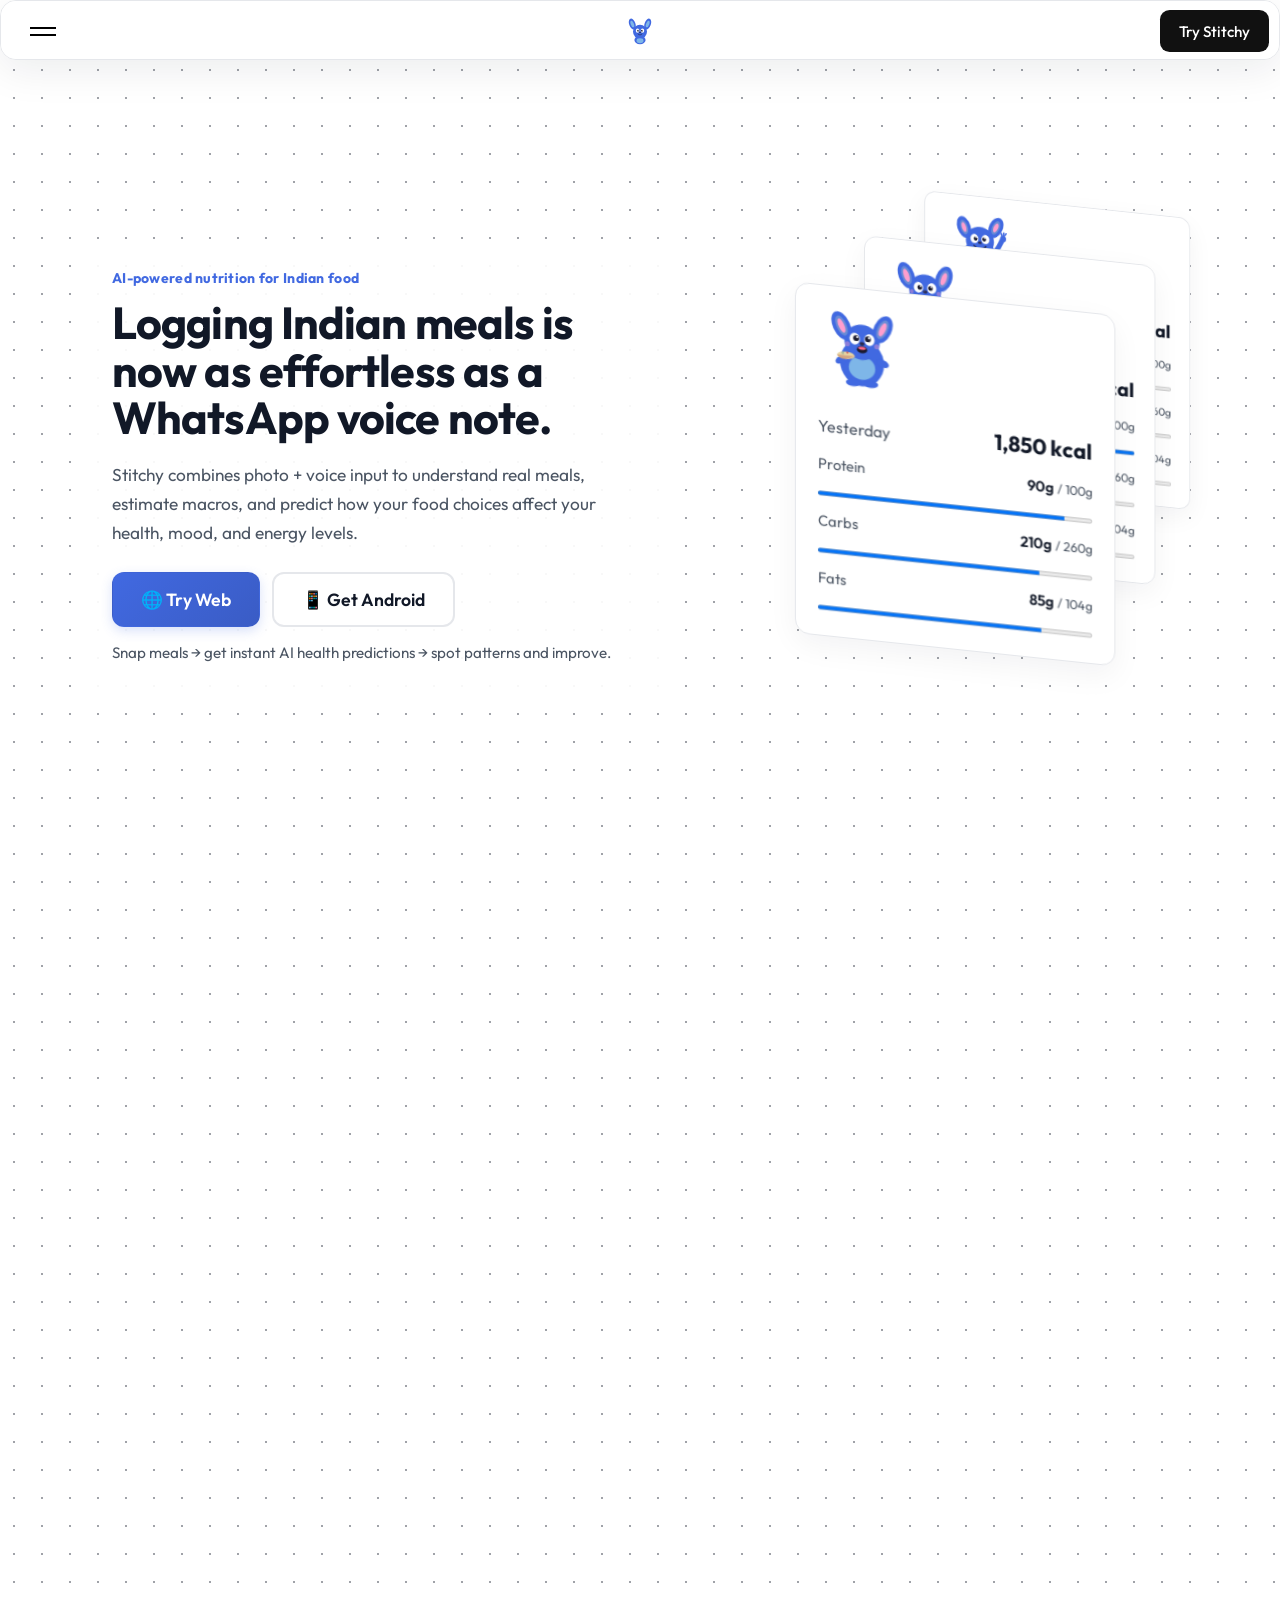
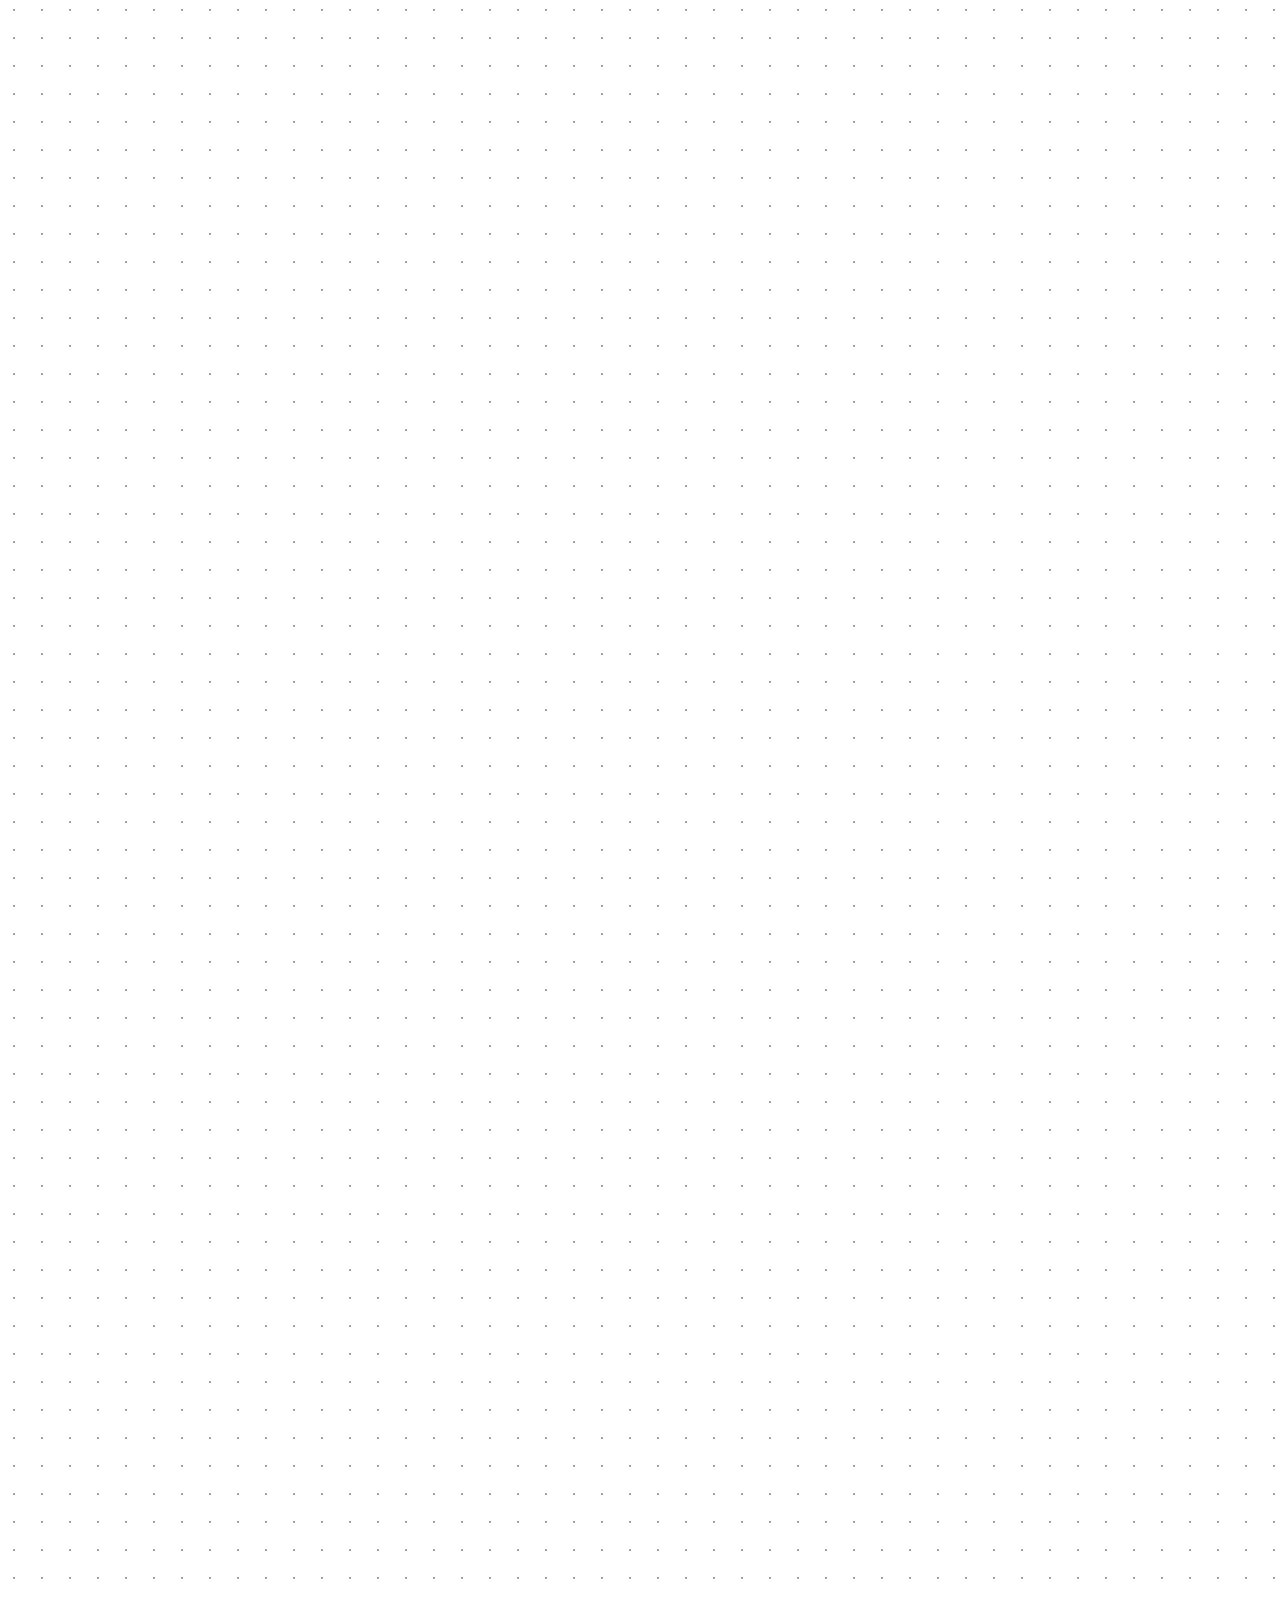
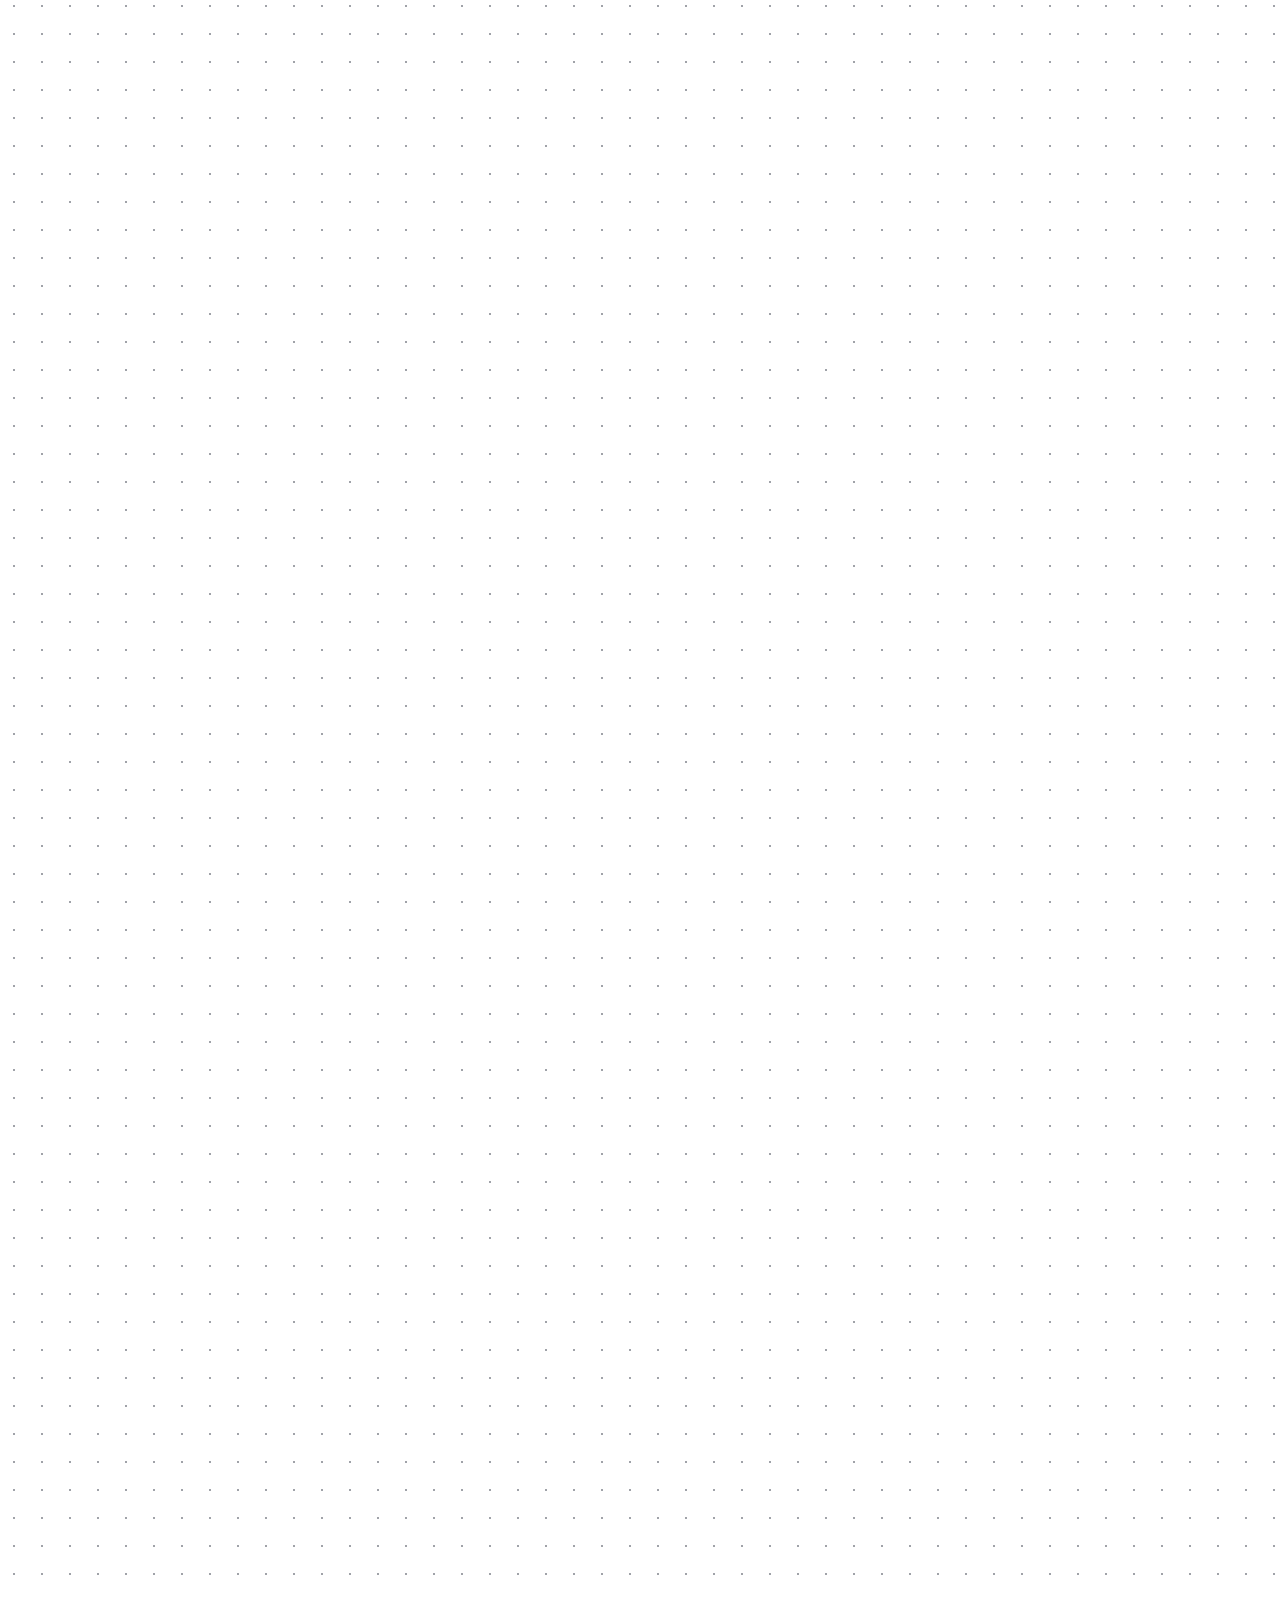
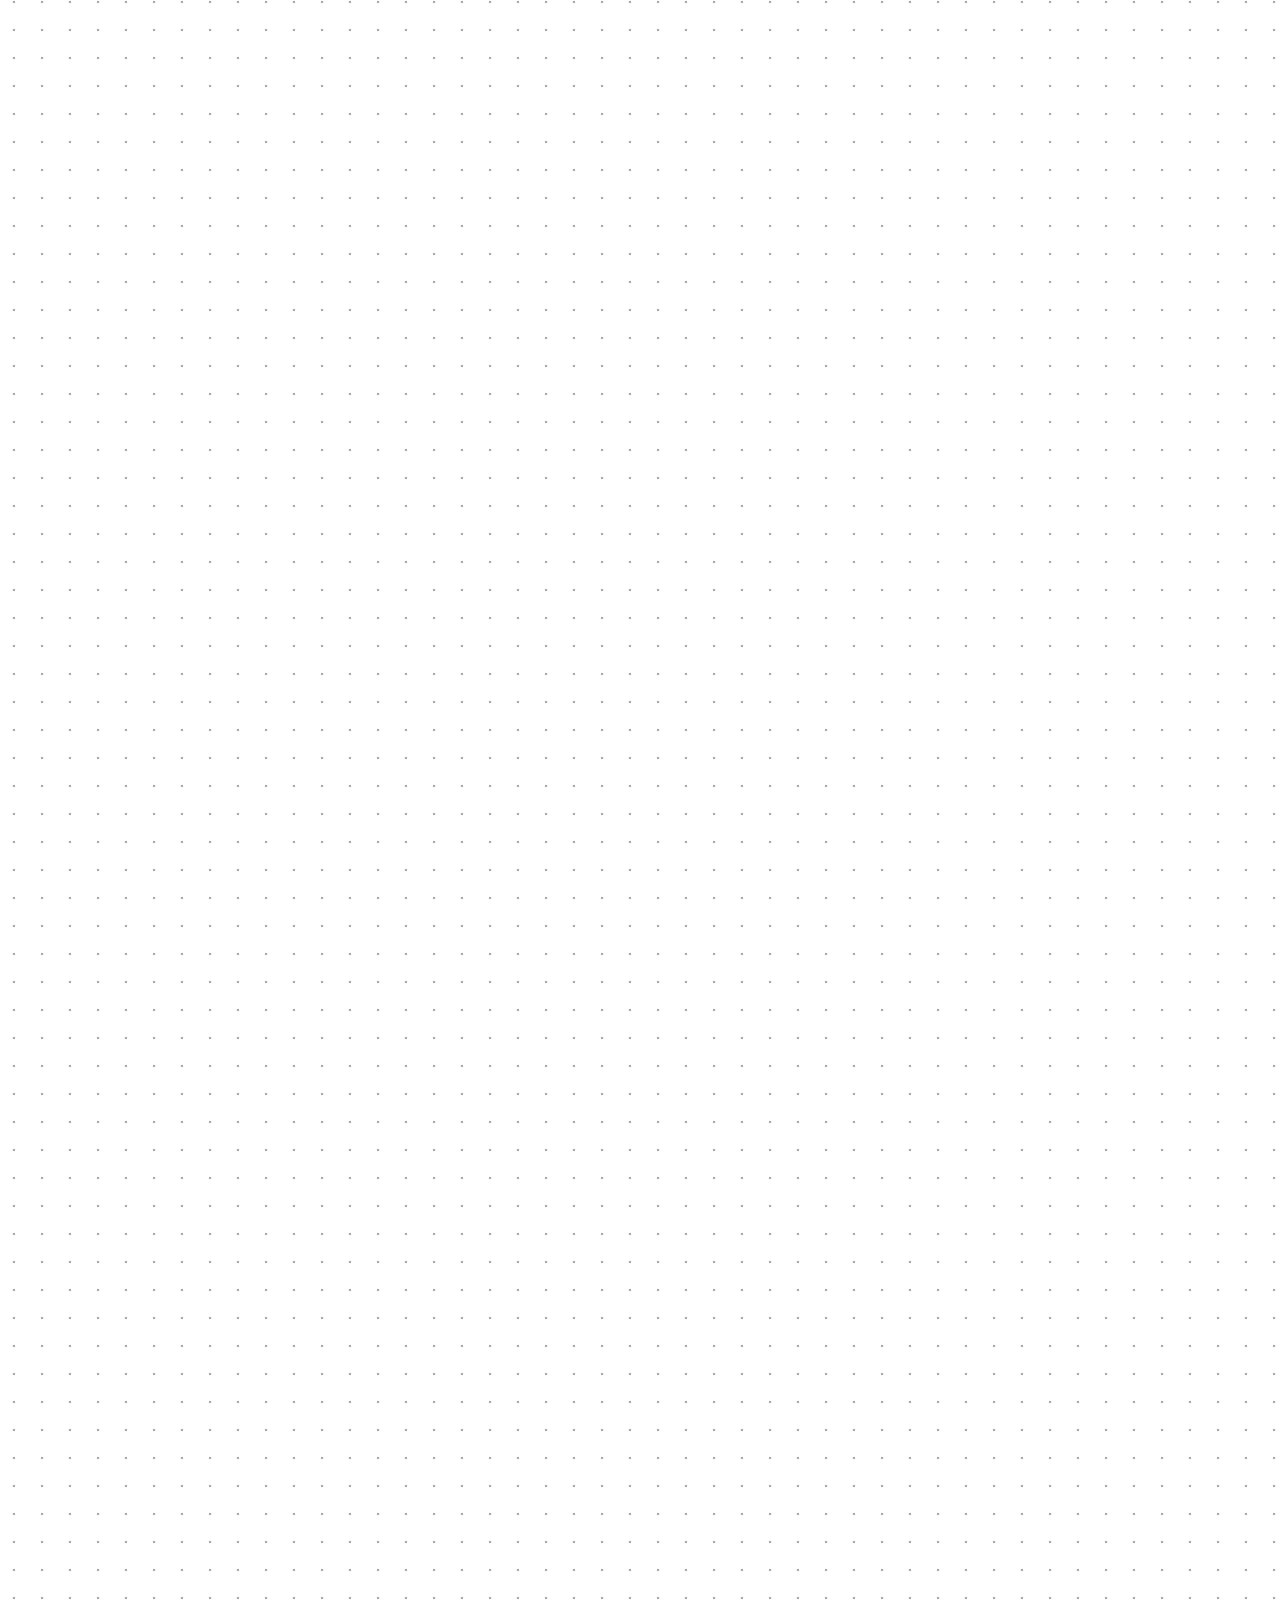
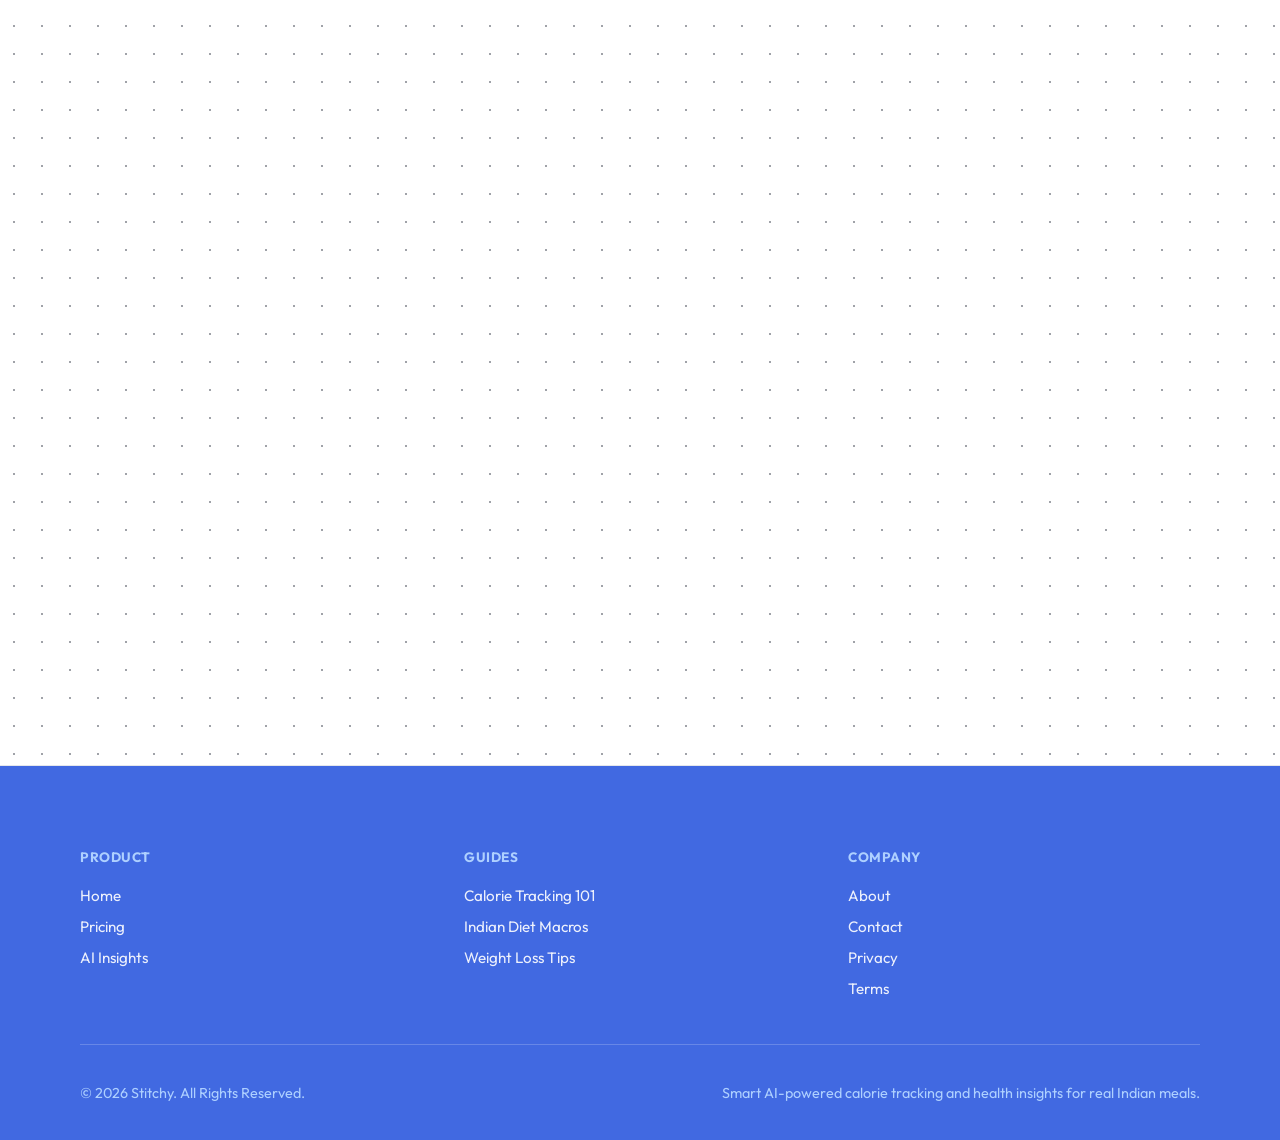
<file: index.html>
<!doctype html>
<html lang="en">

<head>
  <meta charset="UTF-8" />
  <meta name="viewport" content="width=device-width, initial-scale=1.0" />
  <title>Stitchy — AI-Powered Indian Calorie Tracker with Health Insights</title>
  <link rel="icon" href="./mascots/logo.svg" type="image/svg+xml" />
  <meta name="description"
    content="Stitchy uses multimodal AI to track Indian meals, predict health trends, forecast mood & energy, and deliver actionable nutrition insights — just snap and speak." />
  <link rel="preconnect" href="https://fonts.googleapis.com" />
  <link rel="preconnect" href="https://fonts.gstatic.com" crossorigin />
  <link href="https://fonts.googleapis.com/css2?family=Outfit:wght@300;400;500;600;700;800&display=swap"
    rel="stylesheet" />
  <script src="https://cdnjs.cloudflare.com/ajax/libs/gsap/3.12.2/gsap.min.js"></script>
  <link rel="stylesheet" href="./styles.css?v=1775018997530" />
</head>

<body>

  <!-- BEGIN:NAV -->
<div class="card-nav-container">
    <nav class="card-nav" id="globalNav" style="background-color: #fff;">
        <div class="card-nav-top">
            <div class="hamburger-menu" id="hamburgerMenu" role="button" aria-label="Open menu" tabindex="0"
                style="color: #000;">
                <div class="hamburger-line"></div>
                <div class="hamburger-line"></div>
            </div>

            <a class="logo-container" href="./index.html" style="text-decoration:none;">
                <img src="./mascots/logo.svg" alt="Stitchy Logo" class="logo" />
            </a>

            <a href="https://stitchycalorie.vercel.app" class="card-nav-cta-button"
                style="background-color: #111; color: white; display: flex; text-decoration: none;">Try Stitchy</a>
        </div>

        <div class="card-nav-content" id="cardNavContent" aria-hidden="true">
            <div class="nav-card" style="background-color: #f3f4f6; color: #111827;">
                <div class="nav-card-label">Product</div>
                <div class="nav-card-links">

                    <a class="nav-card-link" href="./index.html">
                        <svg stroke="currentColor" fill="currentColor" stroke-width="0" viewBox="0 0 24 24"
                            class="nav-card-link-icon" height="1em" width="1em" xmlns="http://www.w3.org/2000/svg">
                            <path d="M10 20v-6h4v6h5v-8h3L12 3 2 12h3v8z"></path>
                        </svg>
                        Home
                    </a>
                    <a class="nav-card-link" href="./index.html#how">
                        <svg stroke="currentColor" fill="currentColor" stroke-width="0" viewBox="0 0 24 24"
                            class="nav-card-link-icon" height="1em" width="1em" xmlns="http://www.w3.org/2000/svg">
                            <path d="M12 4l-1.41 1.41L16.17 11H4v2h12.17l-5.58 5.59L12 20l8-8z"></path>
                        </svg>
                        How it Works
                    </a>
                    <a class="nav-card-link" href="./index.html#features">
                        <svg stroke="currentColor" fill="currentColor" stroke-width="0" viewBox="0 0 24 24"
                            class="nav-card-link-icon" height="1em" width="1em" xmlns="http://www.w3.org/2000/svg">
                            <path d="M12 4l-1.41 1.41L16.17 11H4v2h12.17l-5.58 5.59L12 20l8-8z"></path>
                        </svg>
                        Features
                    </a>
                    <a class="nav-card-link" href="./index.html#insights">
                        <svg stroke="currentColor" fill="currentColor" stroke-width="0" viewBox="0 0 24 24"
                            class="nav-card-link-icon" height="1em" width="1em" xmlns="http://www.w3.org/2000/svg">
                            <path d="M12 4l-1.41 1.41L16.17 11H4v2h12.17l-5.58 5.59L12 20l8-8z"></path>
                        </svg>
                        AI Insights
                    </a>
                </div>
            </div>
            <div class="nav-card" style="background-color: #e5e7eb; color: #111827;">
                <div class="nav-card-label">Company</div>
                <div class="nav-card-links">
                    <a class="nav-card-link" href="./about.html">
                        <svg stroke="currentColor" fill="currentColor" stroke-width="0" viewBox="0 0 24 24"
                            class="nav-card-link-icon" height="1em" width="1em" xmlns="http://www.w3.org/2000/svg">
                            <path d="M12 4l-1.41 1.41L16.17 11H4v2h12.17l-5.58 5.59L12 20l8-8z"></path>
                        </svg>
                        About Us
                    </a>
                    <a class="nav-card-link" href="./contact.html">
                        <svg stroke="currentColor" fill="currentColor" stroke-width="0" viewBox="0 0 24 24"
                            class="nav-card-link-icon" height="1em" width="1em" xmlns="http://www.w3.org/2000/svg">
                            <path d="M12 4l-1.41 1.41L16.17 11H4v2h12.17l-5.58 5.59L12 20l8-8z"></path>
                        </svg>
                        Contact
                    </a>
                    <a class="nav-card-link" href="./pricing.html">
                        <svg stroke="currentColor" fill="currentColor" stroke-width="0" viewBox="0 0 24 24"
                            class="nav-card-link-icon" height="1em" width="1em" xmlns="http://www.w3.org/2000/svg">
                            <path d="M12 4l-1.41 1.41L16.17 11H4v2h12.17l-5.58 5.59L12 20l8-8z"></path>
                        </svg>
                        Pricing
                    </a>
                </div>
            </div>
            <div class="nav-card" style="background-color: #f9fafb; color: #111827;">
                <div class="nav-card-label">Legal</div>
                <div class="nav-card-links">
                    <a class="nav-card-link" href="./privacy.html">
                        <svg stroke="currentColor" fill="currentColor" stroke-width="0" viewBox="0 0 24 24"
                            class="nav-card-link-icon" height="1em" width="1em" xmlns="http://www.w3.org/2000/svg">
                            <path d="M12 4l-1.41 1.41L16.17 11H4v2h12.17l-5.58 5.59L12 20l8-8z"></path>
                        </svg>
                        Privacy Policy
                    </a>
                    <a class="nav-card-link" href="./terms.html">
                        <svg stroke="currentColor" fill="currentColor" stroke-width="0" viewBox="0 0 24 24"
                            class="nav-card-link-icon" height="1em" width="1em" xmlns="http://www.w3.org/2000/svg">
                            <path d="M12 4l-1.41 1.41L16.17 11H4v2h12.17l-5.58 5.59L12 20l8-8z"></path>
                        </svg>
                        Terms of Service
                    </a>
                </div>
            </div>
        </div>
    </nav>
</div>
  <!-- END:NAV -->


  <main id="top">
    <!-- ===== HERO ===== -->
    <section class="hero reveal-on-scroll">
      <div class="container hero-grid">
        <div class="hero-copy">
          <p class="kicker">AI-powered nutrition for Indian food</p>
          <h1 style="font-size: clamp(2rem, 3.5vw, 3.2rem);">Logging Indian meals is now as effortless as a WhatsApp
            voice note.</h1>
          <p class="hero-text">
            Stitchy combines photo + voice input to understand real meals, estimate macros, and predict how your food
            choices affect your health, mood, and energy levels.
          </p>
          <div class="hero-actions" style="gap: 12px;">
            <a class="btn btn-primary" href="https://stitchycalorie.vercel.app"
              style="font-size:1.1rem; padding: 14px 28px;">🌐 Try Web</a>
            <a class="btn btn-secondary" href="./coming-soon.html"
              style="font-size:1.1rem; padding: 14px 28px; border: 2px solid var(--border); background: #fff;">📱 Get
              Android</a>
          </div>
          <p class="hero-subtext">Snap meals → get instant AI health predictions → spot patterns and improve.</p>
        </div>
        <div class="card-swap-wrapper">
          <div class="card-swap-container">
            <!-- Card 1 -->
            <div class="card hero-card">
              <img src="./mascots/waving.svg" alt="Stitchy mascot waving" class="mascot float-anim" />
              <div class="stat">
                <span>Today</span>
                <strong>1,420 kcal</strong>
              </div>
              <div class="bars">
                <div>
                  <div style="display: flex; justify-content: space-between; align-items: center; margin-bottom: 6px;">
                    <label style="margin: 0;">Protein</label>
                    <div style="font-size: 0.92rem; font-weight: 600; color: var(--text);">75g <span
                        style="font-weight: 400; color: var(--text-muted); font-size: 0.8rem;">/ 100g</span></div>
                  </div>
                  <progress value="75" max="100"></progress>
                </div>
                <div>
                  <div style="display: flex; justify-content: space-between; align-items: center; margin-bottom: 6px;">
                    <label style="margin: 0;">Carbs</label>
                    <div style="font-size: 0.92rem; font-weight: 600; color: var(--text);">160g <span
                        style="font-weight: 400; color: var(--text-muted); font-size: 0.8rem;">/ 260g</span></div>
                  </div>
                  <progress value="160" max="260"></progress>
                </div>
                <div>
                  <div style="display: flex; justify-content: space-between; align-items: center; margin-bottom: 6px;">
                    <label style="margin: 0;">Fats</label>
                    <div style="font-size: 0.92rem; font-weight: 600; color: var(--text);">50g <span
                        style="font-weight: 400; color: var(--text-muted); font-size: 0.8rem;">/ 104g</span></div>
                  </div>
                  <progress value="50" max="104"></progress>
                </div>
              </div>
            </div>

            <!-- Card 2 -->
            <div class="card hero-card">
              <img src="./mascots/eating.svg" alt="Stitchy mascot eating" class="mascot float-anim" />
              <div class="stat">
                <span>Yesterday</span>
                <strong>1,850 kcal</strong>
              </div>
              <div class="bars">
                <div>
                  <div style="display: flex; justify-content: space-between; align-items: center; margin-bottom: 6px;">
                    <label style="margin: 0;">Protein</label>
                    <div style="font-size: 0.92rem; font-weight: 600; color: var(--text);">90g <span
                        style="font-weight: 400; color: var(--text-muted); font-size: 0.8rem;">/ 100g</span></div>
                  </div>
                  <progress value="90" max="100"></progress>
                </div>
                <div>
                  <div style="display: flex; justify-content: space-between; align-items: center; margin-bottom: 6px;">
                    <label style="margin: 0;">Carbs</label>
                    <div style="font-size: 0.92rem; font-weight: 600; color: var(--text);">210g <span
                        style="font-weight: 400; color: var(--text-muted); font-size: 0.8rem;">/ 260g</span></div>
                  </div>
                  <progress value="210" max="260"></progress>
                </div>
                <div>
                  <div style="display: flex; justify-content: space-between; align-items: center; margin-bottom: 6px;">
                    <label style="margin: 0;">Fats</label>
                    <div style="font-size: 0.92rem; font-weight: 600; color: var(--text);">85g <span
                        style="font-weight: 400; color: var(--text-muted); font-size: 0.8rem;">/ 104g</span></div>
                  </div>
                  <progress value="85" max="104"></progress>
                </div>
              </div>
            </div>

            <!-- Card 3 -->
            <div class="card hero-card">
              <img src="./mascots/happy.svg" alt="Stitchy mascot happy" class="mascot float-anim" />
              <div class="stat">
                <span>Tuesday</span>
                <strong>1,620 kcal</strong>
              </div>
              <div class="bars">
                <div>
                  <div style="display: flex; justify-content: space-between; align-items: center; margin-bottom: 6px;">
                    <label style="margin: 0;">Protein</label>
                    <div style="font-size: 0.92rem; font-weight: 600; color: var(--text);">100g <span
                        style="font-weight: 400; color: var(--text-muted); font-size: 0.8rem;">/ 100g</span></div>
                  </div>
                  <progress value="100" max="100"></progress>
                </div>
                <div>
                  <div style="display: flex; justify-content: space-between; align-items: center; margin-bottom: 6px;">
                    <label style="margin: 0;">Carbs</label>
                    <div style="font-size: 0.92rem; font-weight: 600; color: var(--text);">190g <span
                        style="font-weight: 400; color: var(--text-muted); font-size: 0.8rem;">/ 260g</span></div>
                  </div>
                  <progress value="190" max="260"></progress>
                </div>
                <div>
                  <div style="display: flex; justify-content: space-between; align-items: center; margin-bottom: 6px;">
                    <label style="margin: 0;">Fats</label>
                    <div style="font-size: 0.92rem; font-weight: 600; color: var(--text);">60g <span
                        style="font-weight: 400; color: var(--text-muted); font-size: 0.8rem;">/ 104g</span></div>
                  </div>
                  <progress value="60" max="104"></progress>
                </div>
              </div>
            </div>
          </div>
        </div>
      </div>
    </section>

    <!-- ===== ORIGINALITY SHOWCASE ===== -->
    <section id="originality" class="section reveal-on-scroll">
      <div class="container">
        <div style="text-align: center; margin-bottom: 48px;">
          <h2 style="font-size: clamp(1.8rem, 3vw, 2.8rem);">Uniquely Built for You ✨</h2>
          <p class="section-lead" style="margin: 12px auto 0; max-width: 60ch;">
            Witness how Stitchy stands out. Every component is crafted to deliver a unique, seamless, and original
            experience tailored to tracking Indian meals.
          </p>
        </div>

        <div class="originality-grid">
          <div class="originality-card reveal-on-scroll">
            <div class="originality-img-wrapper">
              <img src="./image.png" alt="Stitchy App Interface 1" class="originality-img" />
            </div>
          </div>
          <div class="originality-card reveal-on-scroll" style="transition-delay: 0.1s">
            <div class="originality-img-wrapper">
              <img src="./image copy.png" alt="Stitchy App Interface 2" class="originality-img" />
            </div>
          </div>
          <div class="originality-card reveal-on-scroll" style="transition-delay: 0.2s">
            <div class="originality-img-wrapper">
              <img src="./image copy 2.png" alt="Stitchy App Interface 3" class="originality-img" />
            </div>
          </div>
          <div class="originality-card reveal-on-scroll" style="transition-delay: 0.3s">
            <div class="originality-img-wrapper">
              <img src="./image copy 3.png" alt="Stitchy App Interface 4" class="originality-img" />
            </div>
          </div>
          <div class="originality-card reveal-on-scroll" style="transition-delay: 0.4s">
            <div class="originality-img-wrapper">
              <img src="./image copy 4.png" alt="Stitchy App Interface 5" class="originality-img" />
            </div>
          </div>
          <div class="originality-card reveal-on-scroll" style="transition-delay: 0.5s">
            <div class="originality-img-wrapper">
              <img src="./image copy 5.png" alt="Stitchy App Interface 6" class="originality-img" />
            </div>
          </div>
        </div>
      </div>
    </section>

    <!-- ===== WHY WE BUILT STITCHY ===== -->
    <section class="section founder-story reveal-on-scroll">
      <div class="container insight-wrap" style="align-items: center;">
        <div class="founder-images" style="display:flex; justify-content:center;">
          <img src="./mascots/logo.svg" alt="Stitchy mascot" class="round-img float-anim"
            style="background:#fff; padding:30px; border-radius:30px; box-shadow:var(--shadow); width: 220px;" />
        </div>
        <div>
          <h2 style="font-size: 2.2rem; margin-bottom: 20px;">Why we built Stitchy 🇮🇳</h2>
          <p style="color: var(--text-muted); line-height: 1.7; font-size: 1.1rem; margin-bottom: 16px;">
            Tracking Indian food on traditional apps like MyFitnessPal is incredibly frustrating.
          </p>
          <p style="color: var(--text-muted); line-height: 1.7; font-size: 1.05rem; margin-bottom: 16px;">
            Western trackers fail to account for hidden ghee, cooking oils, and the vast complexity of an Indian Thali.
            You end up searching for "1 katori dal" and picking a random option that is wildly inaccurate.
          </p>
          <p style="color: var(--text-muted); line-height: 1.7; font-size: 1.05rem;">
            We wanted to create a tracker that felt <strong>incredible to use</strong>—as easy as taking a photo and
            leaving a quick voice note about what you ate. The AI does all the heavy lifting.
          </p>
        </div>
      </div>
    </section>

    <!-- ===== HOW IT WORKS ===== -->
    <section id="how" class="section reveal-on-scroll">
      <div class="container">
        <div
          style="display: flex; align-items: center; justify-content: space-between; flex-wrap: wrap; gap: 20px; margin-bottom: 24px;">
          <div>
            <h2>How Stitchy works</h2>
            <p class="section-lead" style="margin-bottom: 0;">A simple 3-step flow designed to keep logging fast and
              consistent.</p>
          </div>
          <img src="./mascots/eating.svg" alt="Stitchy mascot eating" class="float-anim" style="width: 80px;" />
        </div>
        <div class="grid-3">
          <article class="card reveal-on-scroll" style="transition-delay: 0.1s">
            <img src="./mascots/step1.png" alt="Snap your meal mockup"
              style="width: 100%; height: 140px; object-fit: cover; border-radius: 8px; margin-bottom: 20px; border: 1px solid var(--border);" />
            <span class="step">01</span>
            <h3>Snap your meal</h3>
            <p>Capture your plate from camera or gallery in seconds.</p>
          </article>
          <article class="card reveal-on-scroll" style="transition-delay: 0.2s">
            <img src="./mascots/step2.png" alt="Speak context mockup"
              style="width: 100%; height: 140px; object-fit: cover; border-radius: 8px; margin-bottom: 20px; border: 1px solid var(--border);" />
            <span class="step">02</span>
            <h3>Speak context</h3>
            <p>Tell Stitchy what matters: portion size, oil/ghee, and ingredients.</p>
          </article>
          <article class="card reveal-on-scroll" style="transition-delay: 0.3s">
            <img src="./mascots/step3.png" alt="Get nutrition instantly mockup"
              style="width: 100%; height: 140px; object-fit: cover; border-radius: 8px; margin-bottom: 20px; border: 1px solid var(--border);" />
            <span class="step">03</span>
            <h3>Get nutrition instantly</h3>
            <p>See calories and macros, then save directly into your daily journal.</p>
          </article>
        </div>
      </div>
    </section>

    <!-- ===== AI INSIGHTS — EXPANDED CORE FEATURE ===== -->
    <section id="insights" class="section reveal-on-scroll">
      <div class="container">
        <div style="text-align: center; margin-bottom: 16px;">
          <p class="kicker" style="font-size: 0.9rem;">THE CORE FEATURE</p>
          <h2 style="font-size: clamp(1.8rem, 3vw, 2.8rem);">AI-Powered Health Insights 🧠</h2>
          <p class="section-lead" style="margin: 16px auto 0; max-width: 60ch; text-align: center;">
            Stitchy doesn't just count calories. It uses your food data to predict how your meals impact your health,
            mood, and energy — turning every logged plate into a data point for smarter living.
          </p>
        </div>

        <!-- 3-Card Feature Grid -->
        <div class="insights-grid">
          <article class="insight-feature-card reveal-on-scroll" style="transition-delay: 0.1s">
            <div class="ifc-icon health-icon">
              <svg width="32" height="32" viewBox="0 0 24 24" fill="none" stroke="currentColor" stroke-width="2"
                stroke-linecap="round" stroke-linejoin="round">
                <path d="M22 12h-4l-3 9L9 3l-3 9H2" />
              </svg>
            </div>
            <h3>Health Score Predictor</h3>
            <p class="ifc-desc">Every day, Stitchy calculates a dynamic <strong>Health Score (0–100)</strong> based on
              your meal composition, micronutrient balance, and dietary consistency.</p>
            <ul class="ifc-details">
              <li><strong>Nutrient density analysis</strong> — Are you getting enough iron, fiber, vitamins from your
                dal, sabzi, and greens?</li>
              <li><strong>Pattern recognition</strong> — Tracks how your score trends over 7-day and 30-day rolling
                windows</li>
              <li><strong>Explainable AI</strong> — Every score comes with a plain-English summary: <em>"Score dropped
                  because of low protein and excess refined carbs yesterday"</em></li>
            </ul>
            <div class="ifc-demo-badge">
              <span>Your Health Score</span>
              <strong>78 / 100</strong>
            </div>
          </article>

          <article class="insight-feature-card reveal-on-scroll" style="transition-delay: 0.2s">
            <div class="ifc-icon mood-icon">
              <svg width="32" height="32" viewBox="0 0 24 24" fill="none" stroke="currentColor" stroke-width="2"
                stroke-linecap="round" stroke-linejoin="round">
                <circle cx="12" cy="12" r="10" />
                <path d="M8 14s1.5 2 4 2 4-2 4-2" />
                <line x1="9" y1="9" x2="9.01" y2="9" />
                <line x1="15" y1="9" x2="15.01" y2="9" />
              </svg>
            </div>
            <h3>Mood & Energy Forecasting</h3>
            <p class="ifc-desc">The AI correlates your food choices with self-reported mood and energy check-ins,
              discovering <strong>patterns you can't see yourself</strong>.</p>
            <ul class="ifc-details">
              <li><strong>Post-meal energy tracking</strong> — Log how you feel after meals; AI finds the foods that
                drain or boost you</li>
              <li><strong>Sugar crash detection</strong> — Identifies meals that cause afternoon energy crashes from
                refined carb spikes</li>
              <li><strong>Weekly mood reports</strong> — Visual charts showing the correlation between your diet and
                emotional well-being</li>
            </ul>
            <div class="ifc-demo-badge mood-badge">
              <span>Afternoon Energy</span>
              <strong>↑ 23% this week</strong>
            </div>
          </article>

          <article class="insight-feature-card reveal-on-scroll" style="transition-delay: 0.3s">
            <div class="ifc-icon reco-icon">
              <svg width="32" height="32" viewBox="0 0 24 24" fill="none" stroke="currentColor" stroke-width="2"
                stroke-linecap="round" stroke-linejoin="round">
                <polygon
                  points="12 2 15.09 8.26 22 9.27 17 14.14 18.18 21.02 12 17.77 5.82 21.02 7 14.14 2 9.27 8.91 8.26 12 2" />
              </svg>
            </div>
            <h3>Smart Recommendations</h3>
            <p class="ifc-desc">Instead of generic diet advice, Stitchy delivers <strong>hyper-personalised, actionable
                suggestions</strong> based on YOUR actual food logs.</p>
            <ul class="ifc-details">
              <li><strong>Contextual nudges</strong> — <em>"Your energy dips when you skip protein at lunch. Try adding
                  paneer or dal."</em></li>
              <li><strong>Macro balancing</strong> — Suggests swaps to hit your protein/fat/carb targets without
                changing your cooking style</li>
              <li><strong>Progressive improvement</strong> — Recommendations evolve as more data is logged, getting
                smarter every week</li>
            </ul>
            <div class="ifc-demo-badge reco-badge">
              <span>This week's insight</span>
              <strong>+12g protein/day needed</strong>
            </div>
          </article>
        </div>

        <!-- How the AI Works — Process Strip -->
        <div class="ai-process-strip reveal-on-scroll" style="transition-delay: 0.2s">
          <h3 style="text-align: center; margin-bottom: 24px; font-size: 1.15rem;">How the AI generates your insights
          </h3>
          <div class="process-steps">
            <div class="process-step">
              <div class="ps-number">1</div>
              <p><strong>Log meals</strong> with photo + voice context daily</p>
            </div>
            <div class="process-arrow">→</div>
            <div class="process-step">
              <div class="ps-number">2</div>
              <p><strong>AI analyses</strong> nutrients, patterns, and dietary quality</p>
            </div>
            <div class="process-arrow">→</div>
            <div class="process-step">
              <div class="ps-number">3</div>
              <p><strong>Predictions generated</strong> for health score, mood, and energy</p>
            </div>
            <div class="process-arrow">→</div>
            <div class="process-step">
              <div class="ps-number">4</div>
              <p><strong>Smart suggestions</strong> delivered to improve your next meal</p>
            </div>
          </div>
        </div>

        <!-- Future Vision: Wearables Banner -->
        <div class="vision-banner reveal-on-scroll" style="transition-delay: 0.3s">
          <div class="vision-content">
            <span class="vision-badge">COMING SOON</span>
            <h3>The future: Wearable-powered insights ⌚</h3>
            <p>We're building integrations with smartwatches and fitness bands to make Stitchy's AI even smarter.
              When your food data meets your body data, the predictions become incredibly precise.</p>
            <ul class="vision-list">
              <li>
                <strong>Sleep quality correlation</strong>
                <span>Discover how late-night meals affect your deep sleep cycles</span>
              </li>
              <li>
                <strong>Activity-adjusted calorie targets</strong>
                <span>Auto-adjust your daily budget based on actual calories burned</span>
              </li>
              <li>
                <strong>Heart rate & stress patterns</strong>
                <span>Correlate food choices with resting heart rate and stress levels</span>
              </li>
              <li>
                <strong>Holistic health dashboard</strong>
                <span>One unified view of food + sleep + activity + mood for total wellness</span>
              </li>
            </ul>
          </div>
          <div class="vision-visual">
            <img src="./mascots/happy.svg" alt="Stitchy happy about wearables" class="float-anim"
              style="width: 120px;" />
            <div class="vision-data-points">
              <span class="vdp">💤 Sleep: 7.2h</span>
              <span class="vdp">🔥 Burned: 2,180 kcal</span>
              <span class="vdp">🏃 Steps: 8,450</span>
              <span class="vdp">❤️ Resting HR: 62 bpm</span>
            </div>
          </div>
        </div>
      </div>
    </section>



    <!-- ===== FAQ ===== -->
    <section class="section faq reveal-on-scroll">
      <div class="container insight-wrap">
        <div>
          <h2>FAQ</h2>
          <div class="faq-list">
            <details>
              <summary>Is Stitchy only for weight loss?</summary>
              <p>No. Stitchy supports lose, maintain, and gain goals with profile-based calorie and macro targets.</p>
            </details>
            <details>
              <summary>Can I log meals without speaking?</summary>
              <p>Yes. You can scan with image only, though voice context can improve estimate quality.</p>
            </details>
            <details>
              <summary>Does Stitchy support Indian cuisine well?</summary>
              <p>Yes. The nutrition analysis flow is optimized for Indian dishes, portions, and cooking context.</p>
            </details>
            <details>
              <summary>How accurate are the AI health predictions?</summary>
              <p>The predictions improve over time as you log more meals. With 7+ days of data, the health score and
                mood patterns become highly reliable. The AI always explains its reasoning so you stay in control.</p>
            </details>
            <details>
              <summary>When will wearable integration be available?</summary>
              <p>We're actively building Apple Watch and Google Fit integrations. Early access will roll out to Pro
                subscribers first. Join the waitlist to be notified.</p>
            </details>
          </div>
        </div>
        <div class="insight-card reveal-on-scroll"
          style="transition-delay: 0.2s; display: flex; justify-content: center; align-items: center; background: transparent; border: none; box-shadow: none;">
          <img src="./mascots/sleeping.svg" alt="Stitchy mascot sleeping" class="float-anim" style="width: 140px;" />
        </div>
      </div>
    </section>

    <!-- ===== CTA ===== -->
    <section id="cta" class="section cta reveal-on-scroll">
      <div class="container cta-box">
        <img src="./mascots/surfing.svg" alt="Stitchy mascot surfing" class="float-anim" />
        <div>
          <h2>Build better food habits with Stitchy.</h2>
          <p>Start logging meals in minutes and get AI-powered health insights every day.</p>
        </div>
        <div style="display: flex; gap: 12px; flex-wrap: wrap;">
          <a class="btn btn-primary btn-lg" href="https://stitchycalorie.vercel.app">🌐 Try Web</a>
          <a class="btn btn-secondary btn-lg" href="./coming-soon.html"
            style="border: 2px solid var(--border); background: #fff;">📱 Get Android</a>
        </div>
      </div>
    </section>
  </main>

  <!-- BEGIN:FOOTER -->
<footer class="site-footer" style="background: #4169e1; color: white;">
    <div class="container">
        <div class="footer-grid">
            <div class="col">
                <h4 class="footer-heading">PRODUCT</h4>
                <a href="./index.html" class="footer-link">Home</a>
                <a href="./pricing.html" class="footer-link">Pricing</a>
                <a href="./index.html#insights" class="footer-link">AI Insights</a>
            </div>
            <div class="col">
                <h4 class="footer-heading">GUIDES</h4>
                <a href="#" class="footer-link">Calorie Tracking 101</a>
                <a href="#" class="footer-link">Indian Diet Macros</a>
                <a href="#" class="footer-link">Weight Loss Tips</a>
            </div>
            <div class="col">
                <h4 class="footer-heading">COMPANY</h4>
                <a href="./about.html" class="footer-link">About</a>
                <a href="./contact.html" class="footer-link">Contact</a>
                <a href="./privacy.html" class="footer-link">Privacy</a>
                <a href="./terms.html" class="footer-link">Terms</a>
            </div>
        </div>
        <div class="footer-row footer-bottom">
            <p>&copy; <span id="year"></span> Stitchy. All Rights Reserved.</p>
            <p>Smart AI-powered calorie tracking and health insights for real Indian meals.</p>
        </div>
    </div>
</footer>
  <!-- END:FOOTER -->

  <script src="./script.js?v=1775018997530"></script>
</body>

</html>
</file>
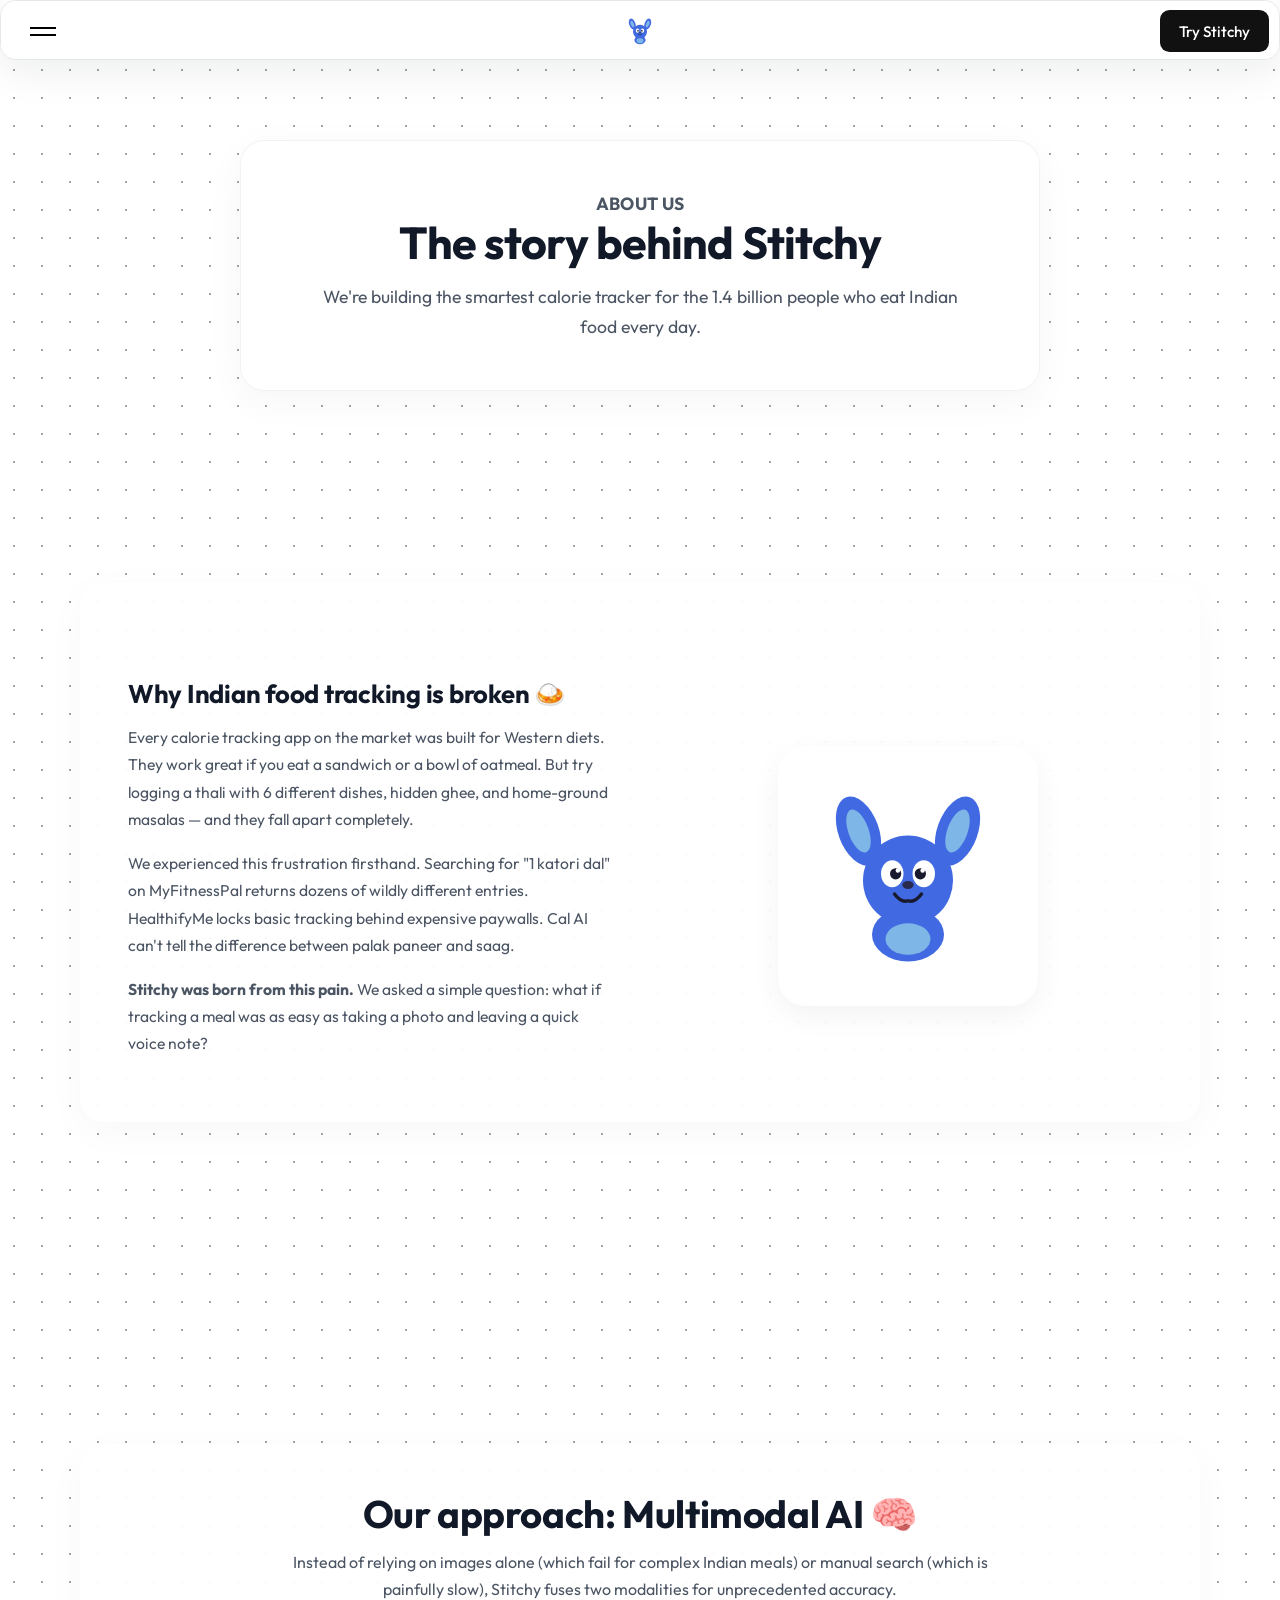
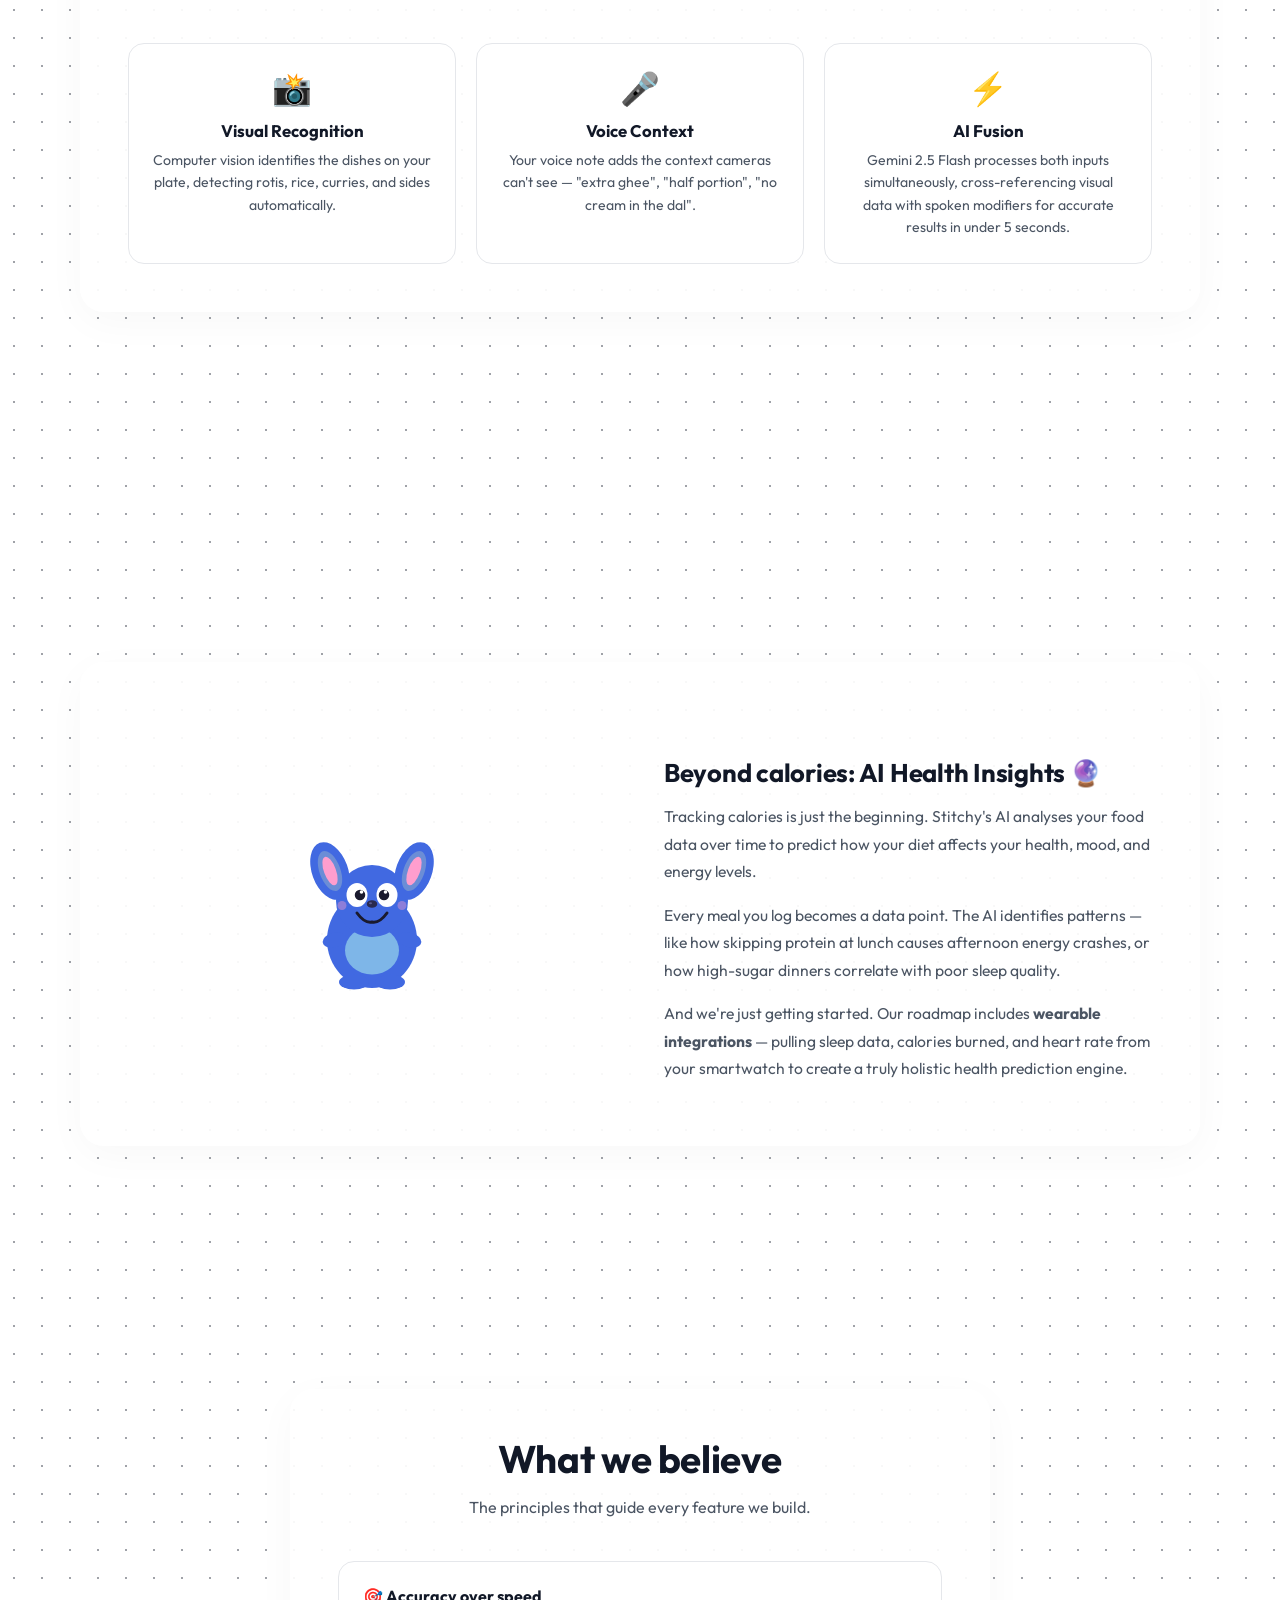
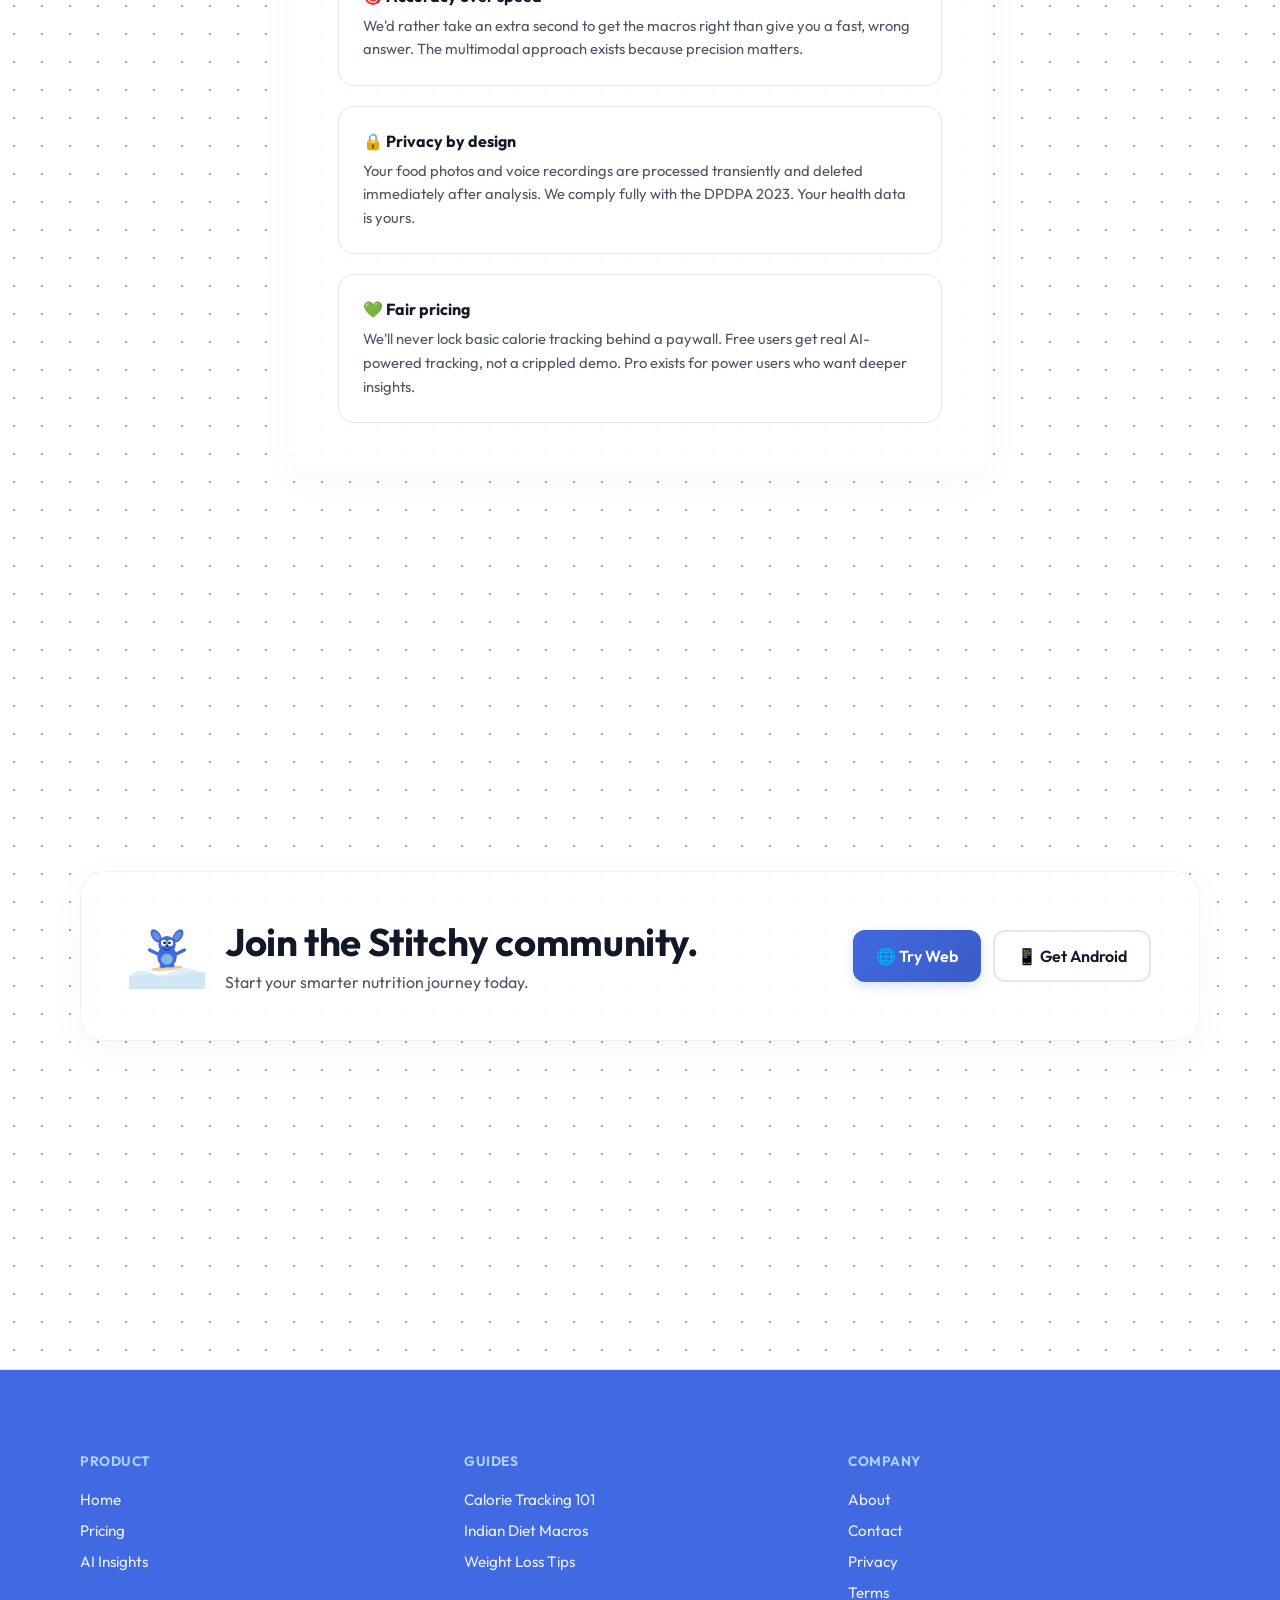
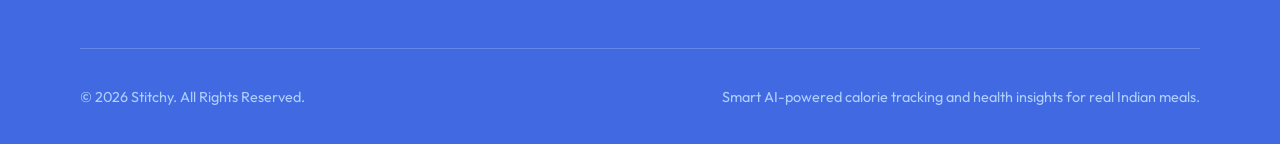
<file: about.html>
<!doctype html>
<html lang="en">

<head>
    <meta charset="UTF-8" />
    <meta name="viewport" content="width=device-width, initial-scale=1.0" />
    <title>About — Stitchy | Our Mission & Story</title>
    <link rel="icon" href="./mascots/logo.svg" type="image/svg+xml" />
    <meta name="description"
        content="Learn about Stitchy's mission to make calorie tracking effortless for Indian meals using multimodal AI — our story, technology, and vision." />
    <link rel="preconnect" href="https://fonts.googleapis.com" />
    <link rel="preconnect" href="https://fonts.gstatic.com" crossorigin />
    <link href="https://fonts.googleapis.com/css2?family=Outfit:wght@300;400;500;600;700;800&display=swap"
        rel="stylesheet" />
    <script src="https://cdnjs.cloudflare.com/ajax/libs/gsap/3.12.2/gsap.min.js"></script>
    <link rel="stylesheet" href="./styles.css?v=1775018997530" />
</head>

<body>

    <!-- BEGIN:NAV -->
<div class="card-nav-container">
    <nav class="card-nav" id="globalNav" style="background-color: #fff;">
        <div class="card-nav-top">
            <div class="hamburger-menu" id="hamburgerMenu" role="button" aria-label="Open menu" tabindex="0"
                style="color: #000;">
                <div class="hamburger-line"></div>
                <div class="hamburger-line"></div>
            </div>

            <a class="logo-container" href="./index.html" style="text-decoration:none;">
                <img src="./mascots/logo.svg" alt="Stitchy Logo" class="logo" />
            </a>

            <a href="https://stitchycalorie.vercel.app" class="card-nav-cta-button"
                style="background-color: #111; color: white; display: flex; text-decoration: none;">Try Stitchy</a>
        </div>

        <div class="card-nav-content" id="cardNavContent" aria-hidden="true">
            <div class="nav-card" style="background-color: #f3f4f6; color: #111827;">
                <div class="nav-card-label">Product</div>
                <div class="nav-card-links">

                    <a class="nav-card-link" href="./index.html">
                        <svg stroke="currentColor" fill="currentColor" stroke-width="0" viewBox="0 0 24 24"
                            class="nav-card-link-icon" height="1em" width="1em" xmlns="http://www.w3.org/2000/svg">
                            <path d="M10 20v-6h4v6h5v-8h3L12 3 2 12h3v8z"></path>
                        </svg>
                        Home
                    </a>
                    <a class="nav-card-link" href="./index.html#how">
                        <svg stroke="currentColor" fill="currentColor" stroke-width="0" viewBox="0 0 24 24"
                            class="nav-card-link-icon" height="1em" width="1em" xmlns="http://www.w3.org/2000/svg">
                            <path d="M12 4l-1.41 1.41L16.17 11H4v2h12.17l-5.58 5.59L12 20l8-8z"></path>
                        </svg>
                        How it Works
                    </a>
                    <a class="nav-card-link" href="./index.html#features">
                        <svg stroke="currentColor" fill="currentColor" stroke-width="0" viewBox="0 0 24 24"
                            class="nav-card-link-icon" height="1em" width="1em" xmlns="http://www.w3.org/2000/svg">
                            <path d="M12 4l-1.41 1.41L16.17 11H4v2h12.17l-5.58 5.59L12 20l8-8z"></path>
                        </svg>
                        Features
                    </a>
                    <a class="nav-card-link" href="./index.html#insights">
                        <svg stroke="currentColor" fill="currentColor" stroke-width="0" viewBox="0 0 24 24"
                            class="nav-card-link-icon" height="1em" width="1em" xmlns="http://www.w3.org/2000/svg">
                            <path d="M12 4l-1.41 1.41L16.17 11H4v2h12.17l-5.58 5.59L12 20l8-8z"></path>
                        </svg>
                        AI Insights
                    </a>
                </div>
            </div>
            <div class="nav-card" style="background-color: #e5e7eb; color: #111827;">
                <div class="nav-card-label">Company</div>
                <div class="nav-card-links">
                    <a class="nav-card-link" href="./about.html">
                        <svg stroke="currentColor" fill="currentColor" stroke-width="0" viewBox="0 0 24 24"
                            class="nav-card-link-icon" height="1em" width="1em" xmlns="http://www.w3.org/2000/svg">
                            <path d="M12 4l-1.41 1.41L16.17 11H4v2h12.17l-5.58 5.59L12 20l8-8z"></path>
                        </svg>
                        About Us
                    </a>
                    <a class="nav-card-link" href="./contact.html">
                        <svg stroke="currentColor" fill="currentColor" stroke-width="0" viewBox="0 0 24 24"
                            class="nav-card-link-icon" height="1em" width="1em" xmlns="http://www.w3.org/2000/svg">
                            <path d="M12 4l-1.41 1.41L16.17 11H4v2h12.17l-5.58 5.59L12 20l8-8z"></path>
                        </svg>
                        Contact
                    </a>
                    <a class="nav-card-link" href="./pricing.html">
                        <svg stroke="currentColor" fill="currentColor" stroke-width="0" viewBox="0 0 24 24"
                            class="nav-card-link-icon" height="1em" width="1em" xmlns="http://www.w3.org/2000/svg">
                            <path d="M12 4l-1.41 1.41L16.17 11H4v2h12.17l-5.58 5.59L12 20l8-8z"></path>
                        </svg>
                        Pricing
                    </a>
                </div>
            </div>
            <div class="nav-card" style="background-color: #f9fafb; color: #111827;">
                <div class="nav-card-label">Legal</div>
                <div class="nav-card-links">
                    <a class="nav-card-link" href="./privacy.html">
                        <svg stroke="currentColor" fill="currentColor" stroke-width="0" viewBox="0 0 24 24"
                            class="nav-card-link-icon" height="1em" width="1em" xmlns="http://www.w3.org/2000/svg">
                            <path d="M12 4l-1.41 1.41L16.17 11H4v2h12.17l-5.58 5.59L12 20l8-8z"></path>
                        </svg>
                        Privacy Policy
                    </a>
                    <a class="nav-card-link" href="./terms.html">
                        <svg stroke="currentColor" fill="currentColor" stroke-width="0" viewBox="0 0 24 24"
                            class="nav-card-link-icon" height="1em" width="1em" xmlns="http://www.w3.org/2000/svg">
                            <path d="M12 4l-1.41 1.41L16.17 11H4v2h12.17l-5.58 5.59L12 20l8-8z"></path>
                        </svg>
                        Terms of Service
                    </a>
                </div>
            </div>
        </div>
    </nav>
</div>
  <!-- END:NAV -->


    <main>
        <section class="page-hero">
            <div class="container">
                <p class="kicker">ABOUT US</p>
                <h1>The story behind Stitchy</h1>
                <p>We're building the smartest calorie tracker for the 1.4 billion people who eat Indian food every day.
                </p>
            </div>
        </section>

        <!-- Mission -->
        <section class="section">
            <div class="container">
                <div class="about-grid">
                    <div class="about-text">
                        <h2>Why Indian food tracking is broken 🍛</h2>
                        <p>
                            Every calorie tracking app on the market was built for Western diets. They work great if you
                            eat a
                            sandwich or a bowl of oatmeal. But try logging a thali with 6 different dishes, hidden ghee,
                            and
                            home-ground masalas — and they fall apart completely.
                        </p>
                        <p>
                            We experienced this frustration firsthand. Searching for "1 katori dal" on MyFitnessPal
                            returns dozens of
                            wildly different entries. HealthifyMe locks basic tracking behind expensive paywalls. Cal AI
                            can't tell the
                            difference between palak paneer and saag.
                        </p>
                        <p>
                            <strong>Stitchy was born from this pain.</strong> We asked a simple question: what if
                            tracking a meal was
                            as easy as taking a photo and leaving a quick voice note?
                        </p>
                    </div>
                    <div class="about-visual">
                        <img src="./mascots/logo.svg" alt="Stitchy mascot"
                            style="background: #fff; padding: 40px; box-shadow: var(--shadow);" />
                    </div>
                </div>
            </div>
        </section>

        <!-- Our Approach -->
        <section class="section">
            <div class="container">
                <div style="text-align: center; margin-bottom: 40px;">
                    <h2>Our approach: Multimodal AI 🧠</h2>
                    <p class="section-lead" style="margin: 12px auto 0; text-align: center;">
                        Instead of relying on images alone (which fail for complex Indian meals) or manual search (which
                        is
                        painfully slow), Stitchy fuses two modalities for unprecedented accuracy.
                    </p>
                </div>
                <div class="tech-grid">
                    <div class="tech-card">
                        <div class="tech-icon">📸</div>
                        <h4>Visual Recognition</h4>
                        <p>Computer vision identifies the dishes on your plate, detecting rotis, rice, curries, and
                            sides
                            automatically.</p>
                    </div>
                    <div class="tech-card">
                        <div class="tech-icon">🎤</div>
                        <h4>Voice Context</h4>
                        <p>Your voice note adds the context cameras can't see — "extra ghee", "half portion", "no cream
                            in the
                            dal".</p>
                    </div>
                    <div class="tech-card">
                        <div class="tech-icon">⚡</div>
                        <h4>AI Fusion</h4>
                        <p>Gemini 2.5 Flash processes both inputs simultaneously, cross-referencing visual data with
                            spoken
                            modifiers for accurate results in under 5 seconds.</p>
                    </div>
                </div>
            </div>
        </section>

        <!-- AI Insights Vision -->
        <section class="section">
            <div class="container">
                <div class="about-grid">
                    <div class="about-visual" style="order: -1;">
                        <img src="./mascots/happy.svg" alt="Stitchy happy" class="float-anim"
                            style="max-width: 180px; background: transparent; box-shadow: none;" />
                    </div>
                    <div class="about-text">
                        <h2>Beyond calories: AI Health Insights 🔮</h2>
                        <p>
                            Tracking calories is just the beginning. Stitchy's AI analyses your food data over time to
                            predict how
                            your diet affects your health, mood, and energy levels.
                        </p>
                        <p>
                            Every meal you log becomes a data point. The AI identifies patterns — like how skipping
                            protein at lunch
                            causes afternoon energy crashes, or how high-sugar dinners correlate with poor sleep
                            quality.
                        </p>
                        <p>
                            And we're just getting started. Our roadmap includes <strong>wearable integrations</strong>
                            — pulling
                            sleep data, calories burned, and heart rate from your smartwatch to create a truly holistic
                            health
                            prediction engine.
                        </p>
                    </div>
                </div>
            </div>
        </section>

        <!-- Values -->
        <section class="section">
            <div class="container" style="max-width: 700px; text-align: center;">
                <h2>What we believe</h2>
                <p class="section-lead" style="text-align: center; margin: 12px auto 40px;">The principles that guide
                    every
                    feature we build.</p>
                <div style="display: grid; gap: 20px; text-align: left;">
                    <div style="background: #fff; border: 1px solid var(--border); border-radius: 16px; padding: 24px; transition: transform 0.3s; cursor: default;"
                        onmouseover="this.style.transform='translateY(-3px)'"
                        onmouseout="this.style.transform='translateY(0)'">
                        <h4 style="margin: 0 0 8px;">🎯 Accuracy over speed</h4>
                        <p style="color: var(--text-muted); margin: 0; line-height: 1.6; font-size: 0.92rem;">We'd
                            rather take an
                            extra second to get the macros right than give you a fast, wrong answer. The multimodal
                            approach exists
                            because precision matters.</p>
                    </div>
                    <div style="background: #fff; border: 1px solid var(--border); border-radius: 16px; padding: 24px; transition: transform 0.3s; cursor: default;"
                        onmouseover="this.style.transform='translateY(-3px)'"
                        onmouseout="this.style.transform='translateY(0)'">
                        <h4 style="margin: 0 0 8px;">🔒 Privacy by design</h4>
                        <p style="color: var(--text-muted); margin: 0; line-height: 1.6; font-size: 0.92rem;">Your food
                            photos and
                            voice recordings are processed transiently and deleted immediately after analysis. We comply
                            fully with
                            the DPDPA 2023. Your health data is yours.</p>
                    </div>
                    <div style="background: #fff; border: 1px solid var(--border); border-radius: 16px; padding: 24px; transition: transform 0.3s; cursor: default;"
                        onmouseover="this.style.transform='translateY(-3px)'"
                        onmouseout="this.style.transform='translateY(0)'">
                        <h4 style="margin: 0 0 8px;">💚 Fair pricing</h4>
                        <p style="color: var(--text-muted); margin: 0; line-height: 1.6; font-size: 0.92rem;">We'll
                            never lock
                            basic calorie tracking behind a paywall. Free users get real AI-powered tracking, not a
                            crippled demo.
                            Pro exists for power users who want deeper insights.</p>
                    </div>
                </div>
            </div>
        </section>

        <!-- CTA -->
        <section class="section cta">
            <div class="container cta-box">
                <img src="./mascots/surfing.svg" alt="Stitchy mascot surfing" class="float-anim" />
                <div>
                    <h2>Join the Stitchy community.</h2>
                    <p>Start your smarter nutrition journey today.</p>
                </div>
                <div style="display: flex; gap: 12px; flex-wrap: wrap;">
                    <a class="btn btn-primary btn-lg" href="https://stitchycalorie.vercel.app">🌐 Try Web</a>
                    <a class="btn btn-secondary btn-lg" href="./coming-soon.html"
                        style="border: 2px solid var(--border); background: #fff;">📱 Get Android</a>
                </div>
            </div>
        </section>
    </main>

    <!-- BEGIN:FOOTER -->
<footer class="site-footer" style="background: #4169e1; color: white;">
    <div class="container">
        <div class="footer-grid">
            <div class="col">
                <h4 class="footer-heading">PRODUCT</h4>
                <a href="./index.html" class="footer-link">Home</a>
                <a href="./pricing.html" class="footer-link">Pricing</a>
                <a href="./index.html#insights" class="footer-link">AI Insights</a>
            </div>
            <div class="col">
                <h4 class="footer-heading">GUIDES</h4>
                <a href="#" class="footer-link">Calorie Tracking 101</a>
                <a href="#" class="footer-link">Indian Diet Macros</a>
                <a href="#" class="footer-link">Weight Loss Tips</a>
            </div>
            <div class="col">
                <h4 class="footer-heading">COMPANY</h4>
                <a href="./about.html" class="footer-link">About</a>
                <a href="./contact.html" class="footer-link">Contact</a>
                <a href="./privacy.html" class="footer-link">Privacy</a>
                <a href="./terms.html" class="footer-link">Terms</a>
            </div>
        </div>
        <div class="footer-row footer-bottom">
            <p>&copy; <span id="year"></span> Stitchy. All Rights Reserved.</p>
            <p>Smart AI-powered calorie tracking and health insights for real Indian meals.</p>
        </div>
    </div>
</footer>
  <!-- END:FOOTER -->

    <script src="./script.js?v=1775018997530"></script>
</body>

</html>
</file>
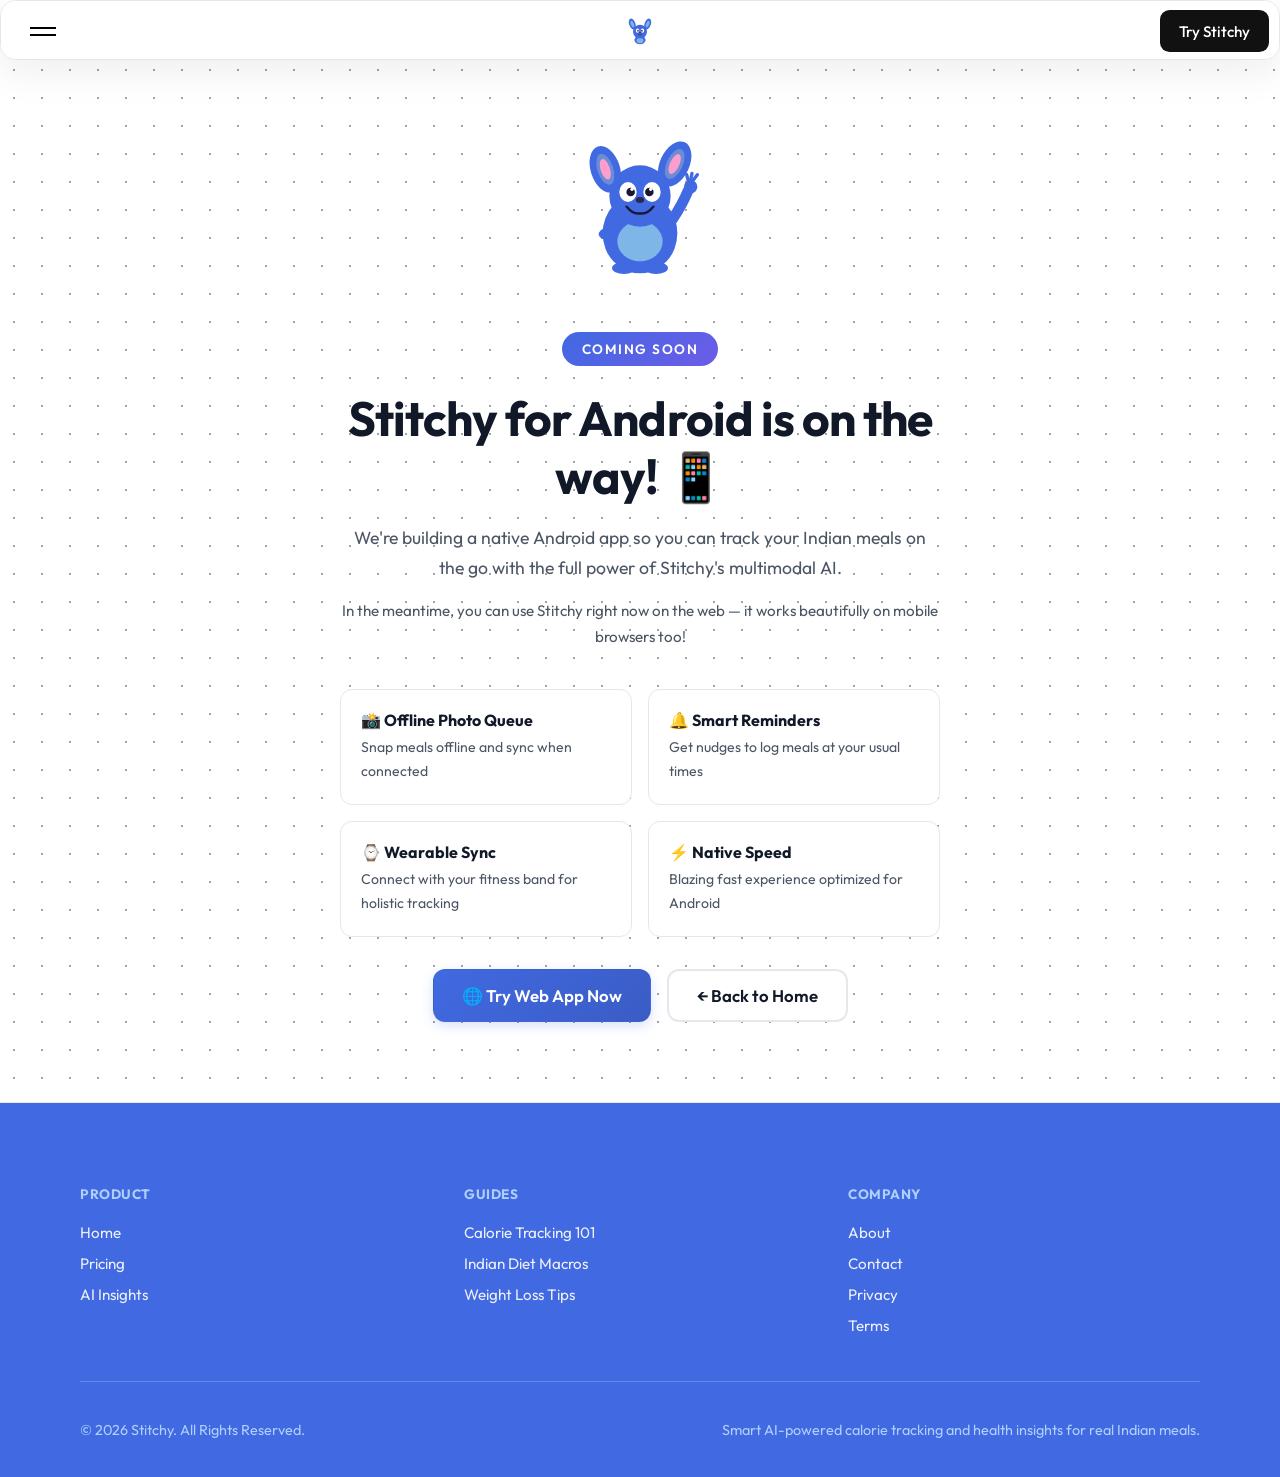
<file: coming-soon.html>
<!doctype html>
<html lang="en">

<head>
    <meta charset="UTF-8" />
    <meta name="viewport" content="width=device-width, initial-scale=1.0" />
    <title>Android App Coming Soon — Stitchy</title>
    <link rel="icon" href="./mascots/logo.svg" type="image/svg+xml" />
    <meta name="description"
        content="The Stitchy Android app is coming soon! Track Indian meals with AI on your Android device. Get notified when it launches." />
    <link rel="preconnect" href="https://fonts.googleapis.com" />
    <link rel="preconnect" href="https://fonts.gstatic.com" crossorigin />
    <link href="https://fonts.googleapis.com/css2?family=Outfit:wght@300;400;500;600;700;800&display=swap"
        rel="stylesheet" />
    <script src="https://cdnjs.cloudflare.com/ajax/libs/gsap/3.12.2/gsap.min.js"></script>
    <link rel="stylesheet" href="./styles.css?v=1775018997530" />
    <style>
        .coming-soon-hero {
            min-height: 70vh;
            display: flex;
            align-items: center;
            justify-content: center;
            text-align: center;
            padding: 80px 20px;
        }

        .coming-soon-content {
            max-width: 600px;
            margin: 0 auto;
        }

        .coming-soon-badge {
            display: inline-block;
            background: linear-gradient(135deg, #4169e1, #6c5ce7);
            color: white;
            padding: 8px 20px;
            border-radius: 50px;
            font-size: 0.85rem;
            font-weight: 600;
            letter-spacing: 1.5px;
            text-transform: uppercase;
            margin-bottom: 24px;
            animation: pulse-badge 2s ease-in-out infinite;
        }

        @keyframes pulse-badge {

            0%,
            100% {
                transform: scale(1);
                opacity: 1;
            }

            50% {
                transform: scale(1.05);
                opacity: 0.9;
            }
        }

        .coming-soon-content h1 {
            font-size: clamp(2rem, 4vw, 3rem);
            margin-bottom: 16px;
            line-height: 1.2;
        }

        .coming-soon-content p {
            color: var(--text-muted);
            font-size: 1.1rem;
            line-height: 1.7;
            margin-bottom: 12px;
        }

        .coming-soon-mascot {
            width: 160px;
            margin: 0 auto 32px;
            animation: float 3s ease-in-out infinite;
        }

        @keyframes float {

            0%,
            100% {
                transform: translateY(0);
            }

            50% {
                transform: translateY(-12px);
            }
        }

        .coming-soon-actions {
            display: flex;
            gap: 16px;
            justify-content: center;
            margin-top: 32px;
            flex-wrap: wrap;
        }

        .android-features {
            display: grid;
            grid-template-columns: repeat(auto-fit, minmax(200px, 1fr));
            gap: 16px;
            margin-top: 40px;
            text-align: left;
        }

        .android-feature {
            background: #fff;
            border: 1px solid var(--border);
            border-radius: 12px;
            padding: 20px;
            transition: transform 0.3s;
        }

        .android-feature:hover {
            transform: translateY(-3px);
        }

        .android-feature h4 {
            margin: 0 0 6px;
            font-size: 1rem;
        }

        .android-feature p {
            margin: 0;
            font-size: 0.88rem;
            color: var(--text-muted);
        }
    </style>
</head>

<body>

    <!-- BEGIN:NAV -->
<div class="card-nav-container">
    <nav class="card-nav" id="globalNav" style="background-color: #fff;">
        <div class="card-nav-top">
            <div class="hamburger-menu" id="hamburgerMenu" role="button" aria-label="Open menu" tabindex="0"
                style="color: #000;">
                <div class="hamburger-line"></div>
                <div class="hamburger-line"></div>
            </div>

            <a class="logo-container" href="./index.html" style="text-decoration:none;">
                <img src="./mascots/logo.svg" alt="Stitchy Logo" class="logo" />
            </a>

            <a href="https://stitchycalorie.vercel.app" class="card-nav-cta-button"
                style="background-color: #111; color: white; display: flex; text-decoration: none;">Try Stitchy</a>
        </div>

        <div class="card-nav-content" id="cardNavContent" aria-hidden="true">
            <div class="nav-card" style="background-color: #f3f4f6; color: #111827;">
                <div class="nav-card-label">Product</div>
                <div class="nav-card-links">

                    <a class="nav-card-link" href="./index.html">
                        <svg stroke="currentColor" fill="currentColor" stroke-width="0" viewBox="0 0 24 24"
                            class="nav-card-link-icon" height="1em" width="1em" xmlns="http://www.w3.org/2000/svg">
                            <path d="M10 20v-6h4v6h5v-8h3L12 3 2 12h3v8z"></path>
                        </svg>
                        Home
                    </a>
                    <a class="nav-card-link" href="./index.html#how">
                        <svg stroke="currentColor" fill="currentColor" stroke-width="0" viewBox="0 0 24 24"
                            class="nav-card-link-icon" height="1em" width="1em" xmlns="http://www.w3.org/2000/svg">
                            <path d="M12 4l-1.41 1.41L16.17 11H4v2h12.17l-5.58 5.59L12 20l8-8z"></path>
                        </svg>
                        How it Works
                    </a>
                    <a class="nav-card-link" href="./index.html#features">
                        <svg stroke="currentColor" fill="currentColor" stroke-width="0" viewBox="0 0 24 24"
                            class="nav-card-link-icon" height="1em" width="1em" xmlns="http://www.w3.org/2000/svg">
                            <path d="M12 4l-1.41 1.41L16.17 11H4v2h12.17l-5.58 5.59L12 20l8-8z"></path>
                        </svg>
                        Features
                    </a>
                    <a class="nav-card-link" href="./index.html#insights">
                        <svg stroke="currentColor" fill="currentColor" stroke-width="0" viewBox="0 0 24 24"
                            class="nav-card-link-icon" height="1em" width="1em" xmlns="http://www.w3.org/2000/svg">
                            <path d="M12 4l-1.41 1.41L16.17 11H4v2h12.17l-5.58 5.59L12 20l8-8z"></path>
                        </svg>
                        AI Insights
                    </a>
                </div>
            </div>
            <div class="nav-card" style="background-color: #e5e7eb; color: #111827;">
                <div class="nav-card-label">Company</div>
                <div class="nav-card-links">
                    <a class="nav-card-link" href="./about.html">
                        <svg stroke="currentColor" fill="currentColor" stroke-width="0" viewBox="0 0 24 24"
                            class="nav-card-link-icon" height="1em" width="1em" xmlns="http://www.w3.org/2000/svg">
                            <path d="M12 4l-1.41 1.41L16.17 11H4v2h12.17l-5.58 5.59L12 20l8-8z"></path>
                        </svg>
                        About Us
                    </a>
                    <a class="nav-card-link" href="./contact.html">
                        <svg stroke="currentColor" fill="currentColor" stroke-width="0" viewBox="0 0 24 24"
                            class="nav-card-link-icon" height="1em" width="1em" xmlns="http://www.w3.org/2000/svg">
                            <path d="M12 4l-1.41 1.41L16.17 11H4v2h12.17l-5.58 5.59L12 20l8-8z"></path>
                        </svg>
                        Contact
                    </a>
                    <a class="nav-card-link" href="./pricing.html">
                        <svg stroke="currentColor" fill="currentColor" stroke-width="0" viewBox="0 0 24 24"
                            class="nav-card-link-icon" height="1em" width="1em" xmlns="http://www.w3.org/2000/svg">
                            <path d="M12 4l-1.41 1.41L16.17 11H4v2h12.17l-5.58 5.59L12 20l8-8z"></path>
                        </svg>
                        Pricing
                    </a>
                </div>
            </div>
            <div class="nav-card" style="background-color: #f9fafb; color: #111827;">
                <div class="nav-card-label">Legal</div>
                <div class="nav-card-links">
                    <a class="nav-card-link" href="./privacy.html">
                        <svg stroke="currentColor" fill="currentColor" stroke-width="0" viewBox="0 0 24 24"
                            class="nav-card-link-icon" height="1em" width="1em" xmlns="http://www.w3.org/2000/svg">
                            <path d="M12 4l-1.41 1.41L16.17 11H4v2h12.17l-5.58 5.59L12 20l8-8z"></path>
                        </svg>
                        Privacy Policy
                    </a>
                    <a class="nav-card-link" href="./terms.html">
                        <svg stroke="currentColor" fill="currentColor" stroke-width="0" viewBox="0 0 24 24"
                            class="nav-card-link-icon" height="1em" width="1em" xmlns="http://www.w3.org/2000/svg">
                            <path d="M12 4l-1.41 1.41L16.17 11H4v2h12.17l-5.58 5.59L12 20l8-8z"></path>
                        </svg>
                        Terms of Service
                    </a>
                </div>
            </div>
        </div>
    </nav>
</div>
  <!-- END:NAV -->

    <main>
        <section class="coming-soon-hero">
            <div class="coming-soon-content">
                <img src="./mascots/waving.svg" alt="Stitchy mascot waving" class="coming-soon-mascot" />
                <div class="coming-soon-badge">Coming Soon</div>
                <h1>Stitchy for Android is on the way! 📱</h1>
                <p>
                    We're building a native Android app so you can track your Indian meals on the go with the full power
                    of Stitchy's multimodal AI.
                </p>
                <p style="font-size: 0.95rem;">
                    In the meantime, you can use Stitchy right now on the web — it works beautifully on mobile browsers
                    too!
                </p>

                <div class="android-features">
                    <div class="android-feature">
                        <h4>📸 Offline Photo Queue</h4>
                        <p>Snap meals offline and sync when connected</p>
                    </div>
                    <div class="android-feature">
                        <h4>🔔 Smart Reminders</h4>
                        <p>Get nudges to log meals at your usual times</p>
                    </div>
                    <div class="android-feature">
                        <h4>⌚ Wearable Sync</h4>
                        <p>Connect with your fitness band for holistic tracking</p>
                    </div>
                    <div class="android-feature">
                        <h4>⚡ Native Speed</h4>
                        <p>Blazing fast experience optimized for Android</p>
                    </div>
                </div>

                <div class="coming-soon-actions">
                    <a class="btn btn-primary" href="https://stitchycalorie.vercel.app"
                        style="font-size: 1.05rem; padding: 14px 28px;">🌐 Try Web App Now</a>
                    <a class="btn btn-secondary" href="./index.html"
                        style="font-size: 1.05rem; padding: 14px 28px; border: 2px solid var(--border);">← Back to
                        Home</a>
                </div>
            </div>
        </section>
    </main>

    <!-- BEGIN:FOOTER -->
<footer class="site-footer" style="background: #4169e1; color: white;">
    <div class="container">
        <div class="footer-grid">
            <div class="col">
                <h4 class="footer-heading">PRODUCT</h4>
                <a href="./index.html" class="footer-link">Home</a>
                <a href="./pricing.html" class="footer-link">Pricing</a>
                <a href="./index.html#insights" class="footer-link">AI Insights</a>
            </div>
            <div class="col">
                <h4 class="footer-heading">GUIDES</h4>
                <a href="#" class="footer-link">Calorie Tracking 101</a>
                <a href="#" class="footer-link">Indian Diet Macros</a>
                <a href="#" class="footer-link">Weight Loss Tips</a>
            </div>
            <div class="col">
                <h4 class="footer-heading">COMPANY</h4>
                <a href="./about.html" class="footer-link">About</a>
                <a href="./contact.html" class="footer-link">Contact</a>
                <a href="./privacy.html" class="footer-link">Privacy</a>
                <a href="./terms.html" class="footer-link">Terms</a>
            </div>
        </div>
        <div class="footer-row footer-bottom">
            <p>&copy; <span id="year"></span> Stitchy. All Rights Reserved.</p>
            <p>Smart AI-powered calorie tracking and health insights for real Indian meals.</p>
        </div>
    </div>
</footer>
  <!-- END:FOOTER -->

    <script src="./script.js?v=1775018997530"></script>
</body>

</html>
</file>
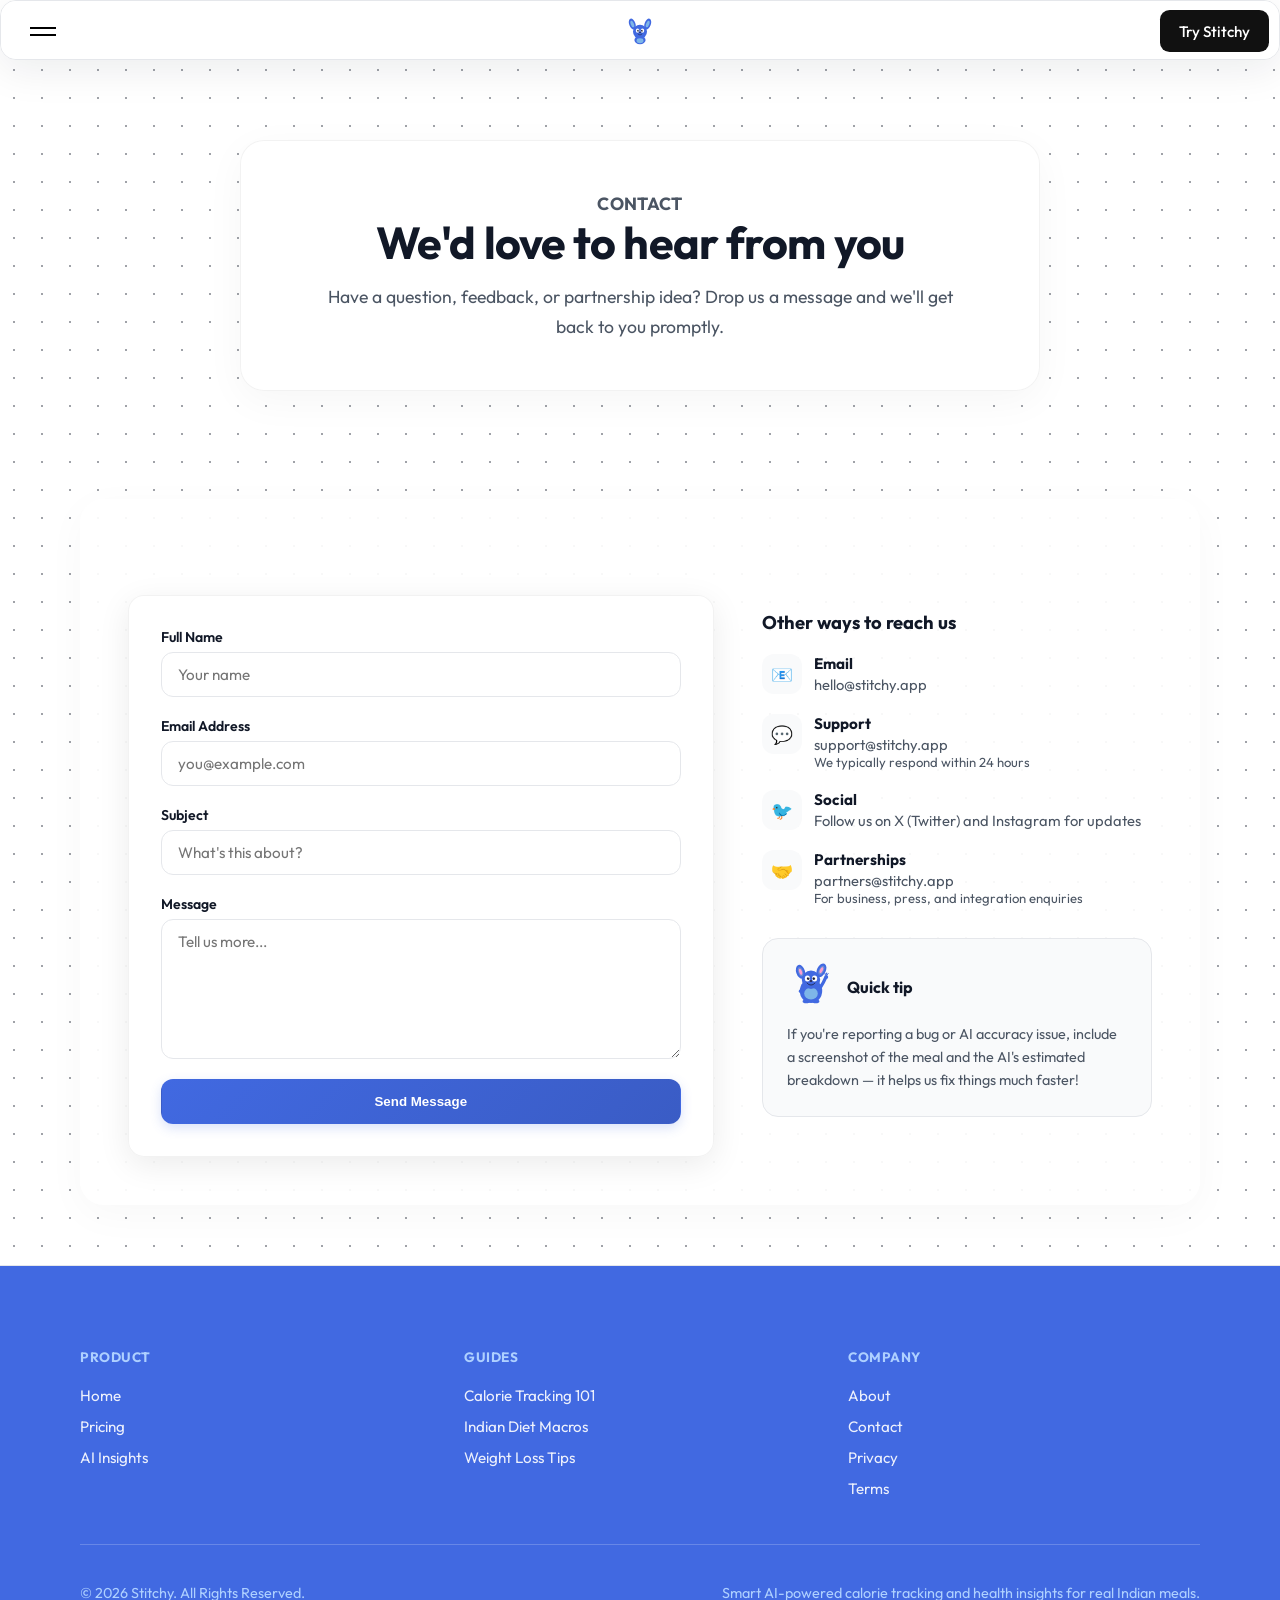
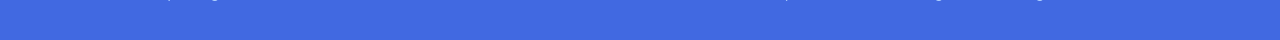
<file: contact.html>
<!doctype html>
<html lang="en">

<head>
  <meta charset="UTF-8" />
  <meta name="viewport" content="width=device-width, initial-scale=1.0" />
  <title>Contact — Stitchy | Get in Touch</title>
  <link rel="icon" href="./mascots/logo.svg" type="image/svg+xml" />
  <meta name="description"
    content="Get in touch with the Stitchy team. Questions about AI meal tracking, health insights, or anything else — we'd love to hear from you." />
  <link rel="preconnect" href="https://fonts.googleapis.com" />
  <link rel="preconnect" href="https://fonts.gstatic.com" crossorigin />
  <link href="https://fonts.googleapis.com/css2?family=Outfit:wght@300;400;500;600;700;800&display=swap"
    rel="stylesheet" />
  <script src="https://cdnjs.cloudflare.com/ajax/libs/gsap/3.12.2/gsap.min.js"></script>
  <link rel="stylesheet" href="./styles.css?v=1775018997530" />
</head>

<body>

  <!-- BEGIN:NAV -->
<div class="card-nav-container">
    <nav class="card-nav" id="globalNav" style="background-color: #fff;">
        <div class="card-nav-top">
            <div class="hamburger-menu" id="hamburgerMenu" role="button" aria-label="Open menu" tabindex="0"
                style="color: #000;">
                <div class="hamburger-line"></div>
                <div class="hamburger-line"></div>
            </div>

            <a class="logo-container" href="./index.html" style="text-decoration:none;">
                <img src="./mascots/logo.svg" alt="Stitchy Logo" class="logo" />
            </a>

            <a href="https://stitchycalorie.vercel.app" class="card-nav-cta-button"
                style="background-color: #111; color: white; display: flex; text-decoration: none;">Try Stitchy</a>
        </div>

        <div class="card-nav-content" id="cardNavContent" aria-hidden="true">
            <div class="nav-card" style="background-color: #f3f4f6; color: #111827;">
                <div class="nav-card-label">Product</div>
                <div class="nav-card-links">

                    <a class="nav-card-link" href="./index.html">
                        <svg stroke="currentColor" fill="currentColor" stroke-width="0" viewBox="0 0 24 24"
                            class="nav-card-link-icon" height="1em" width="1em" xmlns="http://www.w3.org/2000/svg">
                            <path d="M10 20v-6h4v6h5v-8h3L12 3 2 12h3v8z"></path>
                        </svg>
                        Home
                    </a>
                    <a class="nav-card-link" href="./index.html#how">
                        <svg stroke="currentColor" fill="currentColor" stroke-width="0" viewBox="0 0 24 24"
                            class="nav-card-link-icon" height="1em" width="1em" xmlns="http://www.w3.org/2000/svg">
                            <path d="M12 4l-1.41 1.41L16.17 11H4v2h12.17l-5.58 5.59L12 20l8-8z"></path>
                        </svg>
                        How it Works
                    </a>
                    <a class="nav-card-link" href="./index.html#features">
                        <svg stroke="currentColor" fill="currentColor" stroke-width="0" viewBox="0 0 24 24"
                            class="nav-card-link-icon" height="1em" width="1em" xmlns="http://www.w3.org/2000/svg">
                            <path d="M12 4l-1.41 1.41L16.17 11H4v2h12.17l-5.58 5.59L12 20l8-8z"></path>
                        </svg>
                        Features
                    </a>
                    <a class="nav-card-link" href="./index.html#insights">
                        <svg stroke="currentColor" fill="currentColor" stroke-width="0" viewBox="0 0 24 24"
                            class="nav-card-link-icon" height="1em" width="1em" xmlns="http://www.w3.org/2000/svg">
                            <path d="M12 4l-1.41 1.41L16.17 11H4v2h12.17l-5.58 5.59L12 20l8-8z"></path>
                        </svg>
                        AI Insights
                    </a>
                </div>
            </div>
            <div class="nav-card" style="background-color: #e5e7eb; color: #111827;">
                <div class="nav-card-label">Company</div>
                <div class="nav-card-links">
                    <a class="nav-card-link" href="./about.html">
                        <svg stroke="currentColor" fill="currentColor" stroke-width="0" viewBox="0 0 24 24"
                            class="nav-card-link-icon" height="1em" width="1em" xmlns="http://www.w3.org/2000/svg">
                            <path d="M12 4l-1.41 1.41L16.17 11H4v2h12.17l-5.58 5.59L12 20l8-8z"></path>
                        </svg>
                        About Us
                    </a>
                    <a class="nav-card-link" href="./contact.html">
                        <svg stroke="currentColor" fill="currentColor" stroke-width="0" viewBox="0 0 24 24"
                            class="nav-card-link-icon" height="1em" width="1em" xmlns="http://www.w3.org/2000/svg">
                            <path d="M12 4l-1.41 1.41L16.17 11H4v2h12.17l-5.58 5.59L12 20l8-8z"></path>
                        </svg>
                        Contact
                    </a>
                    <a class="nav-card-link" href="./pricing.html">
                        <svg stroke="currentColor" fill="currentColor" stroke-width="0" viewBox="0 0 24 24"
                            class="nav-card-link-icon" height="1em" width="1em" xmlns="http://www.w3.org/2000/svg">
                            <path d="M12 4l-1.41 1.41L16.17 11H4v2h12.17l-5.58 5.59L12 20l8-8z"></path>
                        </svg>
                        Pricing
                    </a>
                </div>
            </div>
            <div class="nav-card" style="background-color: #f9fafb; color: #111827;">
                <div class="nav-card-label">Legal</div>
                <div class="nav-card-links">
                    <a class="nav-card-link" href="./privacy.html">
                        <svg stroke="currentColor" fill="currentColor" stroke-width="0" viewBox="0 0 24 24"
                            class="nav-card-link-icon" height="1em" width="1em" xmlns="http://www.w3.org/2000/svg">
                            <path d="M12 4l-1.41 1.41L16.17 11H4v2h12.17l-5.58 5.59L12 20l8-8z"></path>
                        </svg>
                        Privacy Policy
                    </a>
                    <a class="nav-card-link" href="./terms.html">
                        <svg stroke="currentColor" fill="currentColor" stroke-width="0" viewBox="0 0 24 24"
                            class="nav-card-link-icon" height="1em" width="1em" xmlns="http://www.w3.org/2000/svg">
                            <path d="M12 4l-1.41 1.41L16.17 11H4v2h12.17l-5.58 5.59L12 20l8-8z"></path>
                        </svg>
                        Terms of Service
                    </a>
                </div>
            </div>
        </div>
    </nav>
</div>
  <!-- END:NAV -->


  <main>
    <section class="page-hero">
      <div class="container">
        <p class="kicker">CONTACT</p>
        <h1>We'd love to hear from you</h1>
        <p>Have a question, feedback, or partnership idea? Drop us a message and we'll get back to you promptly.
        </p>
      </div>
    </section>

    <section class="section">
      <div class="container">
        <div class="contact-grid">
          <!-- Contact Form -->
          <form class="contact-form"
            onsubmit="event.preventDefault(); alert('Thank you! We\'ll get back to you soon.');">
            <div class="form-group">
              <label for="contact-name">Full Name</label>
              <input type="text" id="contact-name" name="name" placeholder="Your name" required />
            </div>
            <div class="form-group">
              <label for="contact-email">Email Address</label>
              <input type="email" id="contact-email" name="email" placeholder="you@example.com" required />
            </div>
            <div class="form-group">
              <label for="contact-subject">Subject</label>
              <input type="text" id="contact-subject" name="subject" placeholder="What's this about?" />
            </div>
            <div class="form-group">
              <label for="contact-message">Message</label>
              <textarea id="contact-message" name="message" placeholder="Tell us more..." required></textarea>
            </div>
            <button type="submit" class="btn btn-primary" style="padding: 14px 28px;">Send Message</button>
          </form>

          <!-- Contact Info -->
          <div class="contact-info">
            <h3>Other ways to reach us</h3>

            <div class="contact-item">
              <div class="contact-item-icon">📧</div>
              <div>
                <strong>Email</strong>
                <p>hello@stitchy.app</p>
              </div>
            </div>

            <div class="contact-item">
              <div class="contact-item-icon">💬</div>
              <div>
                <strong>Support</strong>
                <p>support@stitchy.app</p>
                <p style="font-size: 0.82rem;">We typically respond within 24 hours</p>
              </div>
            </div>

            <div class="contact-item">
              <div class="contact-item-icon">🐦</div>
              <div>
                <strong>Social</strong>
                <p>Follow us on X (Twitter) and Instagram for updates</p>
              </div>
            </div>

            <div class="contact-item">
              <div class="contact-item-icon">🤝</div>
              <div>
                <strong>Partnerships</strong>
                <p>partners@stitchy.app</p>
                <p style="font-size: 0.82rem;">For business, press, and integration enquiries</p>
              </div>
            </div>

            <div
              style="margin-top: 32px; background: var(--surface); border-radius: 16px; padding: 24px; border: 1px solid var(--border);">
              <div style="display: flex; align-items: center; gap: 12px; margin-bottom: 12px;">
                <img src="./mascots/waving.svg" alt="Stitchy waving" style="width: 48px;" />
                <h4 style="margin: 0;">Quick tip</h4>
              </div>
              <p style="color: var(--text-muted); font-size: 0.9rem; line-height: 1.6; margin: 0;">
                If you're reporting a bug or AI accuracy issue, include a screenshot of the meal and the
                AI's estimated
                breakdown — it helps us fix things much faster!
              </p>
            </div>
          </div>
        </div>
      </div>
    </section>
  </main>

  <!-- BEGIN:FOOTER -->
<footer class="site-footer" style="background: #4169e1; color: white;">
    <div class="container">
        <div class="footer-grid">
            <div class="col">
                <h4 class="footer-heading">PRODUCT</h4>
                <a href="./index.html" class="footer-link">Home</a>
                <a href="./pricing.html" class="footer-link">Pricing</a>
                <a href="./index.html#insights" class="footer-link">AI Insights</a>
            </div>
            <div class="col">
                <h4 class="footer-heading">GUIDES</h4>
                <a href="#" class="footer-link">Calorie Tracking 101</a>
                <a href="#" class="footer-link">Indian Diet Macros</a>
                <a href="#" class="footer-link">Weight Loss Tips</a>
            </div>
            <div class="col">
                <h4 class="footer-heading">COMPANY</h4>
                <a href="./about.html" class="footer-link">About</a>
                <a href="./contact.html" class="footer-link">Contact</a>
                <a href="./privacy.html" class="footer-link">Privacy</a>
                <a href="./terms.html" class="footer-link">Terms</a>
            </div>
        </div>
        <div class="footer-row footer-bottom">
            <p>&copy; <span id="year"></span> Stitchy. All Rights Reserved.</p>
            <p>Smart AI-powered calorie tracking and health insights for real Indian meals.</p>
        </div>
    </div>
</footer>
  <!-- END:FOOTER -->

  <script src="./script.js?v=1775018997530"></script>
</body>

</html>
</file>
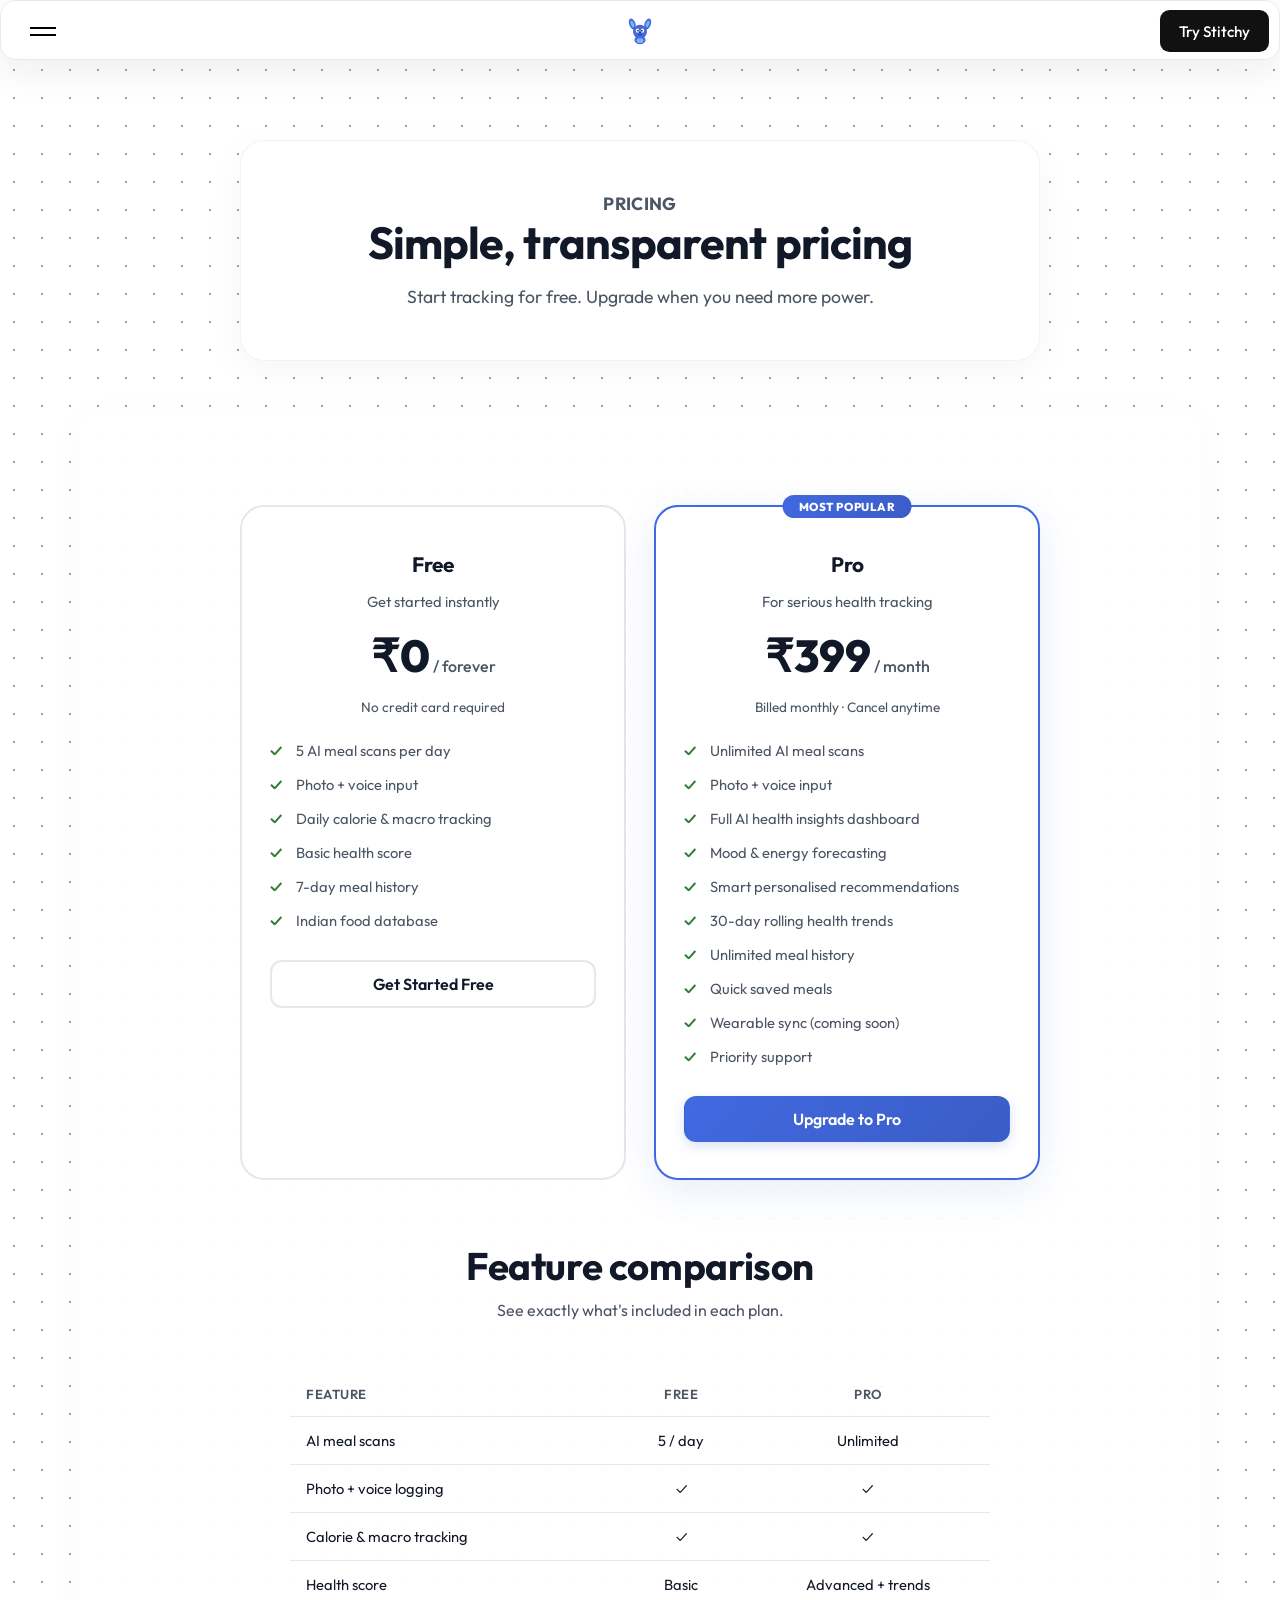
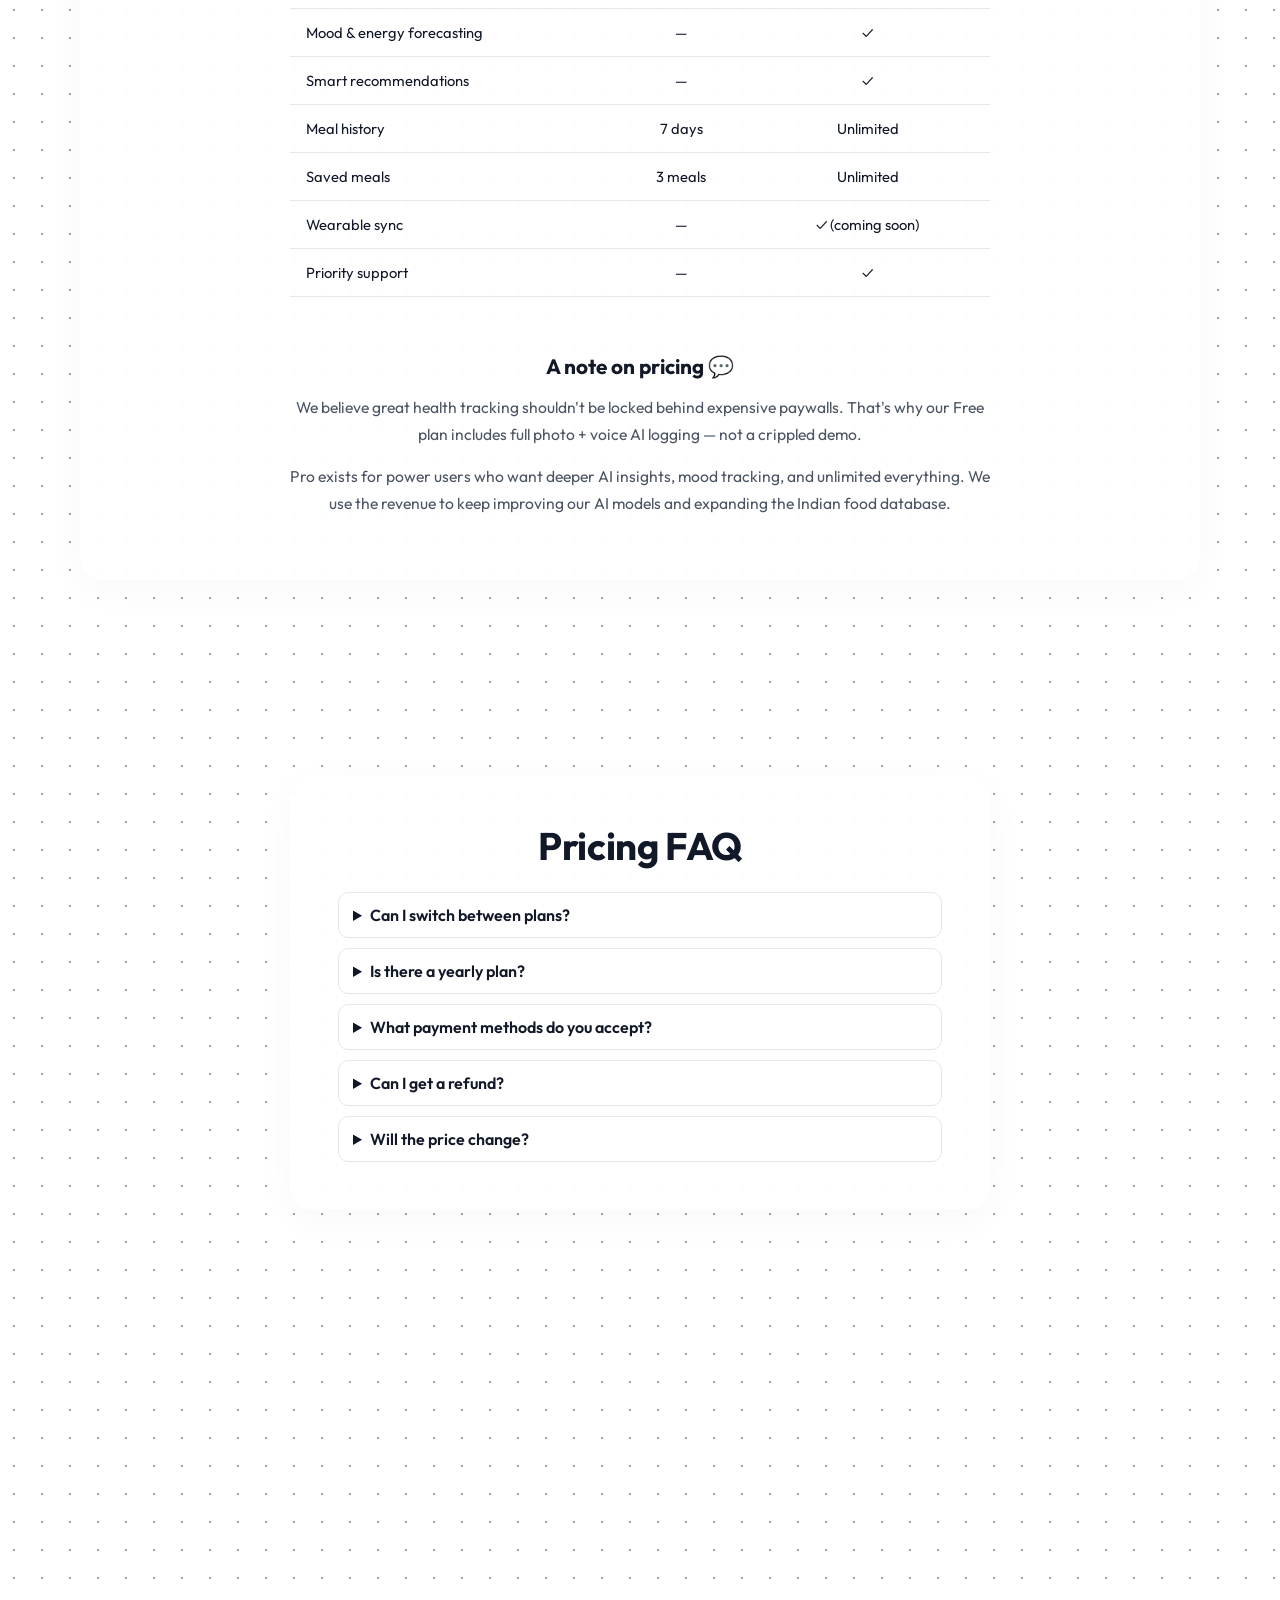
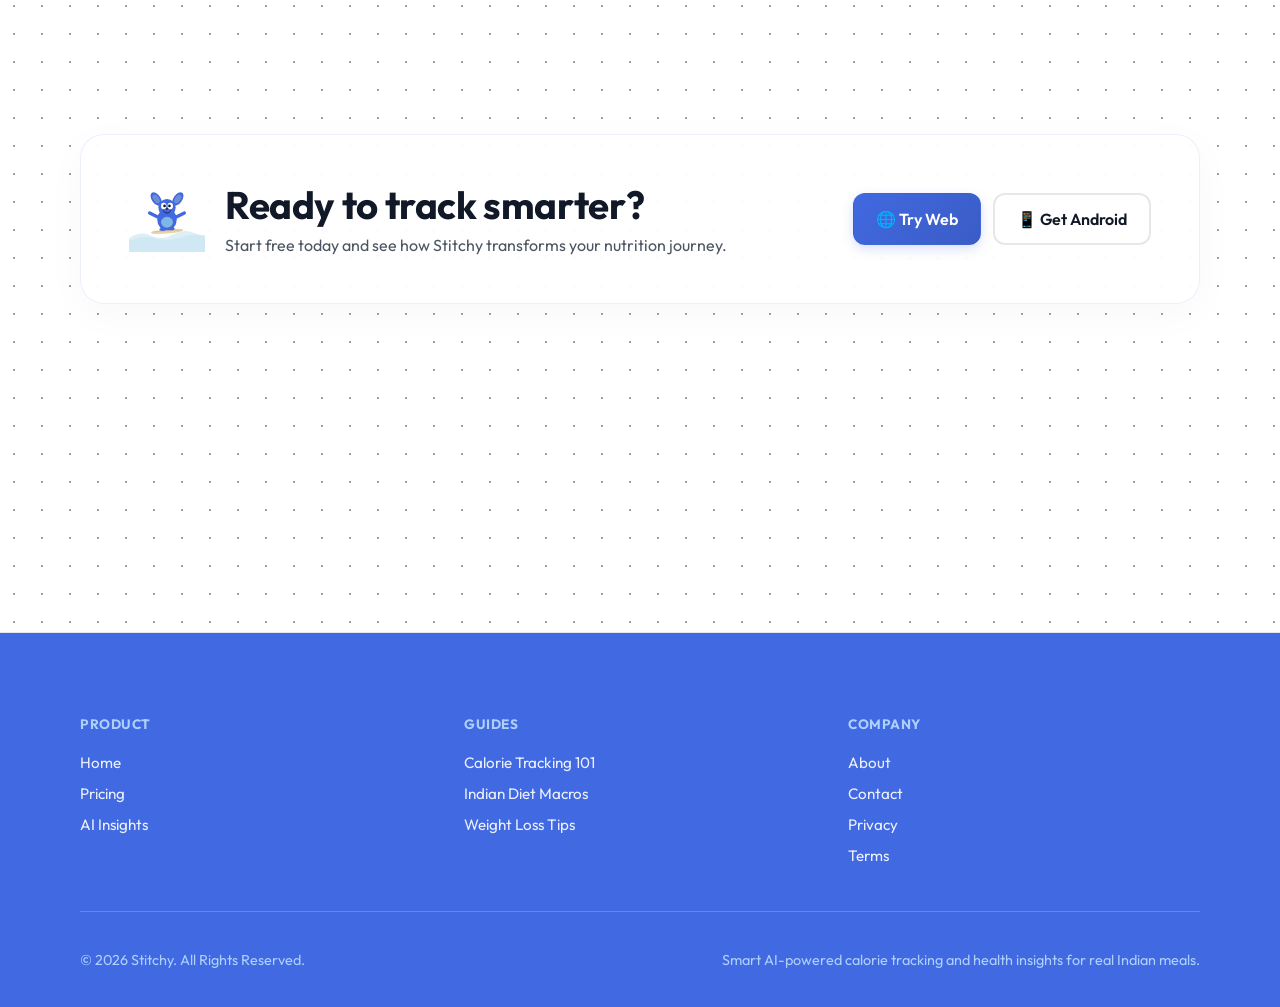
<file: pricing.html>
<!doctype html>
<html lang="en">

<head>
    <meta charset="UTF-8" />
    <meta name="viewport" content="width=device-width, initial-scale=1.0" />
    <title>Pricing — Stitchy | AI Calorie Tracker for Indian Food</title>
    <link rel="icon" href="./mascots/logo.svg" type="image/svg+xml" />
    <meta name="description"
        content="Simple, transparent pricing for Stitchy. Start free with AI meal tracking, or upgrade to Pro for unlimited scans, health insights, and wearable sync." />
    <link rel="preconnect" href="https://fonts.googleapis.com" />
    <link rel="preconnect" href="https://fonts.gstatic.com" crossorigin />
    <link href="https://fonts.googleapis.com/css2?family=Outfit:wght@300;400;500;600;700;800&display=swap"
        rel="stylesheet" />
    <script src="https://cdnjs.cloudflare.com/ajax/libs/gsap/3.12.2/gsap.min.js"></script>
    <link rel="stylesheet" href="./styles.css?v=1775018997530" />
</head>

<body>

    <!-- BEGIN:NAV -->
<div class="card-nav-container">
    <nav class="card-nav" id="globalNav" style="background-color: #fff;">
        <div class="card-nav-top">
            <div class="hamburger-menu" id="hamburgerMenu" role="button" aria-label="Open menu" tabindex="0"
                style="color: #000;">
                <div class="hamburger-line"></div>
                <div class="hamburger-line"></div>
            </div>

            <a class="logo-container" href="./index.html" style="text-decoration:none;">
                <img src="./mascots/logo.svg" alt="Stitchy Logo" class="logo" />
            </a>

            <a href="https://stitchycalorie.vercel.app" class="card-nav-cta-button"
                style="background-color: #111; color: white; display: flex; text-decoration: none;">Try Stitchy</a>
        </div>

        <div class="card-nav-content" id="cardNavContent" aria-hidden="true">
            <div class="nav-card" style="background-color: #f3f4f6; color: #111827;">
                <div class="nav-card-label">Product</div>
                <div class="nav-card-links">

                    <a class="nav-card-link" href="./index.html">
                        <svg stroke="currentColor" fill="currentColor" stroke-width="0" viewBox="0 0 24 24"
                            class="nav-card-link-icon" height="1em" width="1em" xmlns="http://www.w3.org/2000/svg">
                            <path d="M10 20v-6h4v6h5v-8h3L12 3 2 12h3v8z"></path>
                        </svg>
                        Home
                    </a>
                    <a class="nav-card-link" href="./index.html#how">
                        <svg stroke="currentColor" fill="currentColor" stroke-width="0" viewBox="0 0 24 24"
                            class="nav-card-link-icon" height="1em" width="1em" xmlns="http://www.w3.org/2000/svg">
                            <path d="M12 4l-1.41 1.41L16.17 11H4v2h12.17l-5.58 5.59L12 20l8-8z"></path>
                        </svg>
                        How it Works
                    </a>
                    <a class="nav-card-link" href="./index.html#features">
                        <svg stroke="currentColor" fill="currentColor" stroke-width="0" viewBox="0 0 24 24"
                            class="nav-card-link-icon" height="1em" width="1em" xmlns="http://www.w3.org/2000/svg">
                            <path d="M12 4l-1.41 1.41L16.17 11H4v2h12.17l-5.58 5.59L12 20l8-8z"></path>
                        </svg>
                        Features
                    </a>
                    <a class="nav-card-link" href="./index.html#insights">
                        <svg stroke="currentColor" fill="currentColor" stroke-width="0" viewBox="0 0 24 24"
                            class="nav-card-link-icon" height="1em" width="1em" xmlns="http://www.w3.org/2000/svg">
                            <path d="M12 4l-1.41 1.41L16.17 11H4v2h12.17l-5.58 5.59L12 20l8-8z"></path>
                        </svg>
                        AI Insights
                    </a>
                </div>
            </div>
            <div class="nav-card" style="background-color: #e5e7eb; color: #111827;">
                <div class="nav-card-label">Company</div>
                <div class="nav-card-links">
                    <a class="nav-card-link" href="./about.html">
                        <svg stroke="currentColor" fill="currentColor" stroke-width="0" viewBox="0 0 24 24"
                            class="nav-card-link-icon" height="1em" width="1em" xmlns="http://www.w3.org/2000/svg">
                            <path d="M12 4l-1.41 1.41L16.17 11H4v2h12.17l-5.58 5.59L12 20l8-8z"></path>
                        </svg>
                        About Us
                    </a>
                    <a class="nav-card-link" href="./contact.html">
                        <svg stroke="currentColor" fill="currentColor" stroke-width="0" viewBox="0 0 24 24"
                            class="nav-card-link-icon" height="1em" width="1em" xmlns="http://www.w3.org/2000/svg">
                            <path d="M12 4l-1.41 1.41L16.17 11H4v2h12.17l-5.58 5.59L12 20l8-8z"></path>
                        </svg>
                        Contact
                    </a>
                    <a class="nav-card-link" href="./pricing.html">
                        <svg stroke="currentColor" fill="currentColor" stroke-width="0" viewBox="0 0 24 24"
                            class="nav-card-link-icon" height="1em" width="1em" xmlns="http://www.w3.org/2000/svg">
                            <path d="M12 4l-1.41 1.41L16.17 11H4v2h12.17l-5.58 5.59L12 20l8-8z"></path>
                        </svg>
                        Pricing
                    </a>
                </div>
            </div>
            <div class="nav-card" style="background-color: #f9fafb; color: #111827;">
                <div class="nav-card-label">Legal</div>
                <div class="nav-card-links">
                    <a class="nav-card-link" href="./privacy.html">
                        <svg stroke="currentColor" fill="currentColor" stroke-width="0" viewBox="0 0 24 24"
                            class="nav-card-link-icon" height="1em" width="1em" xmlns="http://www.w3.org/2000/svg">
                            <path d="M12 4l-1.41 1.41L16.17 11H4v2h12.17l-5.58 5.59L12 20l8-8z"></path>
                        </svg>
                        Privacy Policy
                    </a>
                    <a class="nav-card-link" href="./terms.html">
                        <svg stroke="currentColor" fill="currentColor" stroke-width="0" viewBox="0 0 24 24"
                            class="nav-card-link-icon" height="1em" width="1em" xmlns="http://www.w3.org/2000/svg">
                            <path d="M12 4l-1.41 1.41L16.17 11H4v2h12.17l-5.58 5.59L12 20l8-8z"></path>
                        </svg>
                        Terms of Service
                    </a>
                </div>
            </div>
        </div>
    </nav>
</div>
  <!-- END:NAV -->


    <main>
        <section class="page-hero">
            <div class="container">
                <p class="kicker">PRICING</p>
                <h1>Simple, transparent pricing</h1>
                <p>Start tracking for free. Upgrade when you need more power.</p>
            </div>
        </section>

        <section class="section">
            <div class="container">
                <div class="pricing-grid">
                    <!-- Free Plan -->
                    <div class="plan-card">
                        <h3>Free</h3>
                        <p style="color: var(--text-muted); font-size: 0.92rem; margin-bottom: 0;">Get started instantly
                        </p>
                        <div class="plan-price">₹0<span> / forever</span></div>
                        <p class="plan-billing">No credit card required</p>
                        <ul class="plan-features">
                            <li>5 AI meal scans per day</li>
                            <li>Photo + voice input</li>
                            <li>Daily calorie & macro tracking</li>
                            <li>Basic health score</li>
                            <li>7-day meal history</li>
                            <li>Indian food database</li>
                        </ul>
                        <a class="btn btn-secondary" href="#" style="width: 100%; border: 2px solid var(--border);">Get
                            Started
                            Free</a>
                    </div>

                    <!-- Pro Plan -->
                    <div class="plan-card featured">
                        <span class="plan-badge">MOST POPULAR</span>
                        <h3>Pro</h3>
                        <p style="color: var(--text-muted); font-size: 0.92rem; margin-bottom: 0;">For serious health
                            tracking</p>
                        <div class="plan-price">₹399<span> / month</span></div>
                        <p class="plan-billing">Billed monthly · Cancel anytime</p>
                        <ul class="plan-features">
                            <li>Unlimited AI meal scans</li>
                            <li>Photo + voice input</li>
                            <li>Full AI health insights dashboard</li>
                            <li>Mood & energy forecasting</li>
                            <li>Smart personalised recommendations</li>
                            <li>30-day rolling health trends</li>
                            <li>Unlimited meal history</li>
                            <li>Quick saved meals</li>
                            <li>Wearable sync (coming soon)</li>
                            <li>Priority support</li>
                        </ul>
                        <a class="btn btn-primary" href="#" style="width: 100%;">Upgrade to Pro</a>
                    </div>
                </div>

                <!-- Feature Comparison Table -->
                <div style="margin-top: 64px;">
                    <h2 style="text-align: center; margin-bottom: 8px;">Feature comparison</h2>
                    <p class="section-lead" style="text-align: center; margin: 0 auto 32px;">See exactly what's included
                        in each
                        plan.</p>
                    <table class="compare-table">
                        <thead>
                            <tr>
                                <th>Feature</th>
                                <th>Free</th>
                                <th>Pro</th>
                            </tr>
                        </thead>
                        <tbody>
                            <tr>
                                <td>AI meal scans</td>
                                <td>5 / day</td>
                                <td>Unlimited</td>
                            </tr>
                            <tr>
                                <td>Photo + voice logging</td>
                                <td>✓</td>
                                <td>✓</td>
                            </tr>
                            <tr>
                                <td>Calorie & macro tracking</td>
                                <td>✓</td>
                                <td>✓</td>
                            </tr>
                            <tr>
                                <td>Health score</td>
                                <td>Basic</td>
                                <td>Advanced + trends</td>
                            </tr>
                            <tr>
                                <td>Mood & energy forecasting</td>
                                <td>—</td>
                                <td>✓</td>
                            </tr>
                            <tr>
                                <td>Smart recommendations</td>
                                <td>—</td>
                                <td>✓</td>
                            </tr>
                            <tr>
                                <td>Meal history</td>
                                <td>7 days</td>
                                <td>Unlimited</td>
                            </tr>
                            <tr>
                                <td>Saved meals</td>
                                <td>3 meals</td>
                                <td>Unlimited</td>
                            </tr>
                            <tr>
                                <td>Wearable sync</td>
                                <td>—</td>
                                <td>✓ (coming soon)</td>
                            </tr>
                            <tr>
                                <td>Priority support</td>
                                <td>—</td>
                                <td>✓</td>
                            </tr>
                        </tbody>
                    </table>
                </div>

                <!-- Pricing Note -->
                <div class="pricing-note">
                    <h3>A note on pricing 💬</h3>
                    <p>
                        We believe great health tracking shouldn't be locked behind expensive paywalls. That's why our
                        Free plan
                        includes full photo + voice AI logging — not a crippled demo.
                    </p>
                    <p>
                        Pro exists for power users who want deeper AI insights, mood tracking, and unlimited everything.
                        We use the revenue to keep improving our AI models and expanding the Indian food database.
                    </p>
                </div>
            </div>
        </section>

        <!-- FAQ -->
        <section class="section faq">
            <div class="container" style="max-width: 700px;">
                <h2 style="text-align: center; margin-bottom: 24px;">Pricing FAQ</h2>
                <div class="faq-list">
                    <details>
                        <summary>Can I switch between plans?</summary>
                        <p>Yes. You can upgrade to Pro at any time and your data carries over seamlessly. You can also
                            downgrade back
                            to Free if needed.</p>
                    </details>
                    <details>
                        <summary>Is there a yearly plan?</summary>
                        <p>We're working on an annual plan with a significant discount. Stay tuned — it's coming soon.
                        </p>
                    </details>
                    <details>
                        <summary>What payment methods do you accept?</summary>
                        <p>We accept UPI, credit/debit cards, net banking, and popular wallets via our secure payment
                            partner.</p>
                    </details>
                    <details>
                        <summary>Can I get a refund?</summary>
                        <p>Yes. If you're not satisfied, contact us within 7 days of your subscription for a full
                            refund, no
                            questions asked.</p>
                    </details>
                    <details>
                        <summary>Will the price change?</summary>
                        <p>Early subscribers lock in their price. If we ever raise prices, existing Pro members keep
                            their original
                            rate.</p>
                    </details>
                </div>
            </div>
        </section>

        <!-- CTA -->
        <section class="section cta">
            <div class="container cta-box">
                <img src="./mascots/surfing.svg" alt="Stitchy mascot surfing" class="float-anim" />
                <div>
                    <h2>Ready to track smarter?</h2>
                    <p>Start free today and see how Stitchy transforms your nutrition journey.</p>
                </div>
                <div style="display: flex; gap: 12px; flex-wrap: wrap;">
                    <a class="btn btn-primary btn-lg" href="https://stitchycalorie.vercel.app">🌐 Try Web</a>
                    <a class="btn btn-secondary btn-lg" href="./coming-soon.html"
                        style="border: 2px solid var(--border); background: #fff;">📱 Get Android</a>
                </div>
            </div>
        </section>
    </main>

    <!-- BEGIN:FOOTER -->
<footer class="site-footer" style="background: #4169e1; color: white;">
    <div class="container">
        <div class="footer-grid">
            <div class="col">
                <h4 class="footer-heading">PRODUCT</h4>
                <a href="./index.html" class="footer-link">Home</a>
                <a href="./pricing.html" class="footer-link">Pricing</a>
                <a href="./index.html#insights" class="footer-link">AI Insights</a>
            </div>
            <div class="col">
                <h4 class="footer-heading">GUIDES</h4>
                <a href="#" class="footer-link">Calorie Tracking 101</a>
                <a href="#" class="footer-link">Indian Diet Macros</a>
                <a href="#" class="footer-link">Weight Loss Tips</a>
            </div>
            <div class="col">
                <h4 class="footer-heading">COMPANY</h4>
                <a href="./about.html" class="footer-link">About</a>
                <a href="./contact.html" class="footer-link">Contact</a>
                <a href="./privacy.html" class="footer-link">Privacy</a>
                <a href="./terms.html" class="footer-link">Terms</a>
            </div>
        </div>
        <div class="footer-row footer-bottom">
            <p>&copy; <span id="year"></span> Stitchy. All Rights Reserved.</p>
            <p>Smart AI-powered calorie tracking and health insights for real Indian meals.</p>
        </div>
    </div>
</footer>
  <!-- END:FOOTER -->

    <script src="./script.js?v=1775018997530"></script>
</body>

</html>
</file>
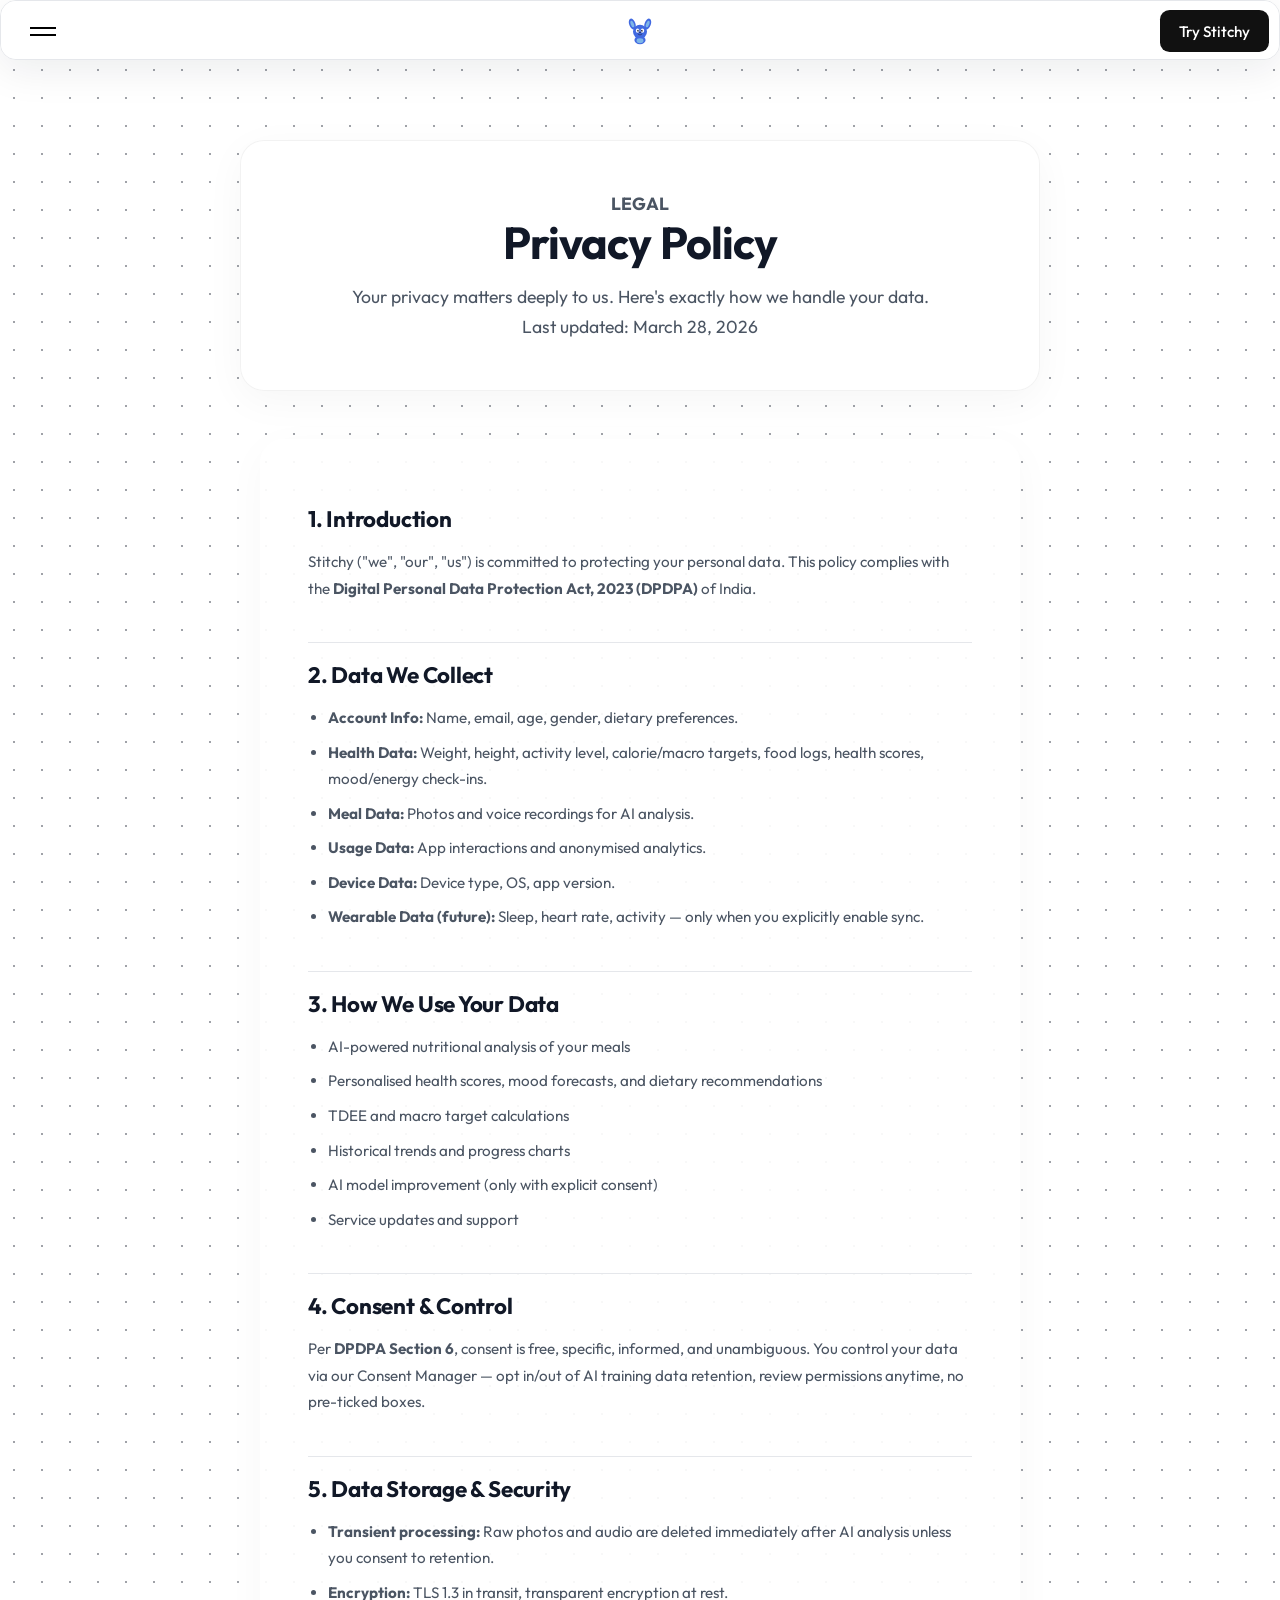
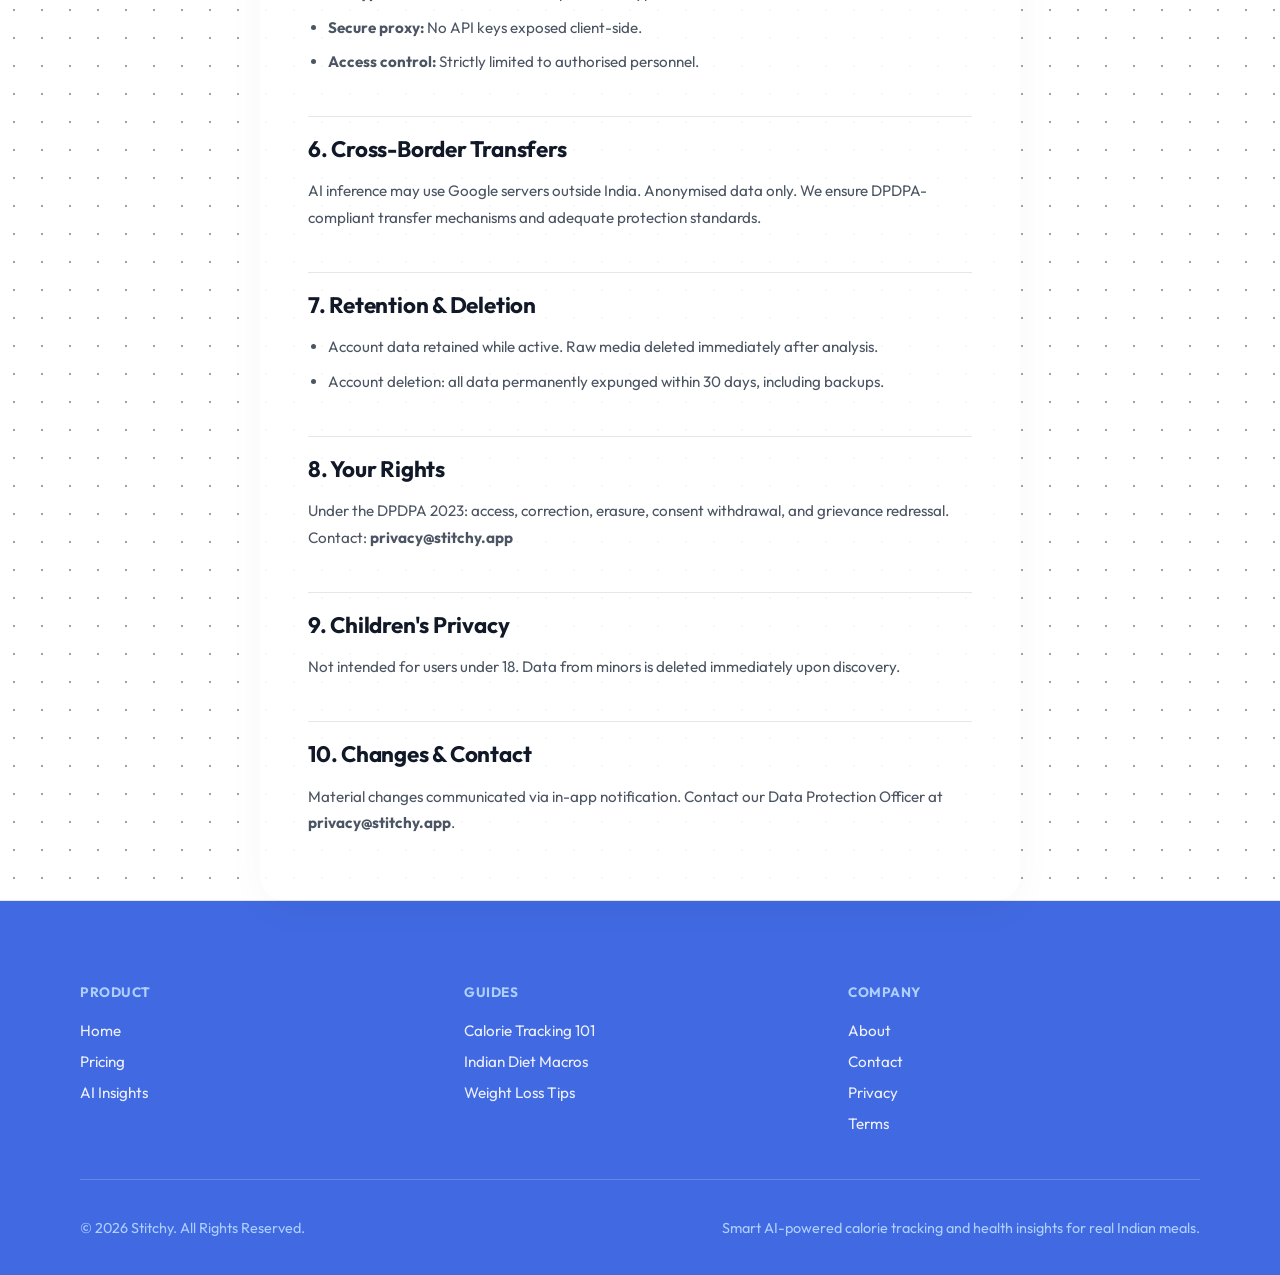
<file: privacy.html>
<!doctype html>
<html lang="en">

<head>
  <meta charset="UTF-8" />
  <meta name="viewport" content="width=device-width, initial-scale=1.0" />
  <title>Privacy Policy — Stitchy</title>
  <link rel="icon" href="./mascots/logo.svg" type="image/svg+xml" />
  <meta name="description"
    content="Stitchy's privacy policy — how we handle your data in compliance with the DPDPA 2023." />
  <link rel="preconnect" href="https://fonts.googleapis.com" />
  <link rel="preconnect" href="https://fonts.gstatic.com" crossorigin />
  <link href="https://fonts.googleapis.com/css2?family=Outfit:wght@300;400;500;600;700;800&display=swap"
    rel="stylesheet" />
  <script src="https://cdnjs.cloudflare.com/ajax/libs/gsap/3.12.2/gsap.min.js"></script>
  <link rel="stylesheet" href="./styles.css?v=1775018997530" />
</head>

<body>

  <!-- BEGIN:NAV -->
<div class="card-nav-container">
    <nav class="card-nav" id="globalNav" style="background-color: #fff;">
        <div class="card-nav-top">
            <div class="hamburger-menu" id="hamburgerMenu" role="button" aria-label="Open menu" tabindex="0"
                style="color: #000;">
                <div class="hamburger-line"></div>
                <div class="hamburger-line"></div>
            </div>

            <a class="logo-container" href="./index.html" style="text-decoration:none;">
                <img src="./mascots/logo.svg" alt="Stitchy Logo" class="logo" />
            </a>

            <a href="https://stitchycalorie.vercel.app" class="card-nav-cta-button"
                style="background-color: #111; color: white; display: flex; text-decoration: none;">Try Stitchy</a>
        </div>

        <div class="card-nav-content" id="cardNavContent" aria-hidden="true">
            <div class="nav-card" style="background-color: #f3f4f6; color: #111827;">
                <div class="nav-card-label">Product</div>
                <div class="nav-card-links">

                    <a class="nav-card-link" href="./index.html">
                        <svg stroke="currentColor" fill="currentColor" stroke-width="0" viewBox="0 0 24 24"
                            class="nav-card-link-icon" height="1em" width="1em" xmlns="http://www.w3.org/2000/svg">
                            <path d="M10 20v-6h4v6h5v-8h3L12 3 2 12h3v8z"></path>
                        </svg>
                        Home
                    </a>
                    <a class="nav-card-link" href="./index.html#how">
                        <svg stroke="currentColor" fill="currentColor" stroke-width="0" viewBox="0 0 24 24"
                            class="nav-card-link-icon" height="1em" width="1em" xmlns="http://www.w3.org/2000/svg">
                            <path d="M12 4l-1.41 1.41L16.17 11H4v2h12.17l-5.58 5.59L12 20l8-8z"></path>
                        </svg>
                        How it Works
                    </a>
                    <a class="nav-card-link" href="./index.html#features">
                        <svg stroke="currentColor" fill="currentColor" stroke-width="0" viewBox="0 0 24 24"
                            class="nav-card-link-icon" height="1em" width="1em" xmlns="http://www.w3.org/2000/svg">
                            <path d="M12 4l-1.41 1.41L16.17 11H4v2h12.17l-5.58 5.59L12 20l8-8z"></path>
                        </svg>
                        Features
                    </a>
                    <a class="nav-card-link" href="./index.html#insights">
                        <svg stroke="currentColor" fill="currentColor" stroke-width="0" viewBox="0 0 24 24"
                            class="nav-card-link-icon" height="1em" width="1em" xmlns="http://www.w3.org/2000/svg">
                            <path d="M12 4l-1.41 1.41L16.17 11H4v2h12.17l-5.58 5.59L12 20l8-8z"></path>
                        </svg>
                        AI Insights
                    </a>
                </div>
            </div>
            <div class="nav-card" style="background-color: #e5e7eb; color: #111827;">
                <div class="nav-card-label">Company</div>
                <div class="nav-card-links">
                    <a class="nav-card-link" href="./about.html">
                        <svg stroke="currentColor" fill="currentColor" stroke-width="0" viewBox="0 0 24 24"
                            class="nav-card-link-icon" height="1em" width="1em" xmlns="http://www.w3.org/2000/svg">
                            <path d="M12 4l-1.41 1.41L16.17 11H4v2h12.17l-5.58 5.59L12 20l8-8z"></path>
                        </svg>
                        About Us
                    </a>
                    <a class="nav-card-link" href="./contact.html">
                        <svg stroke="currentColor" fill="currentColor" stroke-width="0" viewBox="0 0 24 24"
                            class="nav-card-link-icon" height="1em" width="1em" xmlns="http://www.w3.org/2000/svg">
                            <path d="M12 4l-1.41 1.41L16.17 11H4v2h12.17l-5.58 5.59L12 20l8-8z"></path>
                        </svg>
                        Contact
                    </a>
                    <a class="nav-card-link" href="./pricing.html">
                        <svg stroke="currentColor" fill="currentColor" stroke-width="0" viewBox="0 0 24 24"
                            class="nav-card-link-icon" height="1em" width="1em" xmlns="http://www.w3.org/2000/svg">
                            <path d="M12 4l-1.41 1.41L16.17 11H4v2h12.17l-5.58 5.59L12 20l8-8z"></path>
                        </svg>
                        Pricing
                    </a>
                </div>
            </div>
            <div class="nav-card" style="background-color: #f9fafb; color: #111827;">
                <div class="nav-card-label">Legal</div>
                <div class="nav-card-links">
                    <a class="nav-card-link" href="./privacy.html">
                        <svg stroke="currentColor" fill="currentColor" stroke-width="0" viewBox="0 0 24 24"
                            class="nav-card-link-icon" height="1em" width="1em" xmlns="http://www.w3.org/2000/svg">
                            <path d="M12 4l-1.41 1.41L16.17 11H4v2h12.17l-5.58 5.59L12 20l8-8z"></path>
                        </svg>
                        Privacy Policy
                    </a>
                    <a class="nav-card-link" href="./terms.html">
                        <svg stroke="currentColor" fill="currentColor" stroke-width="0" viewBox="0 0 24 24"
                            class="nav-card-link-icon" height="1em" width="1em" xmlns="http://www.w3.org/2000/svg">
                            <path d="M12 4l-1.41 1.41L16.17 11H4v2h12.17l-5.58 5.59L12 20l8-8z"></path>
                        </svg>
                        Terms of Service
                    </a>
                </div>
            </div>
        </div>
    </nav>
</div>
  <!-- END:NAV -->

  <main>
    <section class="page-hero">
      <div class="container">
        <p class="kicker">LEGAL</p>
        <h1>Privacy Policy</h1>
        <p>Your privacy matters deeply to us. Here's exactly how we handle your data.</p>
        <p class="legal-date">Last updated: March 28, 2026</p>
      </div>
    </section>
    <section class="section">
      <div class="container legal-content">
        <h2>1. Introduction</h2>
        <p>Stitchy ("we", "our", "us") is committed to protecting your personal data. This policy complies with
          the <strong>Digital Personal Data Protection Act, 2023 (DPDPA)</strong> of India.</p>

        <h2>2. Data We Collect</h2>
        <ul>
          <li><strong>Account Info:</strong> Name, email, age, gender, dietary preferences.</li>
          <li><strong>Health Data:</strong> Weight, height, activity level, calorie/macro targets, food logs,
            health scores, mood/energy check-ins.</li>
          <li><strong>Meal Data:</strong> Photos and voice recordings for AI analysis.</li>
          <li><strong>Usage Data:</strong> App interactions and anonymised analytics.</li>
          <li><strong>Device Data:</strong> Device type, OS, app version.</li>
          <li><strong>Wearable Data (future):</strong> Sleep, heart rate, activity — only when you explicitly
            enable sync.</li>
        </ul>

        <h2>3. How We Use Your Data</h2>
        <ul>
          <li>AI-powered nutritional analysis of your meals</li>
          <li>Personalised health scores, mood forecasts, and dietary recommendations</li>
          <li>TDEE and macro target calculations</li>
          <li>Historical trends and progress charts</li>
          <li>AI model improvement (only with explicit consent)</li>
          <li>Service updates and support</li>
        </ul>

        <h2>4. Consent & Control</h2>
        <p>Per <strong>DPDPA Section 6</strong>, consent is free, specific, informed, and unambiguous. You
          control your data via our Consent Manager — opt in/out of AI training data retention, review
          permissions anytime, no pre-ticked boxes.</p>

        <h2>5. Data Storage & Security</h2>
        <ul>
          <li><strong>Transient processing:</strong> Raw photos and audio are deleted immediately after AI
            analysis unless you consent to retention.</li>
          <li><strong>Encryption:</strong> TLS 1.3 in transit, transparent encryption at rest.</li>
          <li><strong>Secure proxy:</strong> No API keys exposed client-side.</li>
          <li><strong>Access control:</strong> Strictly limited to authorised personnel.</li>
        </ul>

        <h2>6. Cross-Border Transfers</h2>
        <p>AI inference may use Google servers outside India. Anonymised data only. We ensure DPDPA-compliant
          transfer mechanisms and adequate protection standards.</p>

        <h2>7. Retention & Deletion</h2>
        <ul>
          <li>Account data retained while active. Raw media deleted immediately after analysis.</li>
          <li>Account deletion: all data permanently expunged within 30 days, including backups.</li>
        </ul>

        <h2>8. Your Rights</h2>
        <p>Under the DPDPA 2023: access, correction, erasure, consent withdrawal, and grievance redressal.
          Contact: <strong>privacy@stitchy.app</strong></p>

        <h2>9. Children's Privacy</h2>
        <p>Not intended for users under 18. Data from minors is deleted immediately upon discovery.</p>

        <h2>10. Changes & Contact</h2>
        <p>Material changes communicated via in-app notification. Contact our Data Protection Officer at
          <strong>privacy@stitchy.app</strong>.
        </p>
      </div>
    </section>
  </main>
  <!-- BEGIN:FOOTER -->
<footer class="site-footer" style="background: #4169e1; color: white;">
    <div class="container">
        <div class="footer-grid">
            <div class="col">
                <h4 class="footer-heading">PRODUCT</h4>
                <a href="./index.html" class="footer-link">Home</a>
                <a href="./pricing.html" class="footer-link">Pricing</a>
                <a href="./index.html#insights" class="footer-link">AI Insights</a>
            </div>
            <div class="col">
                <h4 class="footer-heading">GUIDES</h4>
                <a href="#" class="footer-link">Calorie Tracking 101</a>
                <a href="#" class="footer-link">Indian Diet Macros</a>
                <a href="#" class="footer-link">Weight Loss Tips</a>
            </div>
            <div class="col">
                <h4 class="footer-heading">COMPANY</h4>
                <a href="./about.html" class="footer-link">About</a>
                <a href="./contact.html" class="footer-link">Contact</a>
                <a href="./privacy.html" class="footer-link">Privacy</a>
                <a href="./terms.html" class="footer-link">Terms</a>
            </div>
        </div>
        <div class="footer-row footer-bottom">
            <p>&copy; <span id="year"></span> Stitchy. All Rights Reserved.</p>
            <p>Smart AI-powered calorie tracking and health insights for real Indian meals.</p>
        </div>
    </div>
</footer>
  <!-- END:FOOTER -->
  <script src="./script.js?v=1775018997530"></script>
</body>

</html>
</file>
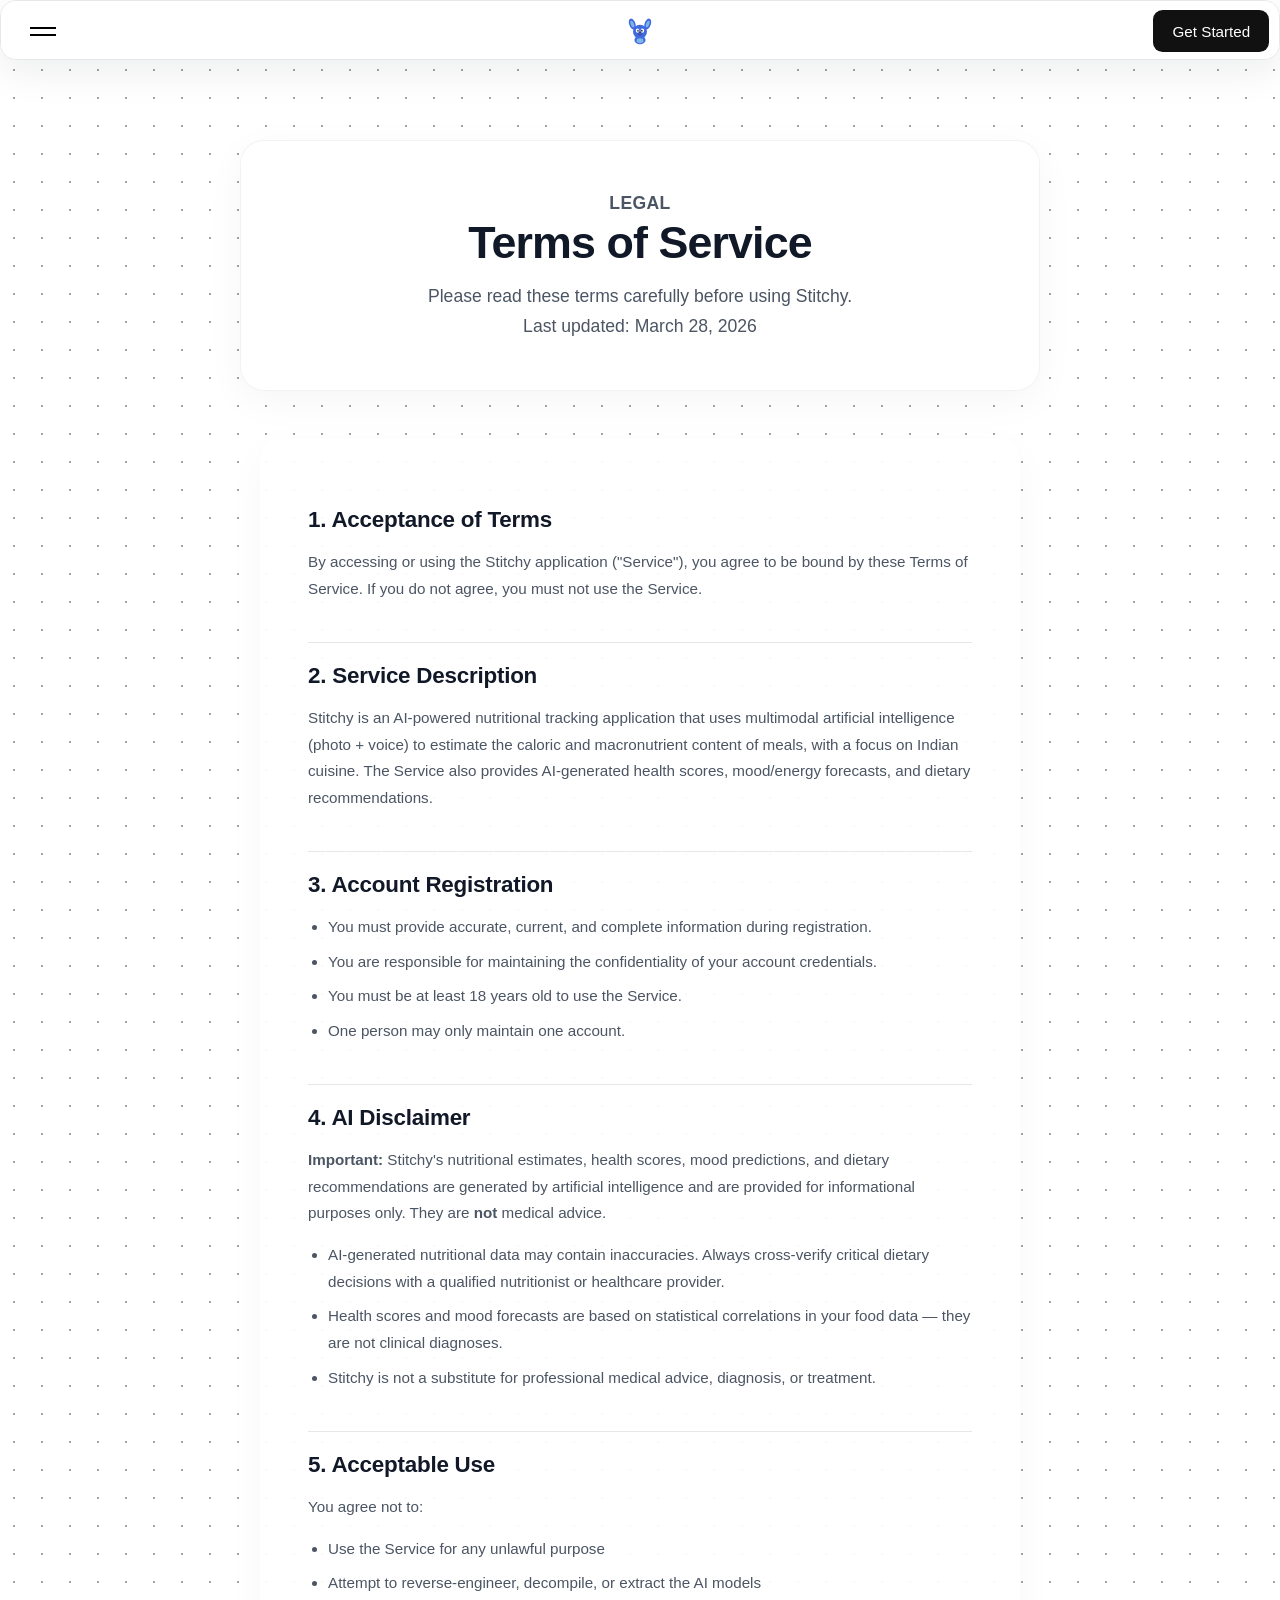
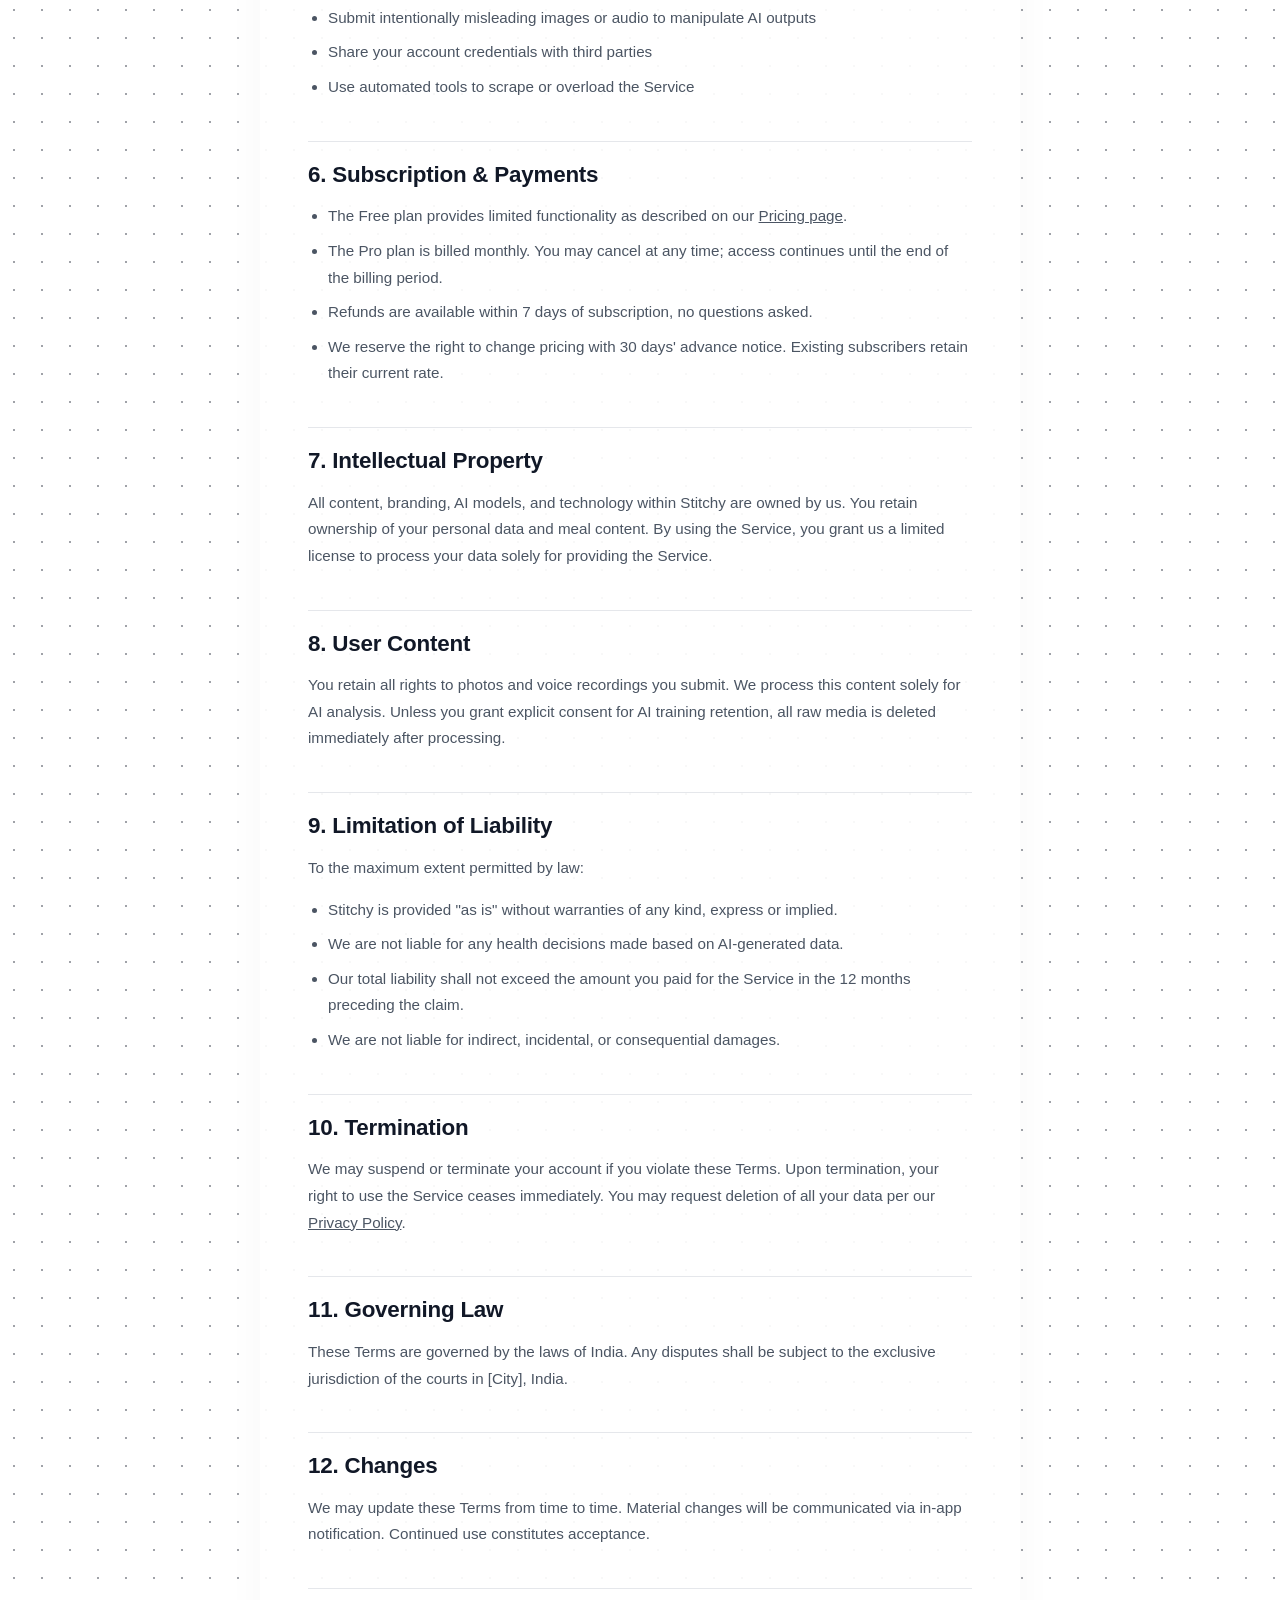
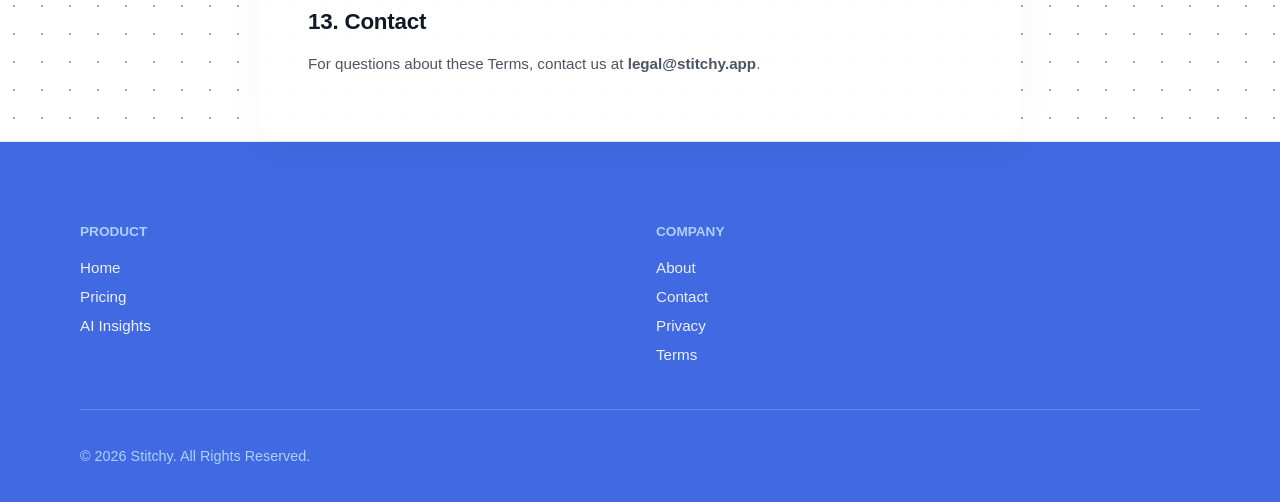
<file: terms.html>
<!doctype html>
<html lang="en">

<head>
  <meta charset="UTF-8" />
  <meta name="viewport" content="width=device-width, initial-scale=1.0" />
  <title>Terms of Service — Stitchy</title>
  <link rel="icon" href="./mascots/logo.svg" type="image/svg+xml" />
  <meta name="description"
    content="Stitchy terms of service — the rules governing your use of our AI-powered calorie tracking application." />
  <link rel="preconnect" href="https://fonts.googleapis.com" />
  <link rel="preconnect" href="https://fonts.gstatic.com" crossorigin />
  <link href="https://fonts.googleapis.com/css2?family=Inter:wght@400;500;600;700;800&display=swap" rel="stylesheet" />
  <script src="https://cdnjs.cloudflare.com/ajax/libs/gsap/3.12.2/gsap.min.js"></script>
  <link rel="stylesheet" href="./styles.css?v=1774728863042" />
</head>

<body>

  <div class="card-nav-container">
    <nav class="card-nav" id="globalNav" style="background-color: #fff;">
      <div class="card-nav-top">
        <div class="hamburger-menu" id="hamburgerMenu" role="button" aria-label="Open menu" tabindex="0"
          style="color: #000;">
          <div class="hamburger-line"></div>
          <div class="hamburger-line"></div>
        </div>

        <a class="logo-container" href="./index.html" style="text-decoration:none;">
          <img src="./mascots/logo.svg" alt="Stitchy Logo" class="logo" />
        </a>

        <a href="./early-access.html" class="card-nav-cta-button"
          style="background-color: #111; color: white; display: flex; text-decoration: none;">Get Started</a>
      </div>

      <div class="card-nav-content" id="cardNavContent" aria-hidden="true">
        <div class="nav-card" style="background-color: #f3f4f6; color: #111827;">
          <div class="nav-card-label">Product</div>
          <div class="nav-card-links">

            <a class="nav-card-link" href="./index.html">
              <svg stroke="currentColor" fill="currentColor" stroke-width="0" viewBox="0 0 24 24"
                class="nav-card-link-icon" height="1em" width="1em" xmlns="http://www.w3.org/2000/svg">
                <path d="M10 20v-6h4v6h5v-8h3L12 3 2 12h3v8z"></path>
              </svg>
              Home
            </a>
            <a class="nav-card-link" href="./index.html#how">
              <svg stroke="currentColor" fill="currentColor" stroke-width="0" viewBox="0 0 24 24"
                class="nav-card-link-icon" height="1em" width="1em" xmlns="http://www.w3.org/2000/svg">
                <path d="M12 4l-1.41 1.41L16.17 11H4v2h12.17l-5.58 5.59L12 20l8-8z"></path>
              </svg>
              How it Works
            </a>
            <a class="nav-card-link" href="./index.html#features">
              <svg stroke="currentColor" fill="currentColor" stroke-width="0" viewBox="0 0 24 24"
                class="nav-card-link-icon" height="1em" width="1em" xmlns="http://www.w3.org/2000/svg">
                <path d="M12 4l-1.41 1.41L16.17 11H4v2h12.17l-5.58 5.59L12 20l8-8z"></path>
              </svg>
              Features
            </a>
            <a class="nav-card-link" href="./index.html#insights">
              <svg stroke="currentColor" fill="currentColor" stroke-width="0" viewBox="0 0 24 24"
                class="nav-card-link-icon" height="1em" width="1em" xmlns="http://www.w3.org/2000/svg">
                <path d="M12 4l-1.41 1.41L16.17 11H4v2h12.17l-5.58 5.59L12 20l8-8z"></path>
              </svg>
              AI Insights
            </a>
          </div>
        </div>
        <div class="nav-card" style="background-color: #e5e7eb; color: #111827;">
          <div class="nav-card-label">Company</div>
          <div class="nav-card-links">
            <a class="nav-card-link" href="./about.html">
              <svg stroke="currentColor" fill="currentColor" stroke-width="0" viewBox="0 0 24 24"
                class="nav-card-link-icon" height="1em" width="1em" xmlns="http://www.w3.org/2000/svg">
                <path d="M12 4l-1.41 1.41L16.17 11H4v2h12.17l-5.58 5.59L12 20l8-8z"></path>
              </svg>
              About Us
            </a>
            <a class="nav-card-link" href="./contact.html">
              <svg stroke="currentColor" fill="currentColor" stroke-width="0" viewBox="0 0 24 24"
                class="nav-card-link-icon" height="1em" width="1em" xmlns="http://www.w3.org/2000/svg">
                <path d="M12 4l-1.41 1.41L16.17 11H4v2h12.17l-5.58 5.59L12 20l8-8z"></path>
              </svg>
              Contact
            </a>
            <a class="nav-card-link" href="./pricing.html">
              <svg stroke="currentColor" fill="currentColor" stroke-width="0" viewBox="0 0 24 24"
                class="nav-card-link-icon" height="1em" width="1em" xmlns="http://www.w3.org/2000/svg">
                <path d="M12 4l-1.41 1.41L16.17 11H4v2h12.17l-5.58 5.59L12 20l8-8z"></path>
              </svg>
              Pricing
            </a>
          </div>
        </div>
        <div class="nav-card" style="background-color: #f9fafb; color: #111827;">
          <div class="nav-card-label">Legal</div>
          <div class="nav-card-links">
            <a class="nav-card-link" href="./privacy.html">
              <svg stroke="currentColor" fill="currentColor" stroke-width="0" viewBox="0 0 24 24"
                class="nav-card-link-icon" height="1em" width="1em" xmlns="http://www.w3.org/2000/svg">
                <path d="M12 4l-1.41 1.41L16.17 11H4v2h12.17l-5.58 5.59L12 20l8-8z"></path>
              </svg>
              Privacy Policy
            </a>
            <a class="nav-card-link" href="./terms.html">
              <svg stroke="currentColor" fill="currentColor" stroke-width="0" viewBox="0 0 24 24"
                class="nav-card-link-icon" height="1em" width="1em" xmlns="http://www.w3.org/2000/svg">
                <path d="M12 4l-1.41 1.41L16.17 11H4v2h12.17l-5.58 5.59L12 20l8-8z"></path>
              </svg>
              Terms of Service
            </a>
          </div>
        </div>
      </div>
    </nav>
  </div>

  <main>
    <section class="page-hero">
      <div class="container">
        <p class="kicker">LEGAL</p>
        <h1>Terms of Service</h1>
        <p>Please read these terms carefully before using Stitchy.</p>
        <p class="legal-date">Last updated: March 28, 2026</p>
      </div>
    </section>
    <section class="section">
      <div class="container legal-content">
        <h2>1. Acceptance of Terms</h2>
        <p>By accessing or using the Stitchy application ("Service"), you agree to be bound by these Terms of
          Service. If you do not agree, you must not use the Service.</p>

        <h2>2. Service Description</h2>
        <p>Stitchy is an AI-powered nutritional tracking application that uses multimodal artificial
          intelligence (photo + voice) to estimate the caloric and macronutrient content of meals, with a
          focus on Indian cuisine. The Service also provides AI-generated health scores, mood/energy
          forecasts, and dietary recommendations.</p>

        <h2>3. Account Registration</h2>
        <ul>
          <li>You must provide accurate, current, and complete information during registration.</li>
          <li>You are responsible for maintaining the confidentiality of your account credentials.</li>
          <li>You must be at least 18 years old to use the Service.</li>
          <li>One person may only maintain one account.</li>
        </ul>

        <h2>4. AI Disclaimer</h2>
        <p><strong>Important:</strong> Stitchy's nutritional estimates, health scores, mood predictions, and
          dietary recommendations are generated by artificial intelligence and are provided for informational
          purposes only. They are <strong>not</strong> medical advice.</p>
        <ul>
          <li>AI-generated nutritional data may contain inaccuracies. Always cross-verify critical dietary
            decisions with a qualified nutritionist or healthcare provider.</li>
          <li>Health scores and mood forecasts are based on statistical correlations in your food data — they
            are not clinical diagnoses.</li>
          <li>Stitchy is not a substitute for professional medical advice, diagnosis, or treatment.</li>
        </ul>

        <h2>5. Acceptable Use</h2>
        <p>You agree not to:</p>
        <ul>
          <li>Use the Service for any unlawful purpose</li>
          <li>Attempt to reverse-engineer, decompile, or extract the AI models</li>
          <li>Submit intentionally misleading images or audio to manipulate AI outputs</li>
          <li>Share your account credentials with third parties</li>
          <li>Use automated tools to scrape or overload the Service</li>
        </ul>

        <h2>6. Subscription & Payments</h2>
        <ul>
          <li>The Free plan provides limited functionality as described on our <a href="./pricing.html">Pricing
              page</a>.</li>
          <li>The Pro plan is billed monthly. You may cancel at any time; access continues until the end of
            the billing period.</li>
          <li>Refunds are available within 7 days of subscription, no questions asked.</li>
          <li>We reserve the right to change pricing with 30 days' advance notice. Existing subscribers retain
            their current rate.</li>
        </ul>

        <h2>7. Intellectual Property</h2>
        <p>All content, branding, AI models, and technology within Stitchy are owned by us. You retain ownership
          of your personal data and meal content. By using the Service, you grant us a limited license to
          process your data solely for providing the Service.</p>

        <h2>8. User Content</h2>
        <p>You retain all rights to photos and voice recordings you submit. We process this content solely for
          AI analysis. Unless you grant explicit consent for AI training retention, all raw media is deleted
          immediately after processing.</p>

        <h2>9. Limitation of Liability</h2>
        <p>To the maximum extent permitted by law:</p>
        <ul>
          <li>Stitchy is provided "as is" without warranties of any kind, express or implied.</li>
          <li>We are not liable for any health decisions made based on AI-generated data.</li>
          <li>Our total liability shall not exceed the amount you paid for the Service in the 12 months
            preceding the claim.</li>
          <li>We are not liable for indirect, incidental, or consequential damages.</li>
        </ul>

        <h2>10. Termination</h2>
        <p>We may suspend or terminate your account if you violate these Terms. Upon termination, your right to
          use the Service ceases immediately. You may request deletion of all your data per our <a
            href="./privacy.html">Privacy Policy</a>.</p>

        <h2>11. Governing Law</h2>
        <p>These Terms are governed by the laws of India. Any disputes shall be subject to the exclusive
          jurisdiction of the courts in [City], India.</p>

        <h2>12. Changes</h2>
        <p>We may update these Terms from time to time. Material changes will be communicated via in-app
          notification. Continued use constitutes acceptance.</p>

        <h2>13. Contact</h2>
        <p>For questions about these Terms, contact us at <strong>legal@stitchy.app</strong>.</p>
      </div>
    </section>
  </main>
  <footer class="site-footer" style="background: #4169e1; color: white;">
    <div class="container">
      <div class="footer-grid"
        style="display: grid; grid-template-columns: repeat(auto-fit, minmax(200px, 1fr)); gap: 32px; padding: 64px 0 24px;">
        <div class="col">
          <h4 style="color: #aed0ff; font-size: 0.85rem; margin-bottom: 20px;">PRODUCT</h4>
          <a href="./index.html"
            style="display:block;color:white;text-decoration:none;margin-bottom:12px;font-size:0.95rem;opacity:0.9;">Home</a>
          <a href="./pricing.html"
            style="display:block;color:white;text-decoration:none;margin-bottom:12px;font-size:0.95rem;opacity:0.9;">Pricing</a>
          <a href="./index.html#insights"
            style="display:block;color:white;text-decoration:none;margin-bottom:12px;font-size:0.95rem;opacity:0.9;">AI
            Insights</a>
        </div>
        <div class="col">
          <h4 style="color: #aed0ff; font-size: 0.85rem; margin-bottom: 20px;">COMPANY</h4>
          <a href="./about.html"
            style="display:block;color:white;text-decoration:none;margin-bottom:12px;font-size:0.95rem;opacity:0.9;">About</a>
          <a href="./contact.html"
            style="display:block;color:white;text-decoration:none;margin-bottom:12px;font-size:0.95rem;opacity:0.9;">Contact</a>
          <a href="./privacy.html"
            style="display:block;color:white;text-decoration:none;margin-bottom:12px;font-size:0.95rem;opacity:0.9;">Privacy</a>
          <a href="./terms.html"
            style="display:block;color:white;text-decoration:none;margin-bottom:12px;font-size:0.95rem;opacity:0.9;">Terms</a>
        </div>
      </div>
      <div class="footer-row"
        style="color:#aed0ff;border-top:1px solid rgba(255,255,255,0.2);margin-top:10px;padding:24px 0;font-size:0.9rem;">
        <p>&copy; <span id="year"></span> Stitchy. All Rights Reserved.</p>
      </div>
    </div>
  </footer>
  <script src="./script.js?v=1774728863042"></script>
</body>

</html>
</file>
<file: styles.css>
:root {
  --bg: #ffffff;
  --text: #111827;
  --text-muted: #4b5563;
  --border: #e5e7eb;
  --surface: #f9fafb;
  --accent: #4169e1;
  --accent-2: #7eb6e8;
  --radius: 14px;
  --shadow: 0 10px 30px rgba(17, 24, 39, 0.05);
  --shadow-hover: 0 20px 40px rgba(17, 24, 39, 0.12);
}

html {
  scroll-behavior: smooth;
}

* {
  box-sizing: border-box;
}

html,
body {
  margin: 0;
  padding: 0;
  font-family: "Outfit", sans-serif;
  background-color: var(--bg);
  background-image: radial-gradient(rgba(17, 24, 39, 0.4) 1.5px, transparent 1.5px);
  background-size: 28px 28px;
  color: var(--text);
}

img {
  max-width: 100%;
  display: block;
}

a {
  color: inherit;
}

.container {
  width: min(1120px, 92vw);
  margin: 0 auto;
}

/* ===== HEADER ===== */

.site-header {
  position: sticky;
  top: 0;
  z-index: 10;
  background: rgba(255, 255, 255, 0.85);
  border-bottom: 1px solid rgba(229, 231, 235, 0.5);
  backdrop-filter: blur(12px);
  -webkit-backdrop-filter: blur(12px);
  box-shadow: 0 4px 20px rgba(0, 0, 0, 0.03);
}

.nav {
  min-height: 74px;
  display: flex;
  align-items: center;
  justify-content: space-between;
  gap: 20px;
}

.brand {
  display: inline-flex;
  align-items: center;
  gap: 10px;
  font-weight: 700;
  text-decoration: none;
}

.brand img {
  width: 32px;
  height: 32px;
}

.nav-links {
  display: flex;
  gap: 24px;
}

.header-actions {
  display: flex;
  align-items: center;
  gap: 12px;
}

.menu-toggle {
  display: none;
  background: none;
  border: none;
  cursor: pointer;
  color: var(--text);
  padding: 8px;
}

.nav-links a {
  text-decoration: none;
  color: var(--text-muted);
  font-weight: 500;
  transition: color 0.2s ease;
  position: relative;
}

.nav-links a::after {
  content: '';
  position: absolute;
  width: 0;
  height: 2px;
  bottom: -4px;
  left: 0;
  background-color: var(--accent);
  transition: width 0.3s ease;
}

.nav-links a:hover {
  color: var(--accent);
}

.nav-links a:hover::after {
  width: 100%;
}

/* ===== BUTTONS ===== */

.btn {
  border: 1px solid transparent;
  border-radius: 12px;
  text-decoration: none;
  font-weight: 600;
  display: inline-flex;
  align-items: center;
  justify-content: center;
  gap: 8px;
  transition: all 0.3s cubic-bezier(0.4, 0, 0.2, 1);
}

.btn:hover {
  transform: translateY(-2px) scale(1.02);
}

.btn:active {
  transform: translateY(0) scale(0.98);
}

.btn-primary {
  background: linear-gradient(135deg, #4169e1 0%, #3a5cc5 100%);
  color: #fff;
  padding: 12px 18px;
  box-shadow: 0 4px 12px rgba(65, 105, 225, 0.2);
}

.btn-primary:hover {
  box-shadow: 0 8px 20px rgba(65, 105, 225, 0.4);
}

.btn-secondary {
  border-color: var(--border);
  color: var(--text);
  padding: 12px 18px;
  background: #fff;
}

.btn-secondary:hover {
  border-color: var(--accent-2);
  color: var(--accent);
  box-shadow: 0 4px 12px rgba(0, 0, 0, 0.05);
}

.btn-lg {
  padding: 14px 22px;
}

/* ===== HERO ===== */

.hero {
  padding: 0;
  min-height: calc(100vh - 74px);
  display: flex;
  align-items: center;
  justify-content: center;
}

.hero-grid {
  display: grid;
  grid-template-columns: 1.1fr 0.9fr;
  gap: 34px;
  align-items: center;
}

.kicker {
  margin: 0 0 12px;
  color: var(--accent);
  font-weight: 700;
  letter-spacing: 0.02em;
  font-size: 14px;
}

h1 {
  margin: 0;
  font-size: clamp(2.2rem, 4vw, 3.8rem);
  line-height: 1.06;
  letter-spacing: -0.02em;
}

.hero-copy {
  background: rgba(255, 255, 255, 0.92);
  padding: 28px 32px;
  border-radius: 18px;
}

.hero-text {
  font-size: 1.08rem;
  line-height: 1.7;
  color: var(--text-muted);
  margin: 18px 0 24px;
  max-width: 62ch;
}

/* White background behind section text to improve readability over dots */
.section>.container {
  background: rgba(255, 255, 255, 0.92);
  padding: 48px;
  border-radius: 24px;
  box-shadow: 0 10px 40px rgba(0, 0, 0, 0.03);
}

.hero-actions {
  display: flex;
  flex-wrap: wrap;
  gap: 12px;
}

.hero-subtext {
  margin-top: 16px;
  color: var(--text-muted);
  font-size: 0.95rem;
}

.hero-card,
.insight-card {
  border: 1px solid var(--border);
  border-radius: var(--radius);
  padding: 22px;
  box-shadow: var(--shadow);
  background: #fff;
  transition: transform 0.4s cubic-bezier(0.16, 1, 0.3, 1), box-shadow 0.4s cubic-bezier(0.16, 1, 0.3, 1);
}

.hero-card:hover,
.insight-card:hover {
  transform: translateY(-6px);
  box-shadow: var(--shadow-hover);
}

.hero-card .mascot {
  width: 88px;
  margin-bottom: 14px;
}

/* ===== CARD SWAP ANIMATION ===== */
.card-swap-wrapper {
  position: relative;
  width: 100%;
  height: 420px;
}

.card-swap-container {
  position: absolute;
  top: 50%;
  left: 50%;
  width: 0;
  height: 0;
  perspective: 900px;
  transform: translate(20%, -15%);
  overflow: visible;
  z-index: 5;
}

.card-swap-container .card {
  position: absolute;
  top: 50%;
  left: 50%;
  width: 320px;
  border-radius: var(--radius);
  border: 1px solid var(--border);
  box-shadow: var(--shadow);
  background: #fff;
  padding: 22px;
  transform-style: preserve-3d;
  will-change: transform;
  backface-visibility: hidden;
  -webkit-backface-visibility: hidden;
  transition: box-shadow 0.4s cubic-bezier(0.16, 1, 0.3, 1);
}

.card-swap-container .card:hover {
  box-shadow: var(--shadow-hover);
  transform: none;
  /* remove hover transform */
}

@media (max-width: 900px) {
  .card-swap-container {
    transform: scale(0.9) translate(0%, -10%);
  }
}

@media (max-width: 768px) {
  .card-swap-container {
    transform: scale(0.85) translate(0%, 0%);
  }
}

@media (max-width: 480px) {
  .card-swap-container {
    transform: scale(0.7) translate(0%, 0%);
  }

  .card-swap-wrapper {
    height: 380px;
  }
}

.stat {
  display: flex;
  align-items: baseline;
  justify-content: space-between;
  margin-bottom: 16px;
}

.stat span {
  color: var(--text-muted);
}

.stat strong {
  font-size: 1.35rem;
}

.bars {
  display: grid;
  gap: 12px;
}

.bars label {
  display: block;
  margin-bottom: 6px;
  font-size: 0.92rem;
  color: var(--text-muted);
}

progress {
  width: 100%;
  height: 9px;
}

/* ===== SECTIONS ===== */

.section {
  padding: 0;
  min-height: calc(100vh - 74px);
  display: flex;
  align-items: center;
  justify-content: center;
}

.alt {
  background: var(--surface);
}

h2 {
  margin: 0;
  font-size: clamp(1.7rem, 3vw, 2.6rem);
  line-height: 1.15;
  letter-spacing: -0.01em;
}

h3 {
  margin-top: 8px;
  margin-bottom: 8px;
  font-size: 1.2rem;
}

.section-lead {
  color: var(--text-muted);
  margin-top: 12px;
  margin-bottom: 24px;
  max-width: 65ch;
  line-height: 1.7;
}

/* ===== GRIDS ===== */

.grid-3,
.feature-grid {
  display: grid;
  grid-template-columns: repeat(3, minmax(0, 1fr));
  gap: 16px;
}

.card,
.feature {
  background: #fff;
  border: 1px solid var(--border);
  border-radius: 12px;
  padding: 18px;
  transition: transform 0.4s cubic-bezier(0.16, 1, 0.3, 1), box-shadow 0.4s cubic-bezier(0.16, 1, 0.3, 1);
}

.card:hover,
.feature:hover {
  transform: translateY(-6px);
  box-shadow: var(--shadow-hover);
  border-color: rgba(65, 105, 225, 0.2);
}

.step {
  display: inline-flex;
  font-size: 0.78rem;
  font-weight: 700;
  color: var(--accent);
  background: #eef4ff;
  border-radius: 999px;
  padding: 4px 9px;
}

.card p,
.feature p {
  margin: 0;
  color: var(--text-muted);
  line-height: 1.6;
}

.feature-grid {
  grid-template-columns: repeat(2, minmax(0, 1fr));
}

/* ===== INSIGHT WRAP ===== */

.insight-wrap {
  display: grid;
  grid-template-columns: 1.2fr 0.8fr;
  gap: 24px;
  align-items: start;
}

.bullet-list {
  margin: 0;
  padding-left: 18px;
  display: grid;
  gap: 8px;
  color: var(--text-muted);
}

.insight-card img {
  width: 84px;
}

.score {
  font-size: 1rem;
  margin: 12px 0 8px;
}

.score strong {
  color: var(--accent);
}

.small {
  color: var(--text-muted);
  line-height: 1.6;
  margin: 0;
}

/* ===== FAQ ===== */

.faq-list {
  margin-top: 20px;
  display: grid;
  gap: 10px;
}

details {
  border: 1px solid var(--border);
  border-radius: 10px;
  background: #fff;
  padding: 12px 14px;
}

summary {
  cursor: pointer;
  font-weight: 600;
}

details p {
  color: var(--text-muted);
  margin: 10px 0 4px;
}

/* ===== CTA BOX ===== */

.cta-box {
  border: 1px solid rgba(65, 105, 225, 0.1);
  border-radius: var(--radius);
  background: linear-gradient(135deg, #ffffff 0%, #ebf2ff 100%);
  display: grid;
  grid-template-columns: auto 1fr auto;
  align-items: center;
  gap: 20px;
  padding: 32px 24px;
  box-shadow: 0 10px 40px rgba(65, 105, 225, 0.1);
}

.cta-box img {
  width: 76px;
}

.cta-box p {
  color: var(--text-muted);
  margin-top: 8px;
  margin-bottom: 0;
}

/* ===== FOOTER ===== */

.site-footer {
  border-top: 1px solid var(--border);
}

.footer-row {
  min-height: 64px;
  display: flex;
  justify-content: space-between;
  align-items: center;
  gap: 10px;
  color: var(--text-muted);
  font-size: 0.9rem;
}

/* ===== ANIMATIONS ===== */

.reveal-on-scroll {
  opacity: 0;
  transform: translateY(30px);
  transition: opacity 0.8s cubic-bezier(0.16, 1, 0.3, 1), transform 0.8s cubic-bezier(0.16, 1, 0.3, 1);
  will-change: opacity, transform;
}

.reveal-on-scroll.animate {
  opacity: 1;
  transform: translateY(0);
}

.float-anim {
  animation: float 4s ease-in-out infinite;
}

@keyframes float {
  0% {
    transform: translateY(0px);
  }

  50% {
    transform: translateY(-10px);
  }

  100% {
    transform: translateY(0px);
  }
}

progress {
  transition: width 1s ease-in-out;
}

/* ===== FEATURE CARDS (ENHANCED GRID) ===== */

.app-btn {
  display: flex !important;
  align-items: center;
  gap: 12px !important;
  text-align: left;
  line-height: 1.2;
}

.app-btn span {
  font-size: 0.75rem;
  display: block;
  font-weight: 500;
}

.app-btn strong {
  font-size: 1.15rem;
}

.mockup {
  height: 140px;
  background: var(--surface);
  border-radius: 8px;
  margin-bottom: 20px;
  border: 1px solid var(--border);
  position: relative;
  overflow: hidden;
}

.mockup-snap {
  background: linear-gradient(135deg, #eef4ff, #ddecff);
}

.mockup-speak {
  background: linear-gradient(135deg, #fff4ee, #ffe8dc);
}

.mockup-result {
  background: linear-gradient(135deg, #f3fffc, #d8fbf1);
}

.founder-story {
  padding: 80px 0;
}

.enhanced-grid {
  grid-template-columns: repeat(4, 1fr) !important;
  gap: 24px;
}

.feature-card {
  background: #fff;
  border-radius: 20px;
  padding: 16px;
  box-shadow: 0 4px 12px rgba(0, 0, 0, 0.03);
  text-align: center;
  transition: transform 0.4s cubic-bezier(0.16, 1, 0.3, 1), box-shadow 0.4s;
  border: 1px solid var(--border);
}

.feature-card:hover {
  transform: translateY(-6px);
  box-shadow: var(--shadow-hover);
  border-color: rgba(65, 105, 225, 0.2);
}

.fc-visual {
  height: 120px;
  background: var(--surface);
  border-radius: 14px;
  margin-bottom: 20px;
  display: flex;
  align-items: center;
  justify-content: center;
  box-shadow: inset 0 2px 6px rgba(0, 0, 0, 0.02);
}

.feature-card h3 {
  font-size: 1.1rem;
  margin-bottom: 10px;
}

.feature-card p {
  font-size: 0.9rem;
  color: var(--text-muted);
  line-height: 1.6;
  margin: 0;
}

.mockup-mini {
  width: 64px;
  height: 64px;
  background: white;
  border-radius: 16px;
  box-shadow: 0 6px 16px rgba(0, 0, 0, 0.06);
  display: flex;
  align-items: center;
  justify-content: center;
  font-weight: 800;
  font-size: 1.5rem;
}

.ai-brain {
  background: linear-gradient(135deg, #fce4ec, #f8bbd0);
  color: #c2185b;
}

.text-hindi {
  background: linear-gradient(135deg, #fff3e0, #ffe0b2);
  color: #e65100;
}

.split-macro {
  background: linear-gradient(135deg, #e8f5e9, #c8e6c9);
  color: #2e7d32;
}

.target-bars {
  background: linear-gradient(135deg, #e3f2fd, #bbdefb);
  color: #1565c0;
}

.streaks {
  background: linear-gradient(135deg, #fff8e1, #ffecb3);
  font-size: 1.1rem;
  color: #ff8f00;
}

.quick-save {
  background: linear-gradient(135deg, #fbe9e7, #ffccbc);
  color: #d84315;
}

.health-sync {
  background: linear-gradient(135deg, #f3e5f5, #e1bee7);
  color: #6a1b9a;
}

.widgets {
  background: linear-gradient(135deg, #e0f2f1, #b2dfdb);
  color: #00695c;
}


/* =========================================================
   AI INSIGHTS — EXPANDED SECTION
   ========================================================= */

.insights-grid {
  display: grid;
  grid-template-columns: repeat(3, 1fr);
  gap: 24px;
  margin-top: 48px;
}

.insight-feature-card {
  background: #fff;
  border: 1px solid var(--border);
  border-radius: 20px;
  padding: 28px 24px;
  transition: transform 0.4s cubic-bezier(0.16, 1, 0.3, 1), box-shadow 0.4s;
  position: relative;
  overflow: hidden;
}

.insight-feature-card::before {
  content: '';
  position: absolute;
  top: 0;
  left: 0;
  right: 0;
  height: 4px;
  background: linear-gradient(90deg, var(--accent), var(--accent-2));
  opacity: 0;
  transition: opacity 0.3s;
}

.insight-feature-card:hover {
  transform: translateY(-8px);
  box-shadow: 0 20px 50px rgba(65, 105, 225, 0.12);
  border-color: rgba(65, 105, 225, 0.15);
}

.insight-feature-card:hover::before {
  opacity: 1;
}

.ifc-icon {
  width: 56px;
  height: 56px;
  border-radius: 16px;
  display: flex;
  align-items: center;
  justify-content: center;
  margin-bottom: 20px;
}

.health-icon {
  background: linear-gradient(135deg, #e8f5e9, #c8e6c9);
  color: #2e7d32;
}

.mood-icon {
  background: linear-gradient(135deg, #fff3e0, #ffe0b2);
  color: #e65100;
}

.reco-icon {
  background: linear-gradient(135deg, #e3f2fd, #bbdefb);
  color: #1565c0;
}

.insight-feature-card h3 {
  font-size: 1.2rem;
  margin-bottom: 12px;
  font-weight: 700;
}

.ifc-desc {
  color: var(--text-muted);
  line-height: 1.65;
  font-size: 0.95rem;
  margin-bottom: 16px;
}

.ifc-details {
  list-style: none;
  padding: 0;
  margin: 0 0 20px;
  display: grid;
  gap: 10px;
}

.ifc-details li {
  color: var(--text-muted);
  font-size: 0.88rem;
  line-height: 1.55;
  padding-left: 20px;
  position: relative;
}

.ifc-details li::before {
  content: '✦';
  position: absolute;
  left: 0;
  color: var(--accent);
  font-size: 0.7rem;
  top: 3px;
}

.ifc-demo-badge {
  background: linear-gradient(135deg, #e8f5e9, #f1f8e9);
  border-radius: 12px;
  padding: 12px 16px;
  display: flex;
  justify-content: space-between;
  align-items: center;
}

.ifc-demo-badge span {
  font-size: 0.82rem;
  color: var(--text-muted);
  font-weight: 500;
}

.ifc-demo-badge strong {
  font-size: 1rem;
  color: #2e7d32;
}

.mood-badge {
  background: linear-gradient(135deg, #fff3e0, #fff8e1);
}

.mood-badge strong {
  color: #e65100;
}

.reco-badge {
  background: linear-gradient(135deg, #e3f2fd, #e8eaf6);
}

.reco-badge strong {
  color: #1565c0;
}

/* AI Process Strip */

.ai-process-strip {
  margin-top: 48px;
  background: #fff;
  border: 1px solid var(--border);
  border-radius: 20px;
  padding: 32px 28px;
}

.process-steps {
  display: flex;
  align-items: center;
  justify-content: center;
  gap: 8px;
  flex-wrap: wrap;
}

.process-step {
  text-align: center;
  flex: 1;
  min-width: 140px;
}

.ps-number {
  width: 36px;
  height: 36px;
  background: linear-gradient(135deg, var(--accent), var(--accent-2));
  color: #fff;
  border-radius: 50%;
  display: inline-flex;
  align-items: center;
  justify-content: center;
  font-weight: 800;
  font-size: 0.9rem;
  margin-bottom: 10px;
}

.process-step p {
  font-size: 0.88rem;
  color: var(--text-muted);
  line-height: 1.5;
  margin: 0;
}

.process-arrow {
  font-size: 1.4rem;
  color: var(--accent);
  font-weight: 700;
  flex-shrink: 0;
}

/* Vision Banner (Wearables) */

.vision-banner {
  margin-top: 48px;
  background: linear-gradient(135deg, #1a1a2e 0%, #16213e 50%, #0f3460 100%);
  border-radius: 24px;
  padding: 48px 40px;
  display: grid;
  grid-template-columns: 1.4fr 0.6fr;
  gap: 32px;
  align-items: center;
  color: #fff;
  position: relative;
  overflow: hidden;
}

.vision-banner::before {
  content: '';
  position: absolute;
  top: -50%;
  right: -20%;
  width: 400px;
  height: 400px;
  background: radial-gradient(circle, rgba(65, 105, 225, 0.15) 0%, transparent 70%);
  border-radius: 50%;
}

.vision-badge {
  display: inline-block;
  background: rgba(65, 105, 225, 0.3);
  color: #7eb6e8;
  font-size: 0.72rem;
  font-weight: 800;
  letter-spacing: 0.1em;
  padding: 5px 12px;
  border-radius: 999px;
  margin-bottom: 16px;
  border: 1px solid rgba(126, 182, 232, 0.3);
}

.vision-content h3 {
  font-size: 1.5rem;
  margin-bottom: 14px;
  font-weight: 800;
  color: #fff;
}

.vision-content p {
  color: rgba(255, 255, 255, 0.7);
  line-height: 1.7;
  font-size: 0.98rem;
  margin-bottom: 24px;
}

.vision-list {
  list-style: none;
  padding: 0;
  margin: 0;
  display: grid;
  gap: 16px;
}

.vision-list li {
  display: grid;
  gap: 2px;
}

.vision-list li strong {
  color: #fff;
  font-size: 0.95rem;
}

.vision-list li span {
  color: rgba(255, 255, 255, 0.55);
  font-size: 0.85rem;
  line-height: 1.5;
}

.vision-visual {
  display: flex;
  flex-direction: column;
  align-items: center;
  gap: 20px;
  position: relative;
  z-index: 1;
}

.vision-data-points {
  display: grid;
  grid-template-columns: 1fr 1fr;
  gap: 8px;
}

.vdp {
  background: rgba(255, 255, 255, 0.08);
  border: 1px solid rgba(255, 255, 255, 0.1);
  border-radius: 10px;
  padding: 8px 12px;
  font-size: 0.78rem;
  color: rgba(255, 255, 255, 0.8);
  font-weight: 500;
  text-align: center;
  backdrop-filter: blur(8px);
}

/* =========================================================
   INNER PAGES — SHARED STYLES
   ========================================================= */

.page-hero {
  padding: 80px 0 48px;
  text-align: center;
}

.page-hero>.container {
  background: rgba(255, 255, 255, 0.96);
  padding: 48px;
  border-radius: 24px;
  box-shadow: 0 10px 40px rgba(0, 0, 0, 0.04);
  backdrop-filter: blur(12px);
  border: 1px solid rgba(0, 0, 0, 0.05);
  max-width: 800px;
}

.page-hero h1 {
  font-size: clamp(2rem, 3.5vw, 3rem);
  margin-bottom: 16px;
}

.page-hero p {
  color: var(--text-muted);
  font-size: 1.1rem;
  max-width: 55ch;
  margin: 0 auto;
  line-height: 1.7;
}

/* Pricing */

.pricing-grid {
  display: grid;
  grid-template-columns: repeat(2, 1fr);
  gap: 28px;
  max-width: 800px;
  margin: 48px auto 0;
}

.plan-card {
  background: #fff;
  border: 2px solid var(--border);
  border-radius: 24px;
  padding: 36px 28px;
  text-align: center;
  transition: transform 0.4s cubic-bezier(0.16, 1, 0.3, 1), box-shadow 0.4s;
  position: relative;
}

.plan-card:hover {
  transform: translateY(-6px);
  box-shadow: var(--shadow-hover);
}

.plan-card.featured {
  border-color: var(--accent);
  box-shadow: 0 10px 40px rgba(65, 105, 225, 0.12);
}

.plan-badge {
  position: absolute;
  top: -12px;
  left: 50%;
  transform: translateX(-50%);
  background: linear-gradient(135deg, #4169e1, #3a5cc5);
  color: #fff;
  font-size: 0.72rem;
  font-weight: 800;
  padding: 4px 16px;
  border-radius: 999px;
  letter-spacing: 0.05em;
}

.plan-card h3 {
  font-size: 1.3rem;
  margin-bottom: 8px;
}

.plan-price {
  font-size: 2.8rem;
  font-weight: 800;
  color: var(--text);
  margin: 16px 0 4px;
}

.plan-price span {
  font-size: 1rem;
  font-weight: 500;
  color: var(--text-muted);
}

.plan-billing {
  font-size: 0.85rem;
  color: var(--text-muted);
  margin-bottom: 24px;
}

.plan-features {
  list-style: none;
  padding: 0;
  margin: 0 0 28px;
  text-align: left;
  display: grid;
  gap: 12px;
}

.plan-features li {
  font-size: 0.92rem;
  color: var(--text-muted);
  padding-left: 26px;
  position: relative;
  line-height: 1.5;
}

.plan-features li::before {
  content: '✓';
  position: absolute;
  left: 0;
  color: #2e7d32;
  font-weight: 700;
}

.pricing-note {
  max-width: 700px;
  margin: 56px auto 0;
  text-align: center;
}

.pricing-note h3 {
  font-size: 1.3rem;
  margin-bottom: 12px;
}

.pricing-note p {
  color: var(--text-muted);
  line-height: 1.7;
  font-size: 0.98rem;
}

/* Feature Comparison Table */

.compare-table {
  max-width: 700px;
  margin: 48px auto 0;
  border-collapse: collapse;
  width: 100%;
}

.compare-table th,
.compare-table td {
  padding: 14px 16px;
  text-align: left;
  border-bottom: 1px solid var(--border);
  font-size: 0.92rem;
}

.compare-table th {
  color: var(--text-muted);
  font-weight: 600;
  font-size: 0.82rem;
  text-transform: uppercase;
  letter-spacing: 0.04em;
}

.compare-table td:nth-child(2),
.compare-table td:nth-child(3),
.compare-table th:nth-child(2),
.compare-table th:nth-child(3) {
  text-align: center;
}

/* Legal Content (Privacy / Terms) */

.legal-content {
  max-width: 760px;
  margin: 0 auto;
  padding-bottom: 64px;
}

.legal-content h2 {
  font-size: 1.4rem;
  margin: 40px 0 16px;
  padding-top: 20px;
  border-top: 1px solid var(--border);
}

.legal-content h2:first-of-type {
  border-top: none;
  margin-top: 0;
}

.legal-content p,
.legal-content li {
  color: var(--text-muted);
  line-height: 1.75;
  font-size: 0.95rem;
}

.legal-content ul {
  padding-left: 20px;
  margin: 12px 0;
}

.legal-content li {
  margin-bottom: 8px;
}

.legal-date {
  color: var(--text-muted);
  font-size: 0.88rem;
  margin-top: 8px;
}

/* About Page */

.about-grid {
  display: grid;
  grid-template-columns: 1fr 1fr;
  gap: 48px;
  align-items: center;
  margin-top: 48px;
}

.about-text h2 {
  font-size: 1.6rem;
  margin-bottom: 16px;
}

.about-text p {
  color: var(--text-muted);
  line-height: 1.75;
  margin-bottom: 16px;
  font-size: 0.98rem;
}

.about-visual {
  display: flex;
  justify-content: center;
}

.about-visual img {
  max-width: 260px;
  border-radius: 28px;
  box-shadow: var(--shadow);
}

.tech-grid {
  display: grid;
  grid-template-columns: repeat(3, 1fr);
  gap: 20px;
  margin-top: 40px;
}

.tech-card {
  background: #fff;
  border: 1px solid var(--border);
  border-radius: 16px;
  padding: 24px;
  text-align: center;
  transition: transform 0.3s ease, box-shadow 0.3s ease;
}

.tech-card:hover {
  transform: translateY(-4px);
  box-shadow: var(--shadow-hover);
}

.tech-card h4 {
  margin: 12px 0 8px;
  font-size: 1.05rem;
}

.tech-card p {
  color: var(--text-muted);
  font-size: 0.88rem;
  line-height: 1.6;
  margin: 0;
}

.tech-icon {
  font-size: 2rem;
}

/* Contact Page */

.contact-grid {
  display: grid;
  grid-template-columns: 1.2fr 0.8fr;
  gap: 48px;
  margin-top: 48px;
}

.contact-form {
  display: grid;
  gap: 20px;
  background: rgba(255, 255, 255, 0.95);
  padding: 32px;
  border-radius: 16px;
  box-shadow: 0 8px 32px rgba(0, 0, 0, 0.08);
  border: 1px solid rgba(0, 0, 0, 0.05);
  backdrop-filter: blur(12px);
}

.form-group {
  display: grid;
  gap: 6px;
}

.form-group label {
  font-size: 0.88rem;
  font-weight: 600;
  color: var(--text);
}

.form-group input,
.form-group textarea {
  padding: 12px 16px;
  border: 1px solid var(--border);
  border-radius: 12px;
  font-family: inherit;
  font-size: 0.95rem;
  background: #fff;
  transition: border-color 0.2s, box-shadow 0.2s;
  outline: none;
}

.form-group input:focus,
.form-group textarea:focus {
  border-color: var(--accent);
  box-shadow: 0 0 0 3px rgba(65, 105, 225, 0.1);
}

.form-group textarea {
  min-height: 140px;
  resize: vertical;
}

.contact-info {
  padding-top: 8px;
}

.contact-info h3 {
  font-size: 1.15rem;
  margin-bottom: 20px;
}

.contact-item {
  display: flex;
  gap: 12px;
  align-items: flex-start;
  margin-bottom: 20px;
}

.contact-item-icon {
  width: 40px;
  height: 40px;
  border-radius: 12px;
  background: var(--surface);
  display: flex;
  align-items: center;
  justify-content: center;
  font-size: 1.1rem;
  flex-shrink: 0;
}

.contact-item div p {
  margin: 0;
  font-size: 0.92rem;
  color: var(--text-muted);
}

.contact-item div strong {
  font-size: 0.95rem;
  display: block;
  margin-bottom: 2px;
}


/* ===== RESPONSIVE ===== */

@media (max-width: 940px) {

  .hero-grid,
  .insight-wrap,
  .cta-box {
    grid-template-columns: 1fr;
  }

  .feature-grid,
  .grid-3 {
    grid-template-columns: 1fr;
  }

  .nav-links {
    display: none;
  }

  .enhanced-grid {
    grid-template-columns: repeat(2, 1fr) !important;
  }

  .insights-grid {
    grid-template-columns: 1fr;
  }

  .vision-banner {
    grid-template-columns: 1fr;
    padding: 32px 24px;
  }

  .process-arrow {
    display: none;
  }

  .process-steps {
    gap: 20px;
  }

  .pricing-grid {
    grid-template-columns: 1fr;
    max-width: 420px;
  }

  .about-grid {
    grid-template-columns: 1fr;
  }

  .contact-grid {
    grid-template-columns: 1fr;
  }

  .tech-grid {
    grid-template-columns: 1fr;
  }
}

@media (max-width: 600px) {
  .enhanced-grid {
    grid-template-columns: 1fr !important;
  }

  .vision-banner {
    padding: 24px 18px;
  }

  .vision-data-points {
    grid-template-columns: 1fr;
  }
}

\n

/* ===== CARD NAV ===== */
.card-nav-container {
  position: fixed;
  top: 1.5em;
  left: 50%;
  transform: translateX(-50%);
  width: 92%;
  max-width: 960px;
  z-index: 100;
  box-sizing: border-box;
  transition: transform 0.3s ease-in-out;
}

.card-nav-container.nav-hidden {
  transform: translateX(-50%) translateY(calc(-100% - 2em));
}

.card-nav {
  display: block;
  height: 60px;
  padding: 0;
  background-color: white;
  border: 1px solid var(--border);
  border-radius: 1rem;
  box-shadow: 0 10px 40px rgba(17, 24, 39, 0.08);
  position: relative;
  overflow: hidden;
  will-change: height;
}

.card-nav-top {
  position: absolute;
  top: 0;
  left: 0;
  right: 0;
  height: 60px;
  display: flex;
  align-items: center;
  justify-content: space-between;
  padding: 0.5rem 0.6rem 0.5rem 1.2rem;
  z-index: 2;
  background-color: #fff;
}

.hamburger-menu {
  height: 100%;
  display: flex;
  flex-direction: column;
  align-items: center;
  justify-content: center;
  cursor: pointer;
  gap: 5px;
  padding: 0 10px;
}

.hamburger-menu:hover .hamburger-line {
  opacity: 0.7;
}

.hamburger-line {
  width: 26px;
  height: 2px;
  background-color: currentColor;
  transition: transform 0.3s cubic-bezier(0.4, 0, 0.2, 1), opacity 0.2s ease;
  transform-origin: center;
}

.hamburger-menu.open .hamburger-line:first-child {
  transform: translateY(3.5px) rotate(45deg);
}

.hamburger-menu.open .hamburger-line:last-child {
  transform: translateY(-3.5px) rotate(-45deg);
}

.logo-container {
  display: flex;
  align-items: center;
  position: absolute;
  left: 50%;
  top: 50%;
  transform: translate(-50%, -50%);
}

.logo {
  height: 28px;
}

.card-nav-cta-button {
  border: none;
  border-radius: 0.6rem;
  padding: 0 1.2rem;
  height: 42px;
  font-weight: 500;
  font-size: 0.95rem;
  cursor: pointer;
  transition: transform 0.2s ease, background-color 0.2s;
  align-items: center;
  justify-content: center;
}

.card-nav-cta-button:hover {
  transform: scale(1.03);
}

.card-nav-content {
  position: absolute;
  left: 0;
  right: 0;
  top: 60px;
  bottom: 0;
  padding: 0.6rem;
  display: flex;
  align-items: flex-end;
  gap: 12px;
  visibility: hidden;
  pointer-events: none;
  z-index: 1;
}

.card-nav.open .card-nav-content {
  visibility: visible;
  pointer-events: auto;
}

.nav-card {
  height: 100%;
  flex: 1 1 0;
  min-width: 0;
  border-radius: 0.8rem;
  position: relative;
  display: flex;
  flex-direction: column;
  padding: 16px 20px;
  gap: 8px;
  user-select: none;
}

.nav-card-label {
  font-weight: 500;
  font-size: 1.1rem;
  letter-spacing: -0.02em;
  color: var(--text-muted);
}

.nav-card-links {
  margin-top: auto;
  display: flex;
  flex-direction: column;
  gap: 8px;
}

.nav-card-link {
  font-size: 1.25rem;
  font-weight: 600;
  cursor: pointer;
  text-decoration: none;
  transition: opacity 0.2s ease, transform 0.2s ease;
  display: inline-flex;
  align-items: center;
  gap: 6px;
  letter-spacing: -0.01em;
}

.nav-card-link:hover {
  opacity: 0.7;
  transform: translateX(3px);
}

.nav-card-link-icon {
  font-size: 1.1em;
  opacity: 0.5;
}

@media (max-width: 768px) {
  .card-nav-container {
    width: 94%;
    top: 1em;
  }

  .card-nav-top {
    padding: 0.5rem 1rem;
    justify-content: space-between;
  }

  .hamburger-menu {
    order: 2;
    padding: 0;
  }

  .logo-container {
    position: static;
    transform: none;
    order: 1;
  }

  .card-nav-cta-button {
    display: none;
  }

  .card-nav-content {
    flex-direction: column;
    align-items: stretch;
    gap: 8px;
    padding: 0.6rem;
    bottom: 0;
    justify-content: flex-start;
  }

  .nav-card {
    height: auto;
    min-height: auto;
    flex: 1 1 auto;
    padding: 16px;
  }

  .nav-card-label {
    font-size: 0.9rem;
    margin-bottom: 8px;
  }

  .nav-card-link {
    font-size: 1.1rem;
    margin-bottom: 4px;
  }

  /* Give enough top padding to content so hero isn't hidden under the nav */
  body {
    padding-top: 80px;
  }
}

/* ===== ORIGINALITY GRID ===== */
.originality-grid {
  display: grid;
  grid-template-columns: repeat(auto-fit, minmax(280px, 1fr));
  gap: 24px;
  margin-top: 32px;
}

.originality-card {
  background: var(--surface);
  border-radius: 24px;
  padding: 16px;
  border: 1px solid var(--border);
  box-shadow: var(--shadow);
  transition: transform 0.4s cubic-bezier(0.16, 1, 0.3, 1), box-shadow 0.4s cubic-bezier(0.16, 1, 0.3, 1);
  display: flex;
  align-items: center;
  justify-content: center;
}

.originality-card:hover {
  transform: translateY(-8px);
  box-shadow: var(--shadow-hover);
  border-color: rgba(65, 105, 225, 0.2);
}

.originality-img-wrapper {
  overflow: hidden;
  border-radius: 12px;
  width: 100%;
}

.originality-img {
  width: 100%;
  height: auto;
  object-fit: cover;
  transform: scale(1.06);
  display: block;
}

/* ===== FOOTER ===== */

.footer-grid {
  display: grid;
  grid-template-columns: repeat(auto-fit, minmax(200px, 1fr));
  gap: 32px;
  padding: 64px 0 24px;
}

.footer-heading {
  color: #aed0ff;
  font-size: 0.85rem;
  margin-bottom: 20px;
  letter-spacing: 0.5px;
}

.footer-link {
  display: block;
  color: white;
  text-decoration: none;
  margin-bottom: 12px;
  font-size: 0.95rem;
  opacity: 0.9;
  transition: opacity 0.2s ease, text-decoration 0.2s ease;
}

.footer-link:hover {
  opacity: 1;
  text-decoration: underline;
}

.footer-bottom {
  color: #aed0ff;
  border-top: 1px solid rgba(255, 255, 255, 0.2);
  margin-top: 10px;
  padding-top: 24px;
  padding-bottom: 24px;
  font-size: 0.9rem;
}
</file>
